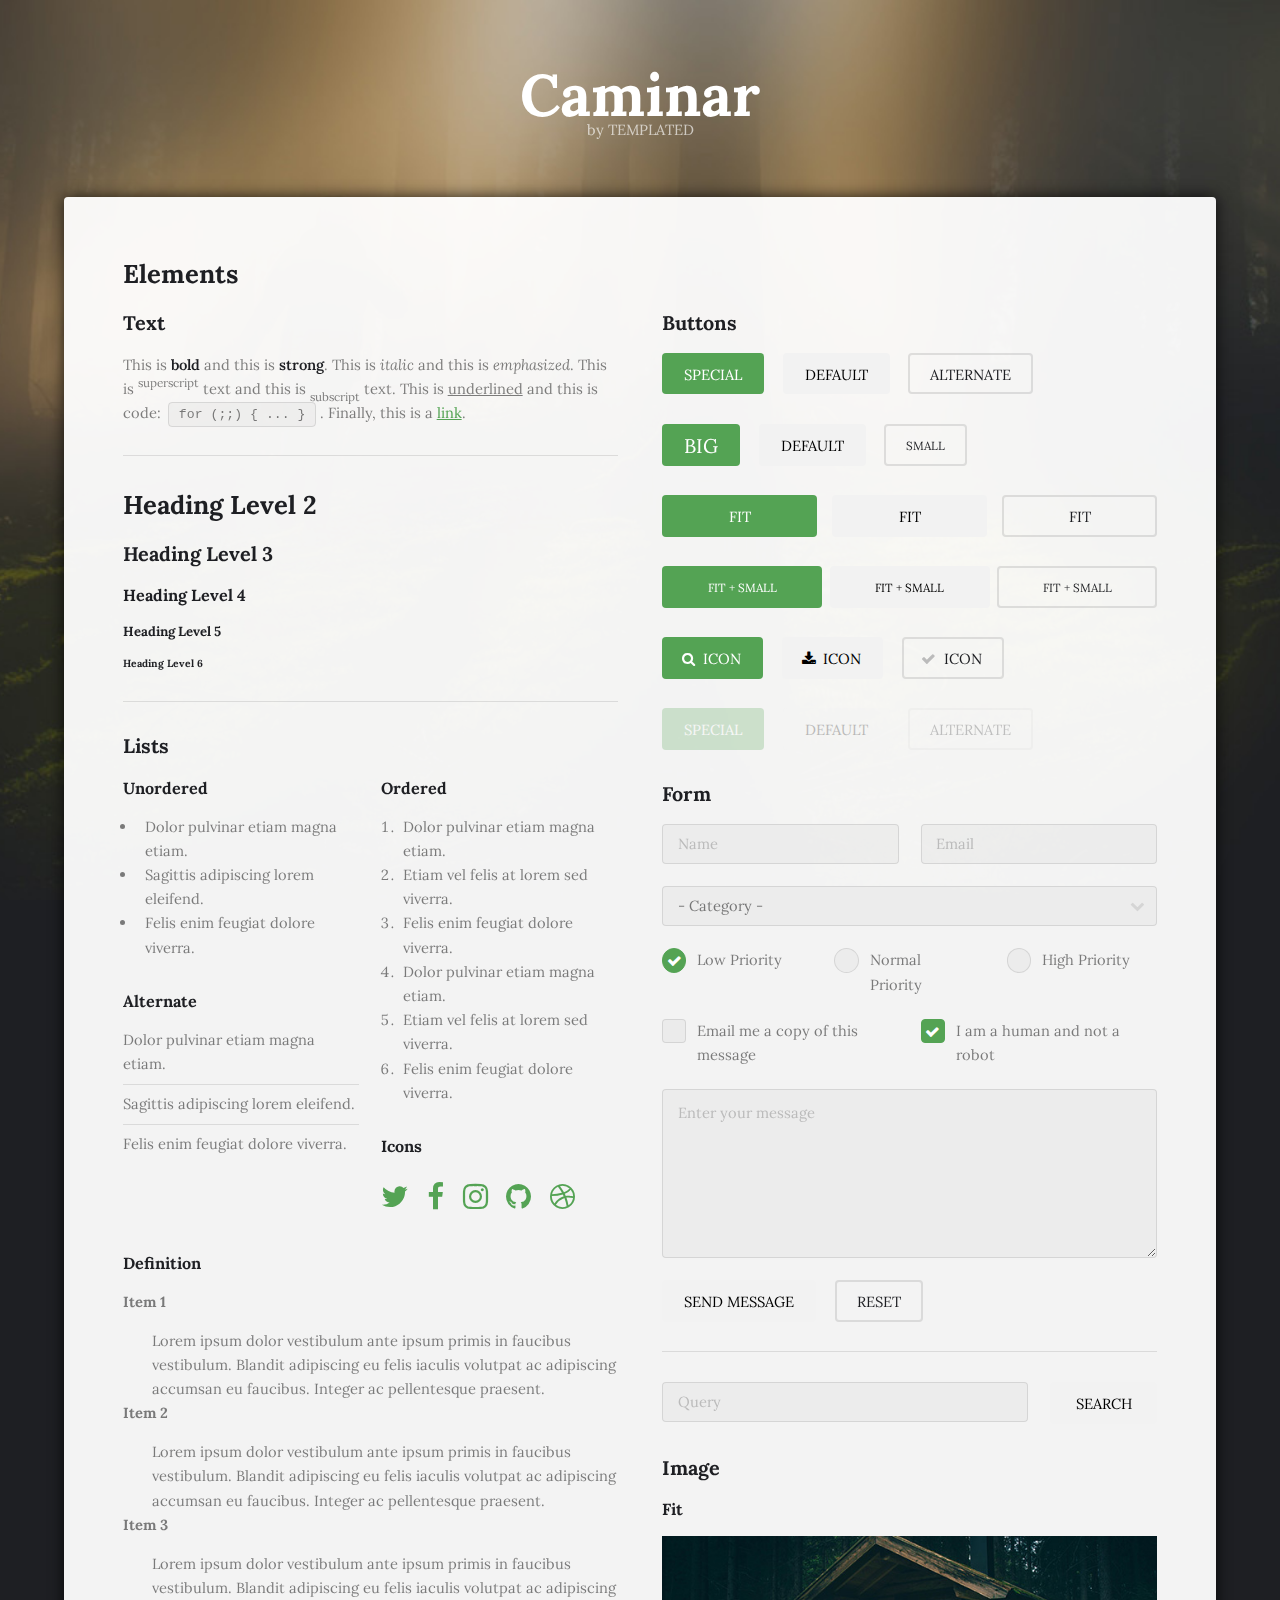
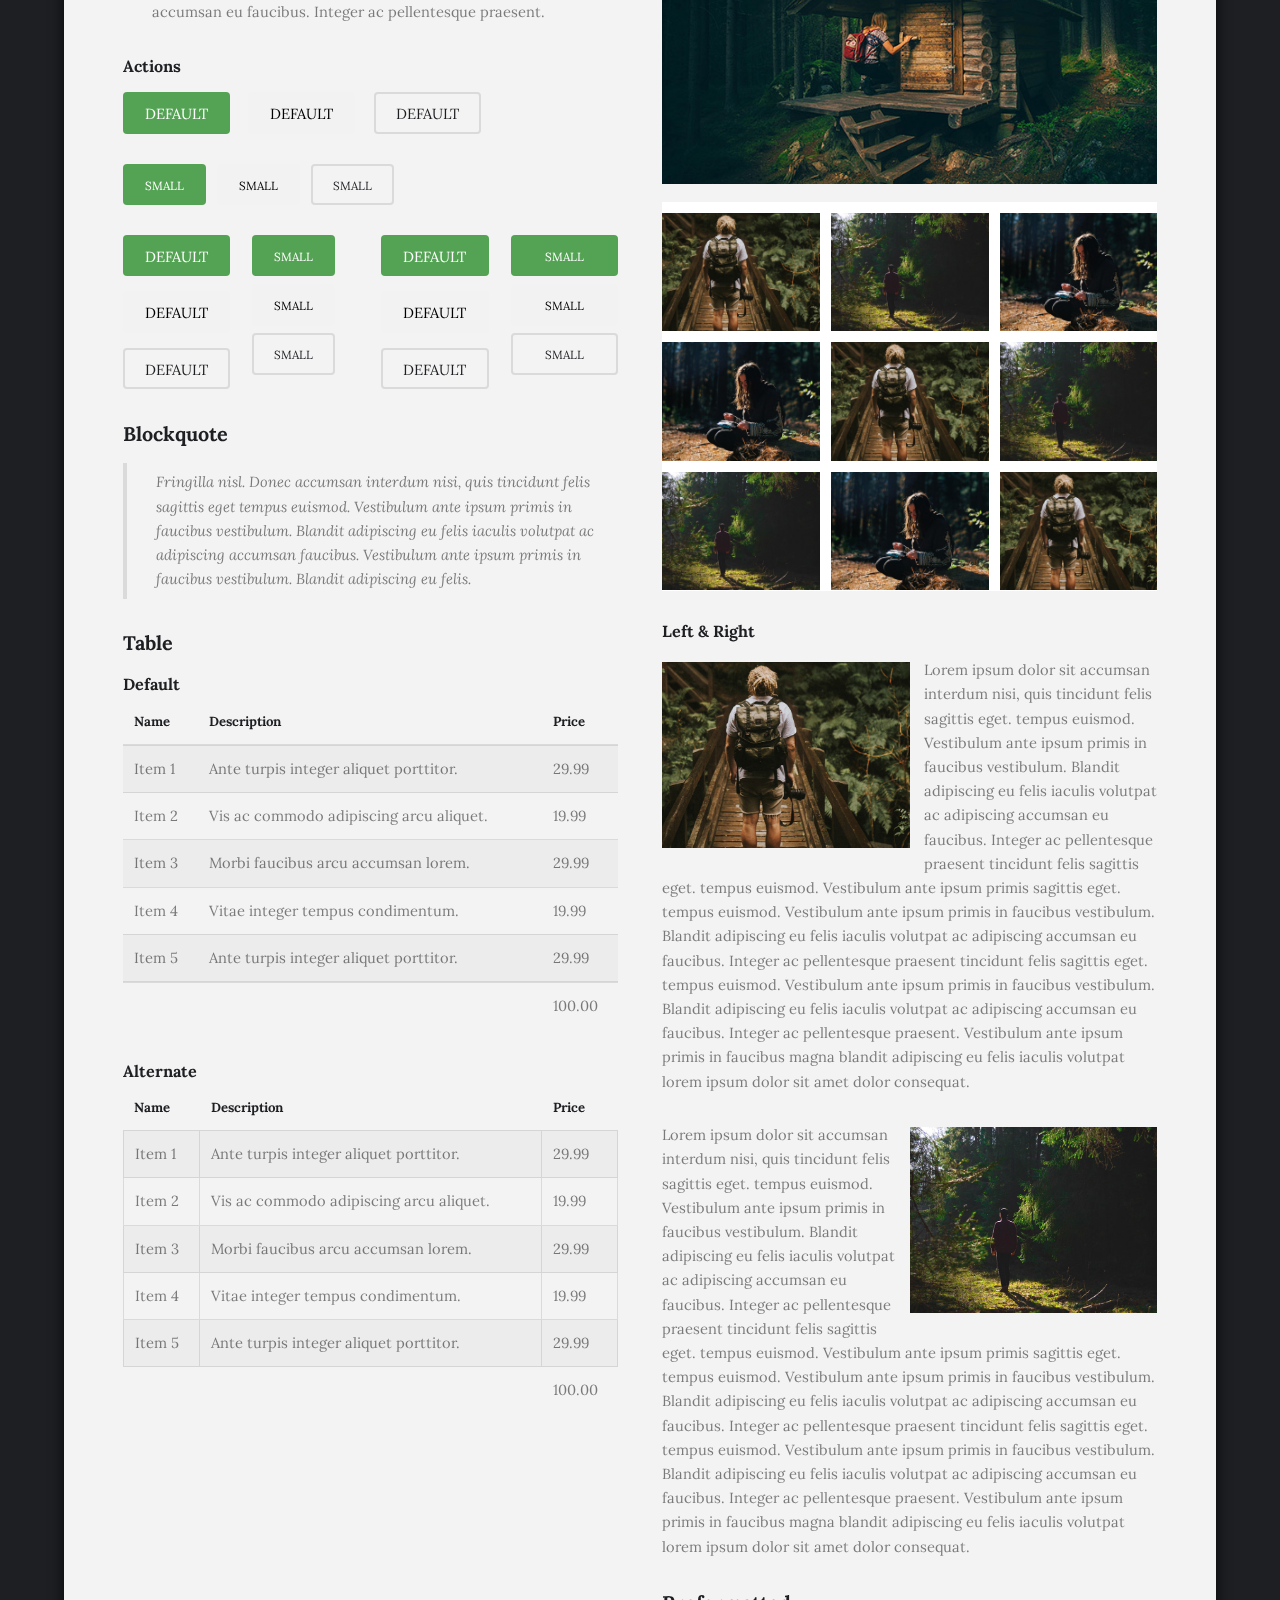
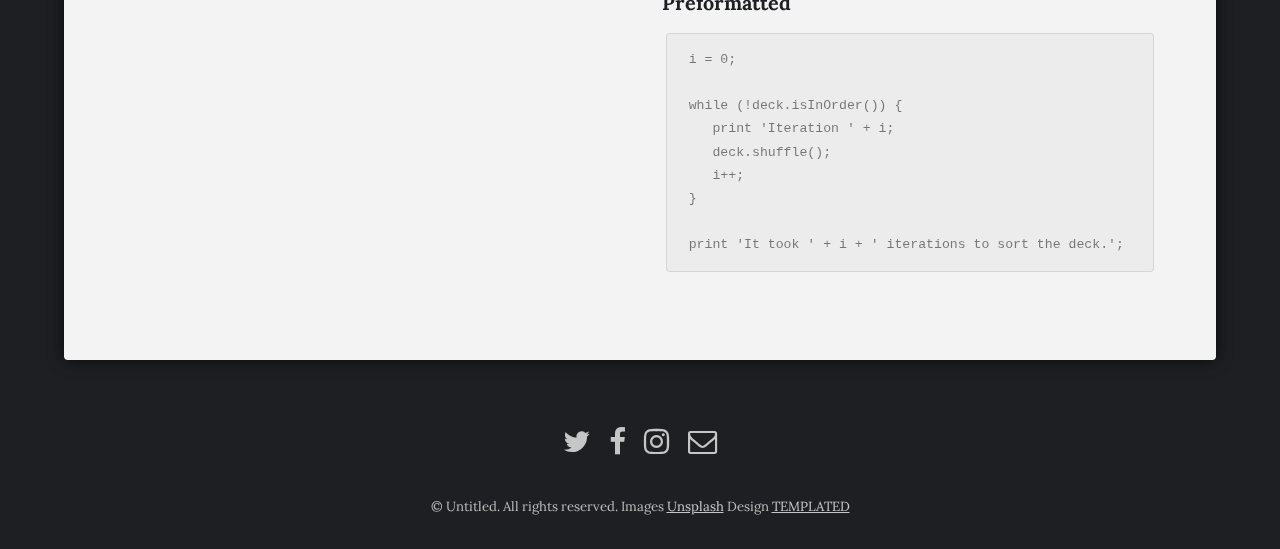
<file: elements.html>
<!DOCTYPE HTML>
<!--
	Caminar by TEMPLATED
	templated.co @templatedco
	Released for free under the Creative Commons Attribution 3.0 license (templated.co/license)
-->
<html>
	<head>
		<title>Caminar by TEMPLATED</title>
		<meta charset="utf-8" />
		<meta name="viewport" content="width=device-width, initial-scale=1" />
		<link rel="stylesheet" href="assets/css/main.css" />
	</head>
	<body>

		<!-- Header -->
			<header id="header">
				<div class="logo"><a href="#">Caminar <span>by TEMPLATED</span></a></div>
			</header>

		<!-- Main -->
			<section id="main">
				<div class="inner">
					<div class="wrapper style1">
						<div class="content">

							<!-- Elements -->
								<h2 id="elements">Elements</h2>
								<div class="row 200%">
									<div class="6u 12u$(medium)">

										<!-- Text stuff -->
											<h3>Text</h3>
											<p>This is <b>bold</b> and this is <strong>strong</strong>. This is <i>italic</i> and this is <em>emphasized</em>.
											This is <sup>superscript</sup> text and this is <sub>subscript</sub> text.
											This is <u>underlined</u> and this is code: <code>for (;;) { ... }</code>.
											Finally, this is a <a href="#">link</a>.</p>
											<hr />
											<h2>Heading Level 2</h2>
											<h3>Heading Level 3</h3>
											<h4>Heading Level 4</h4>
											<h5>Heading Level 5</h5>
											<h6>Heading Level 6</h6>
											<hr />

										<!-- Lists -->
											<h3>Lists</h3>
											<div class="row">
												<div class="6u 12u$(small)">

													<h4>Unordered</h4>
													<ul>
														<li>Dolor pulvinar etiam magna etiam.</li>
														<li>Sagittis adipiscing lorem eleifend.</li>
														<li>Felis enim feugiat dolore viverra.</li>
													</ul>

													<h4>Alternate</h4>
													<ul class="alt">
														<li>Dolor pulvinar etiam magna etiam.</li>
														<li>Sagittis adipiscing lorem eleifend.</li>
														<li>Felis enim feugiat dolore viverra.</li>
													</ul>

												</div>
												<div class="6u$ 12u$(small)">

													<h4>Ordered</h4>
													<ol>
														<li>Dolor pulvinar etiam magna etiam.</li>
														<li>Etiam vel felis at lorem sed viverra.</li>
														<li>Felis enim feugiat dolore viverra.</li>
														<li>Dolor pulvinar etiam magna etiam.</li>
														<li>Etiam vel felis at lorem sed viverra.</li>
														<li>Felis enim feugiat dolore viverra.</li>
													</ol>

													<h4>Icons</h4>
													<ul class="icons">
														<li><a href="#" class="icon fa-twitter"><span class="label">Twitter</span></a></li>
														<li><a href="#" class="icon fa-facebook"><span class="label">Facebook</span></a></li>
														<li><a href="#" class="icon fa-instagram"><span class="label">Instagram</span></a></li>
														<li><a href="#" class="icon fa-github"><span class="label">Github</span></a></li>
														<li><a href="#" class="icon fa-dribbble"><span class="label">Dribbble</span></a></li>
													</ul>

												</div>
											</div>
											<h4>Definition</h4>
											<dl>
												<dt>Item 1</dt>
												<dd>
													<p>Lorem ipsum dolor vestibulum ante ipsum primis in faucibus vestibulum. Blandit adipiscing eu felis iaculis volutpat ac adipiscing accumsan eu faucibus. Integer ac pellentesque praesent.</p>
												</dd>
												<dt>Item 2</dt>
												<dd>
													<p>Lorem ipsum dolor vestibulum ante ipsum primis in faucibus vestibulum. Blandit adipiscing eu felis iaculis volutpat ac adipiscing accumsan eu faucibus. Integer ac pellentesque praesent.</p>
												</dd>
												<dt>Item 3</dt>
												<dd>
													<p>Lorem ipsum dolor vestibulum ante ipsum primis in faucibus vestibulum. Blandit adipiscing eu felis iaculis volutpat ac adipiscing accumsan eu faucibus. Integer ac pellentesque praesent.</p>
												</dd>
											</dl>

											<h4>Actions</h4>
											<ul class="actions">
												<li><a href="#" class="button special">Default</a></li>
												<li><a href="#" class="button">Default</a></li>
												<li><a href="#" class="button alt">Default</a></li>
											</ul>
											<ul class="actions small">
												<li><a href="#" class="button special small">Small</a></li>
												<li><a href="#" class="button small">Small</a></li>
												<li><a href="#" class="button alt small">Small</a></li>
											</ul>
											<div class="row">
												<div class="3u 12u$(small)">
													<ul class="actions vertical">
														<li><a href="#" class="button special">Default</a></li>
														<li><a href="#" class="button">Default</a></li>
														<li><a href="#" class="button alt">Default</a></li>
													</ul>
												</div>
												<div class="3u 12u$(small)">
													<ul class="actions vertical small">
														<li><a href="#" class="button special small">Small</a></li>
														<li><a href="#" class="button small">Small</a></li>
														<li><a href="#" class="button alt small">Small</a></li>
													</ul>
												</div>
												<div class="3u 12u$(small)">
													<ul class="actions vertical">
														<li><a href="#" class="button special fit">Default</a></li>
														<li><a href="#" class="button fit">Default</a></li>
														<li><a href="#" class="button alt fit">Default</a></li>
													</ul>
												</div>
												<div class="3u$ 12u$(small)">
													<ul class="actions vertical small">
														<li><a href="#" class="button special small fit">Small</a></li>
														<li><a href="#" class="button small fit">Small</a></li>
														<li><a href="#" class="button alt small fit">Small</a></li>
													</ul>
												</div>
											</div>

										<!-- Blockquote -->
											<h3>Blockquote</h3>
											<blockquote>Fringilla nisl. Donec accumsan interdum nisi, quis tincidunt felis sagittis eget tempus euismod. Vestibulum ante ipsum primis in faucibus vestibulum. Blandit adipiscing eu felis iaculis volutpat ac adipiscing accumsan faucibus. Vestibulum ante ipsum primis in faucibus vestibulum. Blandit adipiscing eu felis.</blockquote>

										<!-- Table -->
											<h3>Table</h3>

											<h4>Default</h4>
											<div class="table-wrapper">
												<table>
													<thead>
														<tr>
															<th>Name</th>
															<th>Description</th>
															<th>Price</th>
														</tr>
													</thead>
													<tbody>
														<tr>
															<td>Item 1</td>
															<td>Ante turpis integer aliquet porttitor.</td>
															<td>29.99</td>
														</tr>
														<tr>
															<td>Item 2</td>
															<td>Vis ac commodo adipiscing arcu aliquet.</td>
															<td>19.99</td>
														</tr>
														<tr>
															<td>Item 3</td>
															<td> Morbi faucibus arcu accumsan lorem.</td>
															<td>29.99</td>
														</tr>
														<tr>
															<td>Item 4</td>
															<td>Vitae integer tempus condimentum.</td>
															<td>19.99</td>
														</tr>
														<tr>
															<td>Item 5</td>
															<td>Ante turpis integer aliquet porttitor.</td>
															<td>29.99</td>
														</tr>
													</tbody>
													<tfoot>
														<tr>
															<td colspan="2"></td>
															<td>100.00</td>
														</tr>
													</tfoot>
												</table>
											</div>

											<h4>Alternate</h4>
											<div class="table-wrapper">
												<table class="alt">
													<thead>
														<tr>
															<th>Name</th>
															<th>Description</th>
															<th>Price</th>
														</tr>
													</thead>
													<tbody>
														<tr>
															<td>Item 1</td>
															<td>Ante turpis integer aliquet porttitor.</td>
															<td>29.99</td>
														</tr>
														<tr>
															<td>Item 2</td>
															<td>Vis ac commodo adipiscing arcu aliquet.</td>
															<td>19.99</td>
														</tr>
														<tr>
															<td>Item 3</td>
															<td> Morbi faucibus arcu accumsan lorem.</td>
															<td>29.99</td>
														</tr>
														<tr>
															<td>Item 4</td>
															<td>Vitae integer tempus condimentum.</td>
															<td>19.99</td>
														</tr>
														<tr>
															<td>Item 5</td>
															<td>Ante turpis integer aliquet porttitor.</td>
															<td>29.99</td>
														</tr>
													</tbody>
													<tfoot>
														<tr>
															<td colspan="2"></td>
															<td>100.00</td>
														</tr>
													</tfoot>
												</table>
											</div>

									</div>
									<div class="6u$ 12u$(medium)">

										<!-- Buttons -->
											<h3>Buttons</h3>
											<ul class="actions">
												<li><a href="#" class="button special">Special</a></li>
												<li><a href="#" class="button">Default</a></li>
												<li><a href="#" class="button alt">Alternate</a></li>
											</ul>
											<ul class="actions">
												<li><a href="#" class="button special big">Big</a></li>
												<li><a href="#" class="button">Default</a></li>
												<li><a href="#" class="button alt small">Small</a></li>
											</ul>
											<ul class="actions fit">
												<li><a href="#" class="button special fit">Fit</a></li>
												<li><a href="#" class="button fit">Fit</a></li>
												<li><a href="#" class="button alt fit">Fit</a></li>
											</ul>
											<ul class="actions fit small">
												<li><a href="#" class="button special fit small">Fit + Small</a></li>
												<li><a href="#" class="button fit small">Fit + Small</a></li>
												<li><a href="#" class="button alt fit small">Fit + Small</a></li>
											</ul>
											<ul class="actions">
												<li><a href="#" class="button special icon fa-search">Icon</a></li>
												<li><a href="#" class="button icon fa-download">Icon</a></li>
												<li><a href="#" class="button alt icon fa-check">Icon</a></li>
											</ul>
											<ul class="actions">
												<li><span class="button special disabled">Special</span></li>
												<li><span class="button disabled">Default</span></li>
												<li><span class="button alt disabled">Alternate</span></li>
											</ul>

										<!-- Form -->
											<h3>Form</h3>

											<form method="post" action="#">
												<div class="row uniform">
													<div class="6u 12u$(xsmall)">
														<input type="text" name="name" id="name" value="" placeholder="Name" />
													</div>
													<div class="6u$ 12u$(xsmall)">
														<input type="email" name="email" id="email" value="" placeholder="Email" />
													</div>
													<!-- Break -->
													<div class="12u$">
														<div class="select-wrapper">
															<select name="category" id="category">
																<option value="">- Category -</option>
																<option value="1">Manufacturing</option>
																<option value="1">Shipping</option>
																<option value="1">Administration</option>
																<option value="1">Human Resources</option>
															</select>
														</div>
													</div>
													<!-- Break -->
													<div class="4u 12u$(small)">
														<input type="radio" id="priority-low" name="priority" checked>
														<label for="priority-low">Low Priority</label>
													</div>
													<div class="4u 12u$(small)">
														<input type="radio" id="priority-normal" name="priority">
														<label for="priority-normal">Normal Priority</label>
													</div>
													<div class="4u$ 12u$(small)">
														<input type="radio" id="priority-high" name="priority">
														<label for="priority-high">High Priority</label>
													</div>
													<!-- Break -->
													<div class="6u 12u$(small)">
														<input type="checkbox" id="copy" name="copy">
														<label for="copy">Email me a copy of this message</label>
													</div>
													<div class="6u$ 12u$(small)">
														<input type="checkbox" id="human" name="human" checked>
														<label for="human">I am a human and not a robot</label>
													</div>
													<!-- Break -->
													<div class="12u$">
														<textarea name="message" id="message" placeholder="Enter your message" rows="6"></textarea>
													</div>
													<!-- Break -->
													<div class="12u$">
														<ul class="actions">
															<li><input type="submit" value="Send Message" /></li>
															<li><input type="reset" value="Reset" class="alt" /></li>
														</ul>
													</div>
												</div>
											</form>

											<hr />

											<form method="post" action="#">
												<div class="row uniform">
													<div class="9u 12u$(small)">
														<input type="text" name="query" id="query" value="" placeholder="Query" />
													</div>
													<div class="3u$ 12u$(small)">
														<input type="submit" value="Search" class="fit" />
													</div>
												</div>
											</form>

										<!-- Image -->
											<h3>Image</h3>

											<h4>Fit</h4>
											<span class="image fit"><img src="images/pic01.jpg" alt="" /></span>
											<div class="box alt">
												<div class="row 50% uniform">
													<div class="4u"><span class="image fit"><img src="images/pic06.jpg" alt="" /></span></div>
													<div class="4u"><span class="image fit"><img src="images/pic07.jpg" alt="" /></span></div>
													<div class="4u$"><span class="image fit"><img src="images/pic08.jpg" alt="" /></span></div>
													<!-- Break -->
													<div class="4u"><span class="image fit"><img src="images/pic08.jpg" alt="" /></span></div>
													<div class="4u"><span class="image fit"><img src="images/pic06.jpg" alt="" /></span></div>
													<div class="4u$"><span class="image fit"><img src="images/pic07.jpg" alt="" /></span></div>
													<!-- Break -->
													<div class="4u"><span class="image fit"><img src="images/pic07.jpg" alt="" /></span></div>
													<div class="4u"><span class="image fit"><img src="images/pic08.jpg" alt="" /></span></div>
													<div class="4u$"><span class="image fit"><img src="images/pic06.jpg" alt="" /></span></div>
												</div>
											</div>

											<h4>Left &amp; Right</h4>
											<p><span class="image left"><img src="images/pic06.jpg" alt="" /></span>Lorem ipsum dolor sit accumsan interdum nisi, quis tincidunt felis sagittis eget. tempus euismod. Vestibulum ante ipsum primis in faucibus vestibulum. Blandit adipiscing eu felis iaculis volutpat ac adipiscing accumsan eu faucibus. Integer ac pellentesque praesent tincidunt felis sagittis eget. tempus euismod. Vestibulum ante ipsum primis sagittis eget. tempus euismod. Vestibulum ante ipsum primis in faucibus vestibulum. Blandit adipiscing eu felis iaculis volutpat ac adipiscing accumsan eu faucibus. Integer ac pellentesque praesent tincidunt felis sagittis eget. tempus euismod. Vestibulum ante ipsum primis in faucibus vestibulum. Blandit adipiscing eu felis iaculis volutpat ac adipiscing accumsan eu faucibus. Integer ac pellentesque praesent. Vestibulum ante ipsum primis in faucibus magna blandit adipiscing eu felis iaculis volutpat lorem ipsum dolor sit amet dolor consequat.</p>
											<p><span class="image right"><img src="images/pic07.jpg" alt="" /></span>Lorem ipsum dolor sit accumsan interdum nisi, quis tincidunt felis sagittis eget. tempus euismod. Vestibulum ante ipsum primis in faucibus vestibulum. Blandit adipiscing eu felis iaculis volutpat ac adipiscing accumsan eu faucibus. Integer ac pellentesque praesent tincidunt felis sagittis eget. tempus euismod. Vestibulum ante ipsum primis sagittis eget. tempus euismod. Vestibulum ante ipsum primis in faucibus vestibulum. Blandit adipiscing eu felis iaculis volutpat ac adipiscing accumsan eu faucibus. Integer ac pellentesque praesent tincidunt felis sagittis eget. tempus euismod. Vestibulum ante ipsum primis in faucibus vestibulum. Blandit adipiscing eu felis iaculis volutpat ac adipiscing accumsan eu faucibus. Integer ac pellentesque praesent. Vestibulum ante ipsum primis in faucibus magna blandit adipiscing eu felis iaculis volutpat lorem ipsum dolor sit amet dolor consequat.</p>

										<!-- Preformatted Code -->
											<h3>Preformatted</h3>
											<pre><code>i = 0;

while (!deck.isInOrder()) {
   print 'Iteration ' + i;
   deck.shuffle();
   i++;
}

print 'It took ' + i + ' iterations to sort the deck.';
</code></pre>

									</div>
								</div>
							</div>

						</div>
					</div>
			</section>

		<!-- Footer -->
			<footer id="footer">
				<div class="container">
					<ul class="icons">
						<li><a href="#" class="icon fa-twitter"><span class="label">Twitter</span></a></li>
						<li><a href="#" class="icon fa-facebook"><span class="label">Facebook</span></a></li>
						<li><a href="#" class="icon fa-instagram"><span class="label">Instagram</span></a></li>
						<li><a href="#" class="icon fa-envelope-o"><span class="label">Email</span></a></li>
					</ul>
				</div>
				<div class="copyright">
					&copy; Untitled. All rights reserved. Images <a href="https://unsplash.com">Unsplash</a> Design <a href="https://templated.co">TEMPLATED</a>
				</div>
			</footer>

		<!-- Scripts -->
			<script src="assets/js/jquery.min.js"></script>
			<script src="assets/js/jquery.poptrox.min.js"></script>
			<script src="assets/js/skel.min.js"></script>
			<script src="assets/js/util.js"></script>
			<script src="assets/js/main.js"></script>

	</body>
</html>
</file>
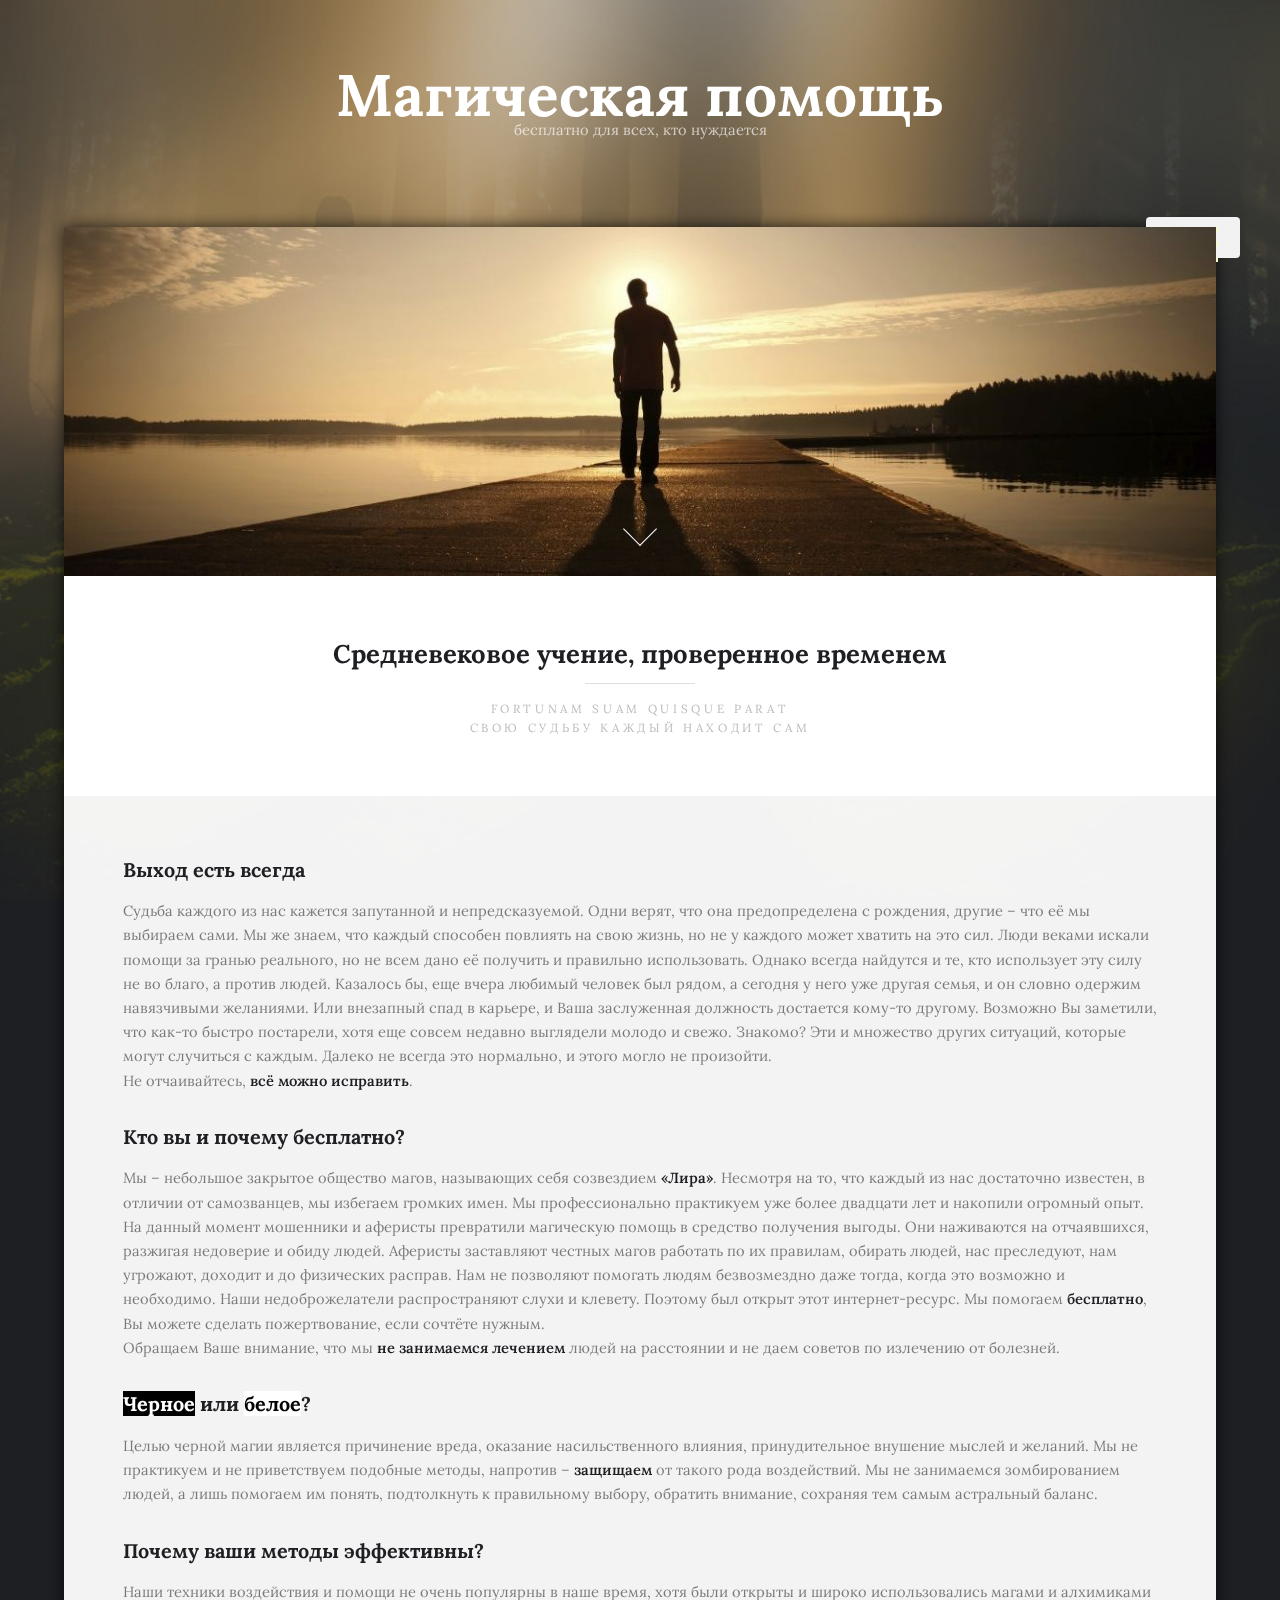
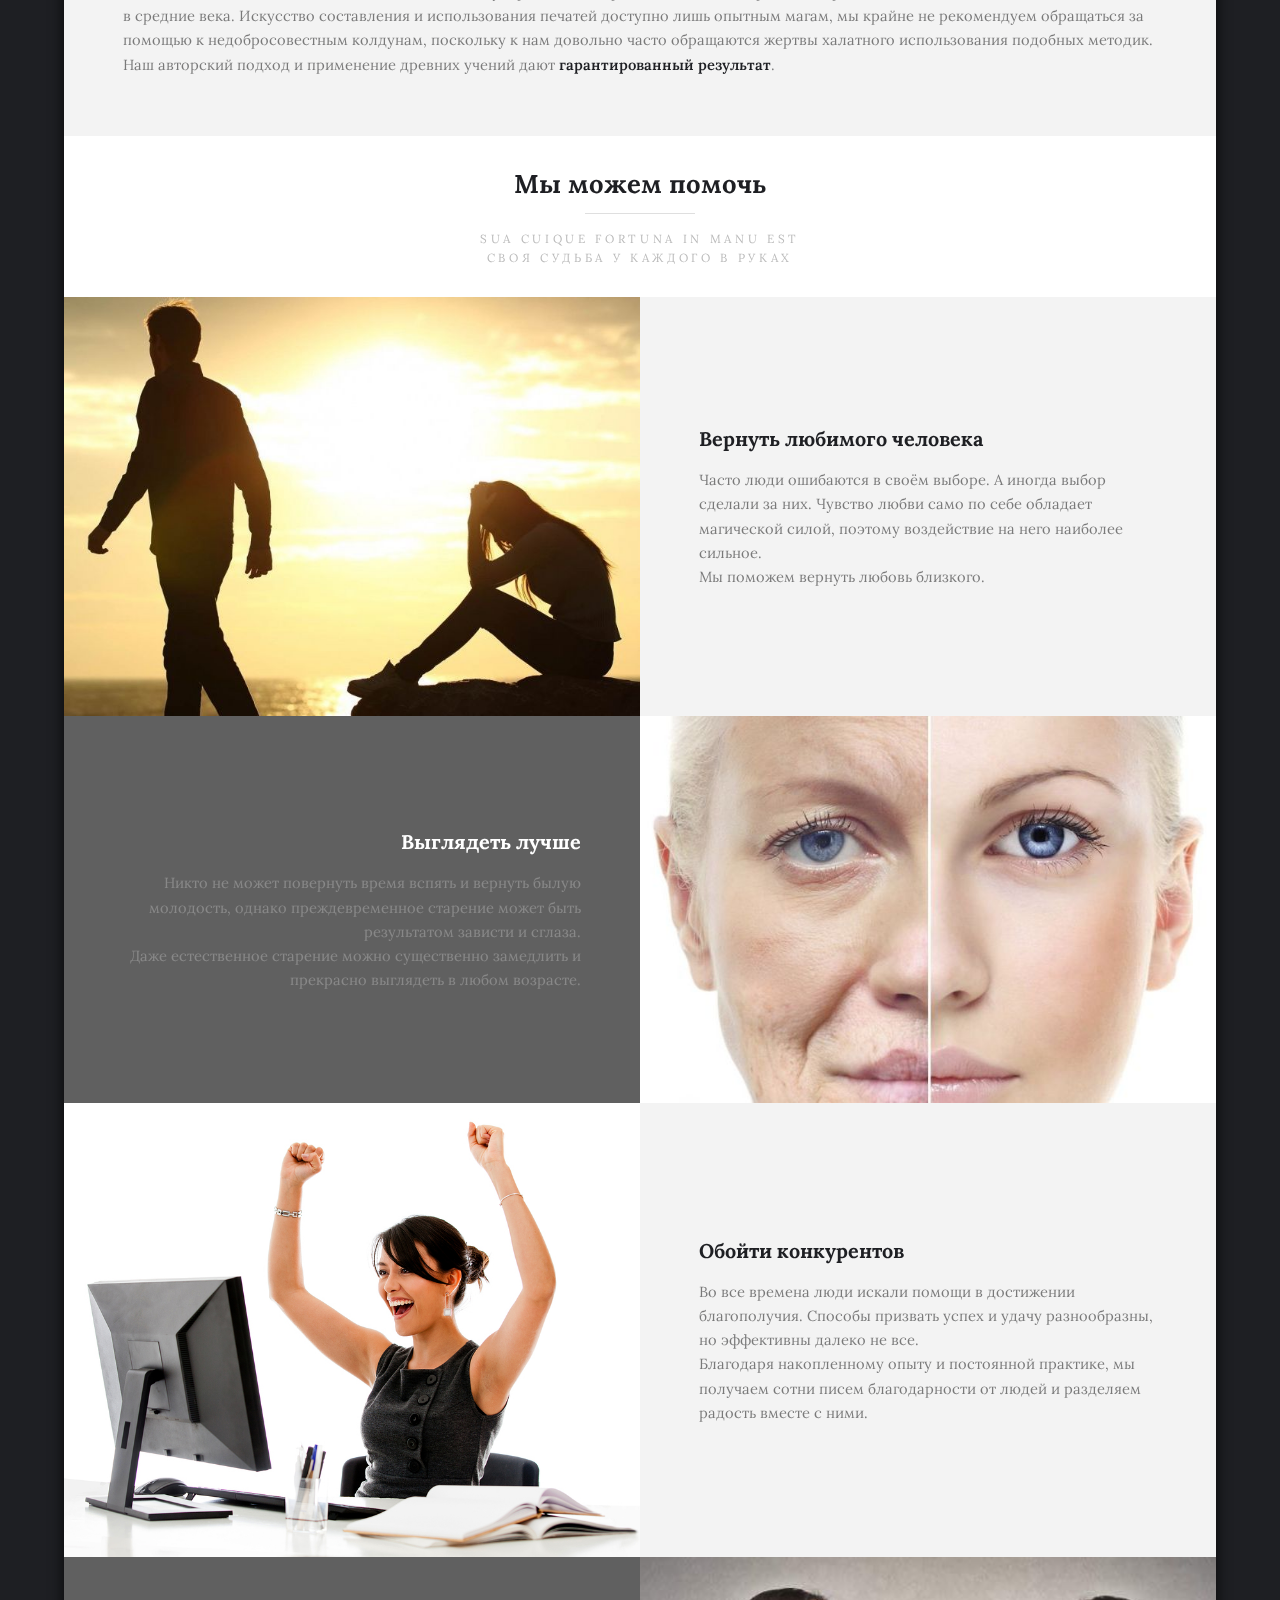
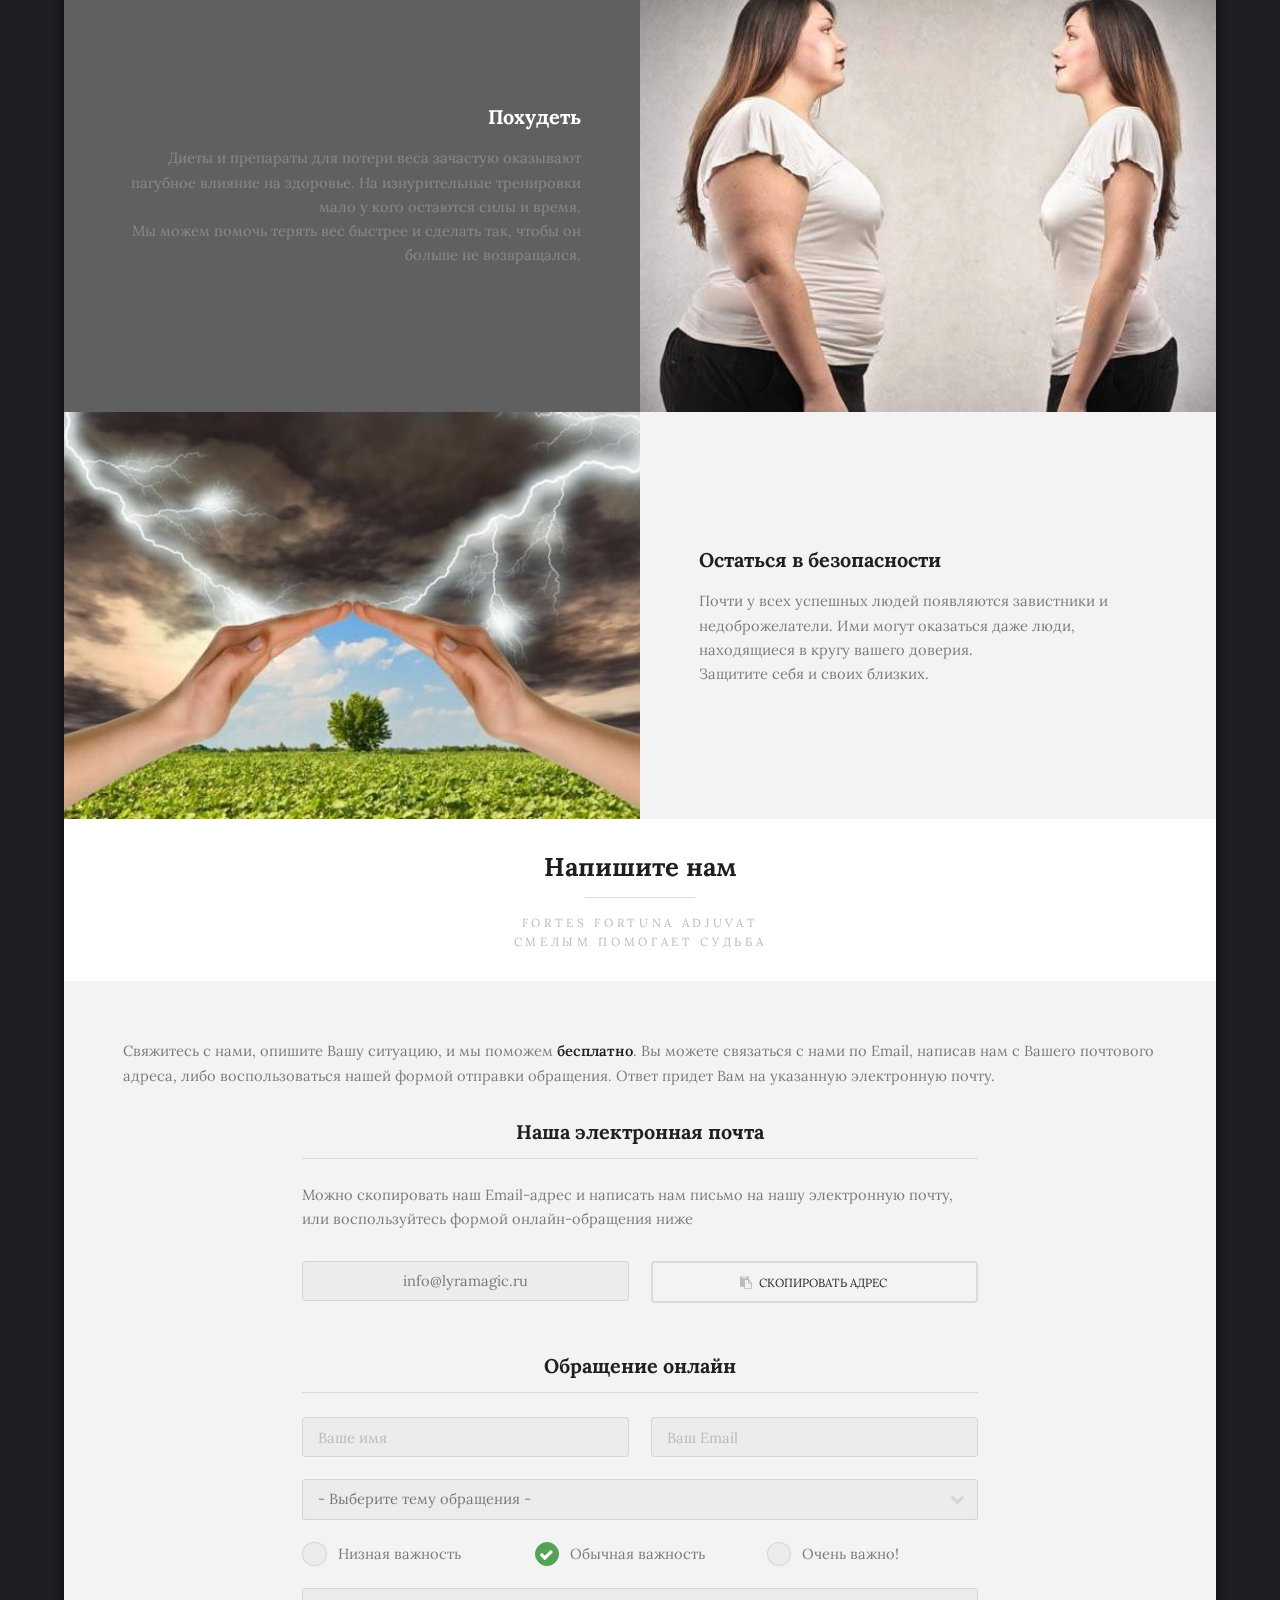
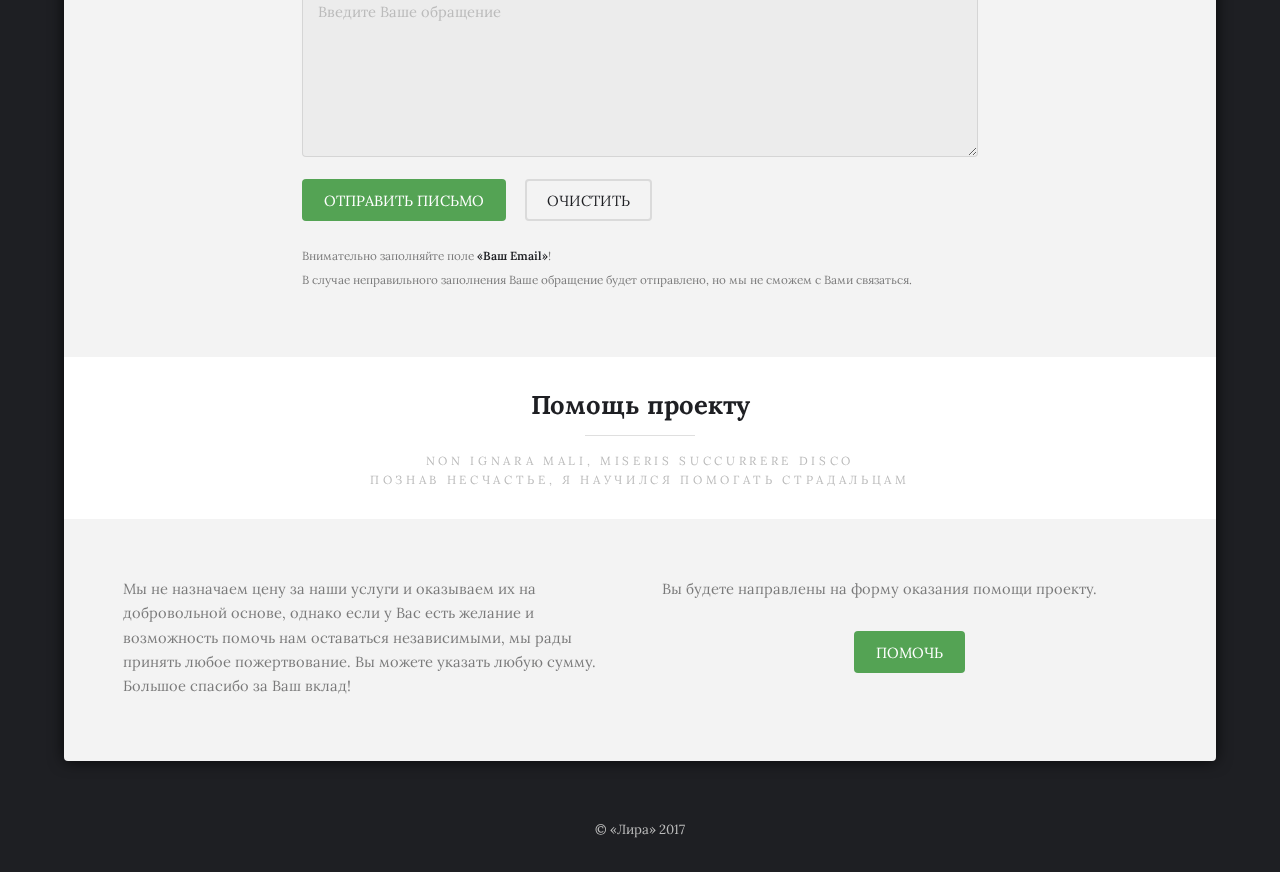
<file: index.menu.html>
<!DOCTYPE HTML>
<!--
	Caminar by TEMPLATED
	templated.co @templatedco
	Released for free under the Creative Commons Attribution 3.0 license (templated.co/license)
-->
<html>
	<head>
		<title>Магическая помощь</title>
		<meta charset="utf-8" />
		<meta name="viewport" content="width=device-width, initial-scale=1" />
		<link rel="stylesheet" href="assets/css/main.css" />
		
		<!-- Favicon -->
		<link rel="apple-touch-icon" sizes="180x180" href="images/favicon/apple-touch-icon.png">
		<link rel="icon" type="image/png" sizes="32x32" href="images/favicon/favicon-32x32.png">
		<link rel="icon" type="image/png" sizes="16x16" href="images/favicon/favicon-16x16.png">
		<!-- <link rel="manifest" href="images/favicon/manifest.json"> -->
		<link rel="mask-icon" href="images/favicon/safari-pinned-tab.svg" color="#5bbad5">
		<meta name="theme-color" content="#ffffff">
		<!---->
	</head>
	<body>
	
<div class="nav-right visible-xs">
  <div class="nav-button" id="btn1">
    <div class="bar top"></div>
    <div class="bar middle"></div>
    <div class="bar bottom"></div>
  </div>
</div>
<!-- nav-right -->



<div class="sidebar">
  <ul class="sidebar-list">
    <li class="sidebar-item"><a href="#one" class="sidebar-anchor">Item 1</a></li>
    <li class="sidebar-item"><a href="#three" class="sidebar-anchor">Item 2</a></li>
    <li class="sidebar-item"><a href="#contact" class="sidebar-anchor">Item 3</a></li>
    <li class="sidebar-item"><a href="#helpus" class="sidebar-anchor">Item 4</a></li>
  </ul>
</div>
	
		<!-- Header -->
			<header id="header">
				<div class="logo"><a href="#">Магическая помощь <span>бесплатно для всех, кто нуждается</span></a></div>
			</header>

		<!-- Main -->
		<main>
			<nav>
			<div class="nav-right hidden-xs">
				<div class="button" id="btn2">
				<div class="bar top"></div>
				<div class="bar middle"></div>
				<div class="bar bottom"></div>
				</div>
			</div>
			</nav>
		
			<section id="main">
				<div class="inner">

				<!-- One -->
					<section id="one" class="wrapper style1">

						<div class="image fit flush">
							<img src="images/pic02.jpg" alt="" />
							<section id="section_main" class="demo">
								<a href="#" onclick="return scrollDown();"><span></span></a>
							</section>							
						</div>
						
						<header class="special">
							<h2>Средневековое учение, проверенное временем</h2>
							<p>Fortunam suam quisque parat<br />Свою судьбу каждый находит сам</p>
						</header>
						<div class="content">
							<h3>Выход есть всегда</h3>
							<p>Судьба каждого из нас кажется запутанной и непредсказуемой. Одни верят, что она предопределена с рождения, другие &ndash; что её мы выбираем сами. Мы же знаем, что каждый способен повлиять на свою жизнь, но не у каждого может хватить на это сил. Люди веками искали помощи за гранью реального, но не всем дано её получить и правильно использовать. Однако всегда найдутся и те, кто использует эту силу не во благо, а против людей. Казалось бы, еще вчера любимый человек был рядом, а сегодня у него уже другая семья, и он словно одержим навязчивыми желаниями. Или внезапный спад в карьере, и Ваша заслуженная должность достается кому-то другому. Возможно Вы заметили, что как-то быстро постарели, хотя еще совсем недавно выглядели молодо и свежо. Знакомо? Эти и множество других ситуаций, которые могут случиться с каждым. Далеко не всегда это нормально, и этого могло не произойти. <br />Не отчаивайтесь, <strong>всё можно исправить</strong>.</p>
							<h3>Кто вы и почему бесплатно?</h3>
							<p>Мы &ndash; небольшое закрытое общество магов, называющих себя созвездием <strong>&laquo;Лира&raquo;</strong>. Несмотря на то, что каждый из нас достаточно известен, в отличии от самозванцев, мы избегаем громких имен. Мы профессионально практикуем уже более двадцати лет и накопили огромный опыт. На данный момент мошенники и аферисты превратили магическую помощь в средство получения выгоды. Они наживаются на отчаявшихся, разжигая недоверие и обиду людей. Аферисты заставляют честных магов работать по их правилам, обирать людей, нас преследуют, нам угрожают, доходит и до физических расправ. Нам не позволяют помогать людям безвозмездно даже тогда, когда это возможно и необходимо. Наши недоброжелатели распространяют слухи и клевету. Поэтому был открыт этот интернет-ресурс. Мы помогаем <strong>бесплатно</strong>, Вы можете сделать пожертвование, если сочтёте нужным. <br /> Обращаем Ваше внимание, что мы <strong>не занимаемся лечением</strong> людей на расстоянии и не даем советов по излечению от болезней.</p>
							<h3><span style="background-color:black;color:white;">Черное</span> или <span style="background-color:white;color:black;">белое</span>?</h3>
							<p>Целью черной магии является причинение вреда, оказание насильственного влияния, принудительное внушение мыслей и желаний. Мы не практикуем и не приветствуем подобные методы, напротив &ndash; <strong>защищаем</strong> от такого рода воздействий. Мы не занимаемся зомбированием людей, а лишь помогаем им понять, подтолкнуть к правильному выбору, обратить внимание, сохраняя тем самым астральный баланс.</p>
							<h3>Почему ваши методы эффективны?</h3>
							<p>Наши техники воздействия и помощи не очень популярны в наше время, хотя были открыты и широко использовались магами и алхимиками в средние века. Искусство составления и использования печатей доступно лишь опытным магам, мы крайне не рекомендуем обращаться за помощью к недобросовестным колдунам, поскольку к нам довольно часто обращаются жертвы халатного использования подобных методик. Наш авторский подход и применение древних учений дают <strong>гарантированный результат</strong>.</p>
						</div>
					</section>

				<!-- Two 
					<section id="two" class="wrapper style2">
						<header>
							<h2>Vestibulum Convallis</h2>
							<p>vehicula urna sed justo bibendum</p>
						</header>
						<div class="content">
							<div class="gallery">
								<div>
									<div class="image fit flush">
										<a href="images/pic03.jpg"><img src="images/pic03.jpg" alt="" /></a>
									</div>
								</div>
								<div>
									<div class="image fit flush">
										<a href="images/pic01.jpg"><img src="images/pic01.jpg" alt="" /></a>
									</div>
								</div>
								<div>
									<div class="image fit flush">
										<a href="images/pic04.jpg"><img src="images/pic04.jpg" alt="" /></a>
									</div>
								</div>
								<div>
									<div class="image fit flush">
										<a href="images/pic05.jpg"><img src="images/pic05.jpg" alt="" /></a>
									</div>
								</div>
							</div>
						</div>
					</section> -->

				<!-- Three -->
					<section id="three" class="wrapper">
						<header>
							<h2>Мы можем помочь</h2>
							<p>Sua cuique fortuna in manu est<br />Своя судьба у каждого в руках</p>
						</header>
						<div class="spotlight">
							<div class="image flush"><img src="images/pic10.jpg" alt="" /></div>
							<div class="inner">
								<h3>Вернуть любимого человека</h3>
								<p>Часто люди ошибаются в своём выборе. А иногда выбор сделали за них. Чувство любви само по себе обладает магической силой, поэтому воздействие на него наиболее сильное.<br />Мы поможем вернуть любовь близкого.</p>
							</div>
						</div>
						<div class="spotlight alt">
							<div class="image flush"><img src="images/pic11.jpg" alt="" /></div>
							<div  class="inner">
								<h3>Выглядеть лучше</h3>
								<p>Никто не может повернуть время вспять и вернуть былую молодость, однако преждевременное старение может быть результатом зависти и сглаза.<br />Даже естественное старение можно существенно замедлить и прекрасно выглядеть в любом возрасте.</p>
							</div>
						</div>
						<div class="spotlight">
							<div class="image flush"><img src="images/pic12.jpg" alt="" /></div>
							<div class="inner">
								<h3>Обойти конкурентов</h3>
								<p>Во все времена люди искали помощи в достижении благополучия. Способы призвать успех и удачу разнообразны, но эффективны далеко не все.<br />Благодаря накопленному опыту и постоянной практике, мы получаем сотни писем благодарности от людей и разделяем радость вместе с ними.</p>
							</div>
						</div>
						<div class="spotlight alt">
							<div class="image flush"><img src="images/pic14.jpg" alt="" /></div>
							<div  class="inner">
								<h3>Похудеть</h3>
								<p>Диеты и препараты для потери веса зачастую оказывают пагубное влияние на здоровье. На изнурительные тренировки мало у кого остаются силы и время.<br />Мы можем помочь терять вес быстрее и сделать так, чтобы он больше не возвращался.</p>
							</div>
						</div>
						<div class="spotlight">
							<div class="image flush"><img src="images/pic13.jpg" alt="" /></div>
							<div  class="inner">
								<h3>Остаться в безопасности</h3>
								<p>Почти у всех успешных людей появляются завистники и недоброжелатели. Ими могут оказаться даже люди, находящиеся в кругу вашего доверия.<br />Защитите себя и своих близких.</p>
							</div>
						</div>
					</section>

					<section id="contact" class="wrapper style1">
						<header>
							<h2>Напишите нам</h2>
							<p>Fortes fortuna adjuvat<br />Смелым помогает судьба</p>
						</header>
						
						<div class="content">
							<p>Свяжитесь с нами, опишите Вашу ситуацию, и мы поможем <strong>бесплатно</strong>.
							Вы можете связаться с нами по Email, написав нам с Вашего почтового адреса, либо воспользоваться нашей формой отправки обращения. Ответ придет Вам на указанную электронную почту.</p>
							<div class="row 200%">
								<!-- <div class="4u 12u$(medium)">
									<div style="text-align:center;">
									<input class="js-copytextarea" type="text" name="query" value="text@text.com" readonly="true" style="text-align:center;" /><br />
									<button onclick="myCopy();" class="button alt small icon fa-clipboard js-textareacopybtn fit">Скопировать адрес</button>
									<form action="https://mailto:huy.v.glaz@mail.ru">
										<input type="submit" class="button alt small icon fa-envelope-o fit" value="Создать письмо">
									</form>
									</div>
									<div id="snackbar">Email скопирован в буфер обмена.</div>
								</div> -->
								<div class="2u 12u$(medium)">
									<div style="visibility: hidden;">.</div>
								</div>
								<div class="8u 12u$(medium)">
									<!-- <p>Внимательно заполняйте поле <strong>&laquo;Ваш Email&raquo;</strong>!
									<br />В случае неправильного заполнения Ваше обращение будет отправлено, но мы не сможем с Вами связаться.</p> -->
									<div style="text-align:center; height:2.85rem; border-bottom:solid 1px; margin-bottom: 2rem 0; border-bottom-color: rgba(144, 144, 144, 0.25);"><h3>Наша электронная почта</h3></div><br />
									<p>Можно скопировать наш Email-адрес и написать нам письмо на нашу электронную почту, или воспользуйтесь формой онлайн-обращения ниже</p>
									<div class="row uniform">
										<div class="6u 12u$(xsmall)">
											<input class="js-copytextarea" type="text" name="query" value="info@lyramagic.ru" readonly="true" style="text-align:center;" />
										</div>
										<div class="6u$ 12u$(xsmall)">
											<button onclick="myCopy();" class="button alt small icon fa-clipboard js-textareacopybtn fit">Скопировать адрес</button>
										</div>
									</div>
									<br /><br />
									
									
									<div style="text-align:center; height:2.85rem; border-bottom:solid 1px; margin-bottom: 2rem 0; border-bottom-color: rgba(144, 144, 144, 0.25);"><h3>Обращение онлайн</h3></div><br />
									<form id="contact-form" method="post" action="https://briskforms.com/go/10d7e691ab54440058ef691a3ea94d90">
									<!-- <form method="post" action="mailto:test@test.com"> -->
										<input type="hidden" name="_language" value="ru" />
										<input type="text"   name="_gotcha"   style="display:none" />
										<input type="hidden" name="_next"     value="sent.html" />
										<div class="row uniform">
											<div class="6u 12u$(xsmall)">
												<input type="text" id="name" name="name" value="" placeholder="Ваше имя" required />
											</div>
											<div class="6u$ 12u$(xsmall)">
												<input type="email" id="email" name="email" value="" placeholder="Ваш Email" required />
											</div>
											<!-- Break -->
											<div class="12u$">
												<div class="select-wrapper">
													<select name="_subject" id="category" required>
														<option value="" >- Выберите тему обращения -</option>
														<option value="Вернуть любимого человека">Вернуть любимого человека</option>
														<option value="Омоложение">Красота</option>
														<option value="Успех в делах">Успех в делах</option>
														<option value="Похудение">Похудение</option>
														<option value="Защита от воздействий">Защита от воздействий</option>
														<option value="Благодарность">Благодарность</option>
														<option value="Другое">Другое</option>
													</select>
												</div>
											</div>
											<!-- Break -->
											<div class="4u 12u$(small)">
												<input type="radio" id="priority-low" value="Несрочно" name="priority">
												<label for="priority-low">Низная важность</label>
											</div>
											<div class="4u 12u$(small)">
												<input type="radio" id="priority-normal" value="Обычная важность" name="priority" checked>
												<label for="priority-normal">Обычная важность</label>
											</div>
											<div class="4u$ 12u$(small)">
												<input type="radio" id="priority-high" value="Очень важно!" name="priority">
												<label for="priority-high">Очень важно!</label>
											</div>
											<!-- Break -->
											<div class="12u$">
												<textarea name="message" id="message" placeholder="Введите Ваше обращение" rows="6" required></textarea>
											</div>
											<!-- Break -->
											<div class="12u$">
												<ul class="actions">
													<li><input type="submit" value="Отправить письмо" class="special" /></li>
													<li><input type="reset" value="Очистить" class="alt" /></li>
												</ul>
											</div>
										</div>
									</form>
									<sup>Внимательно заполняйте поле <strong>&laquo;Ваш Email&raquo;</strong>!
									<br />В случае неправильного заполнения Ваше обращение будет отправлено, но мы не сможем с Вами связаться.</sup>
								</div>
								<div class="2u 12u$(medium)">
									<div style="visibility: hidden;">.</div>
								</div>
							</div>
						</div>
						<div id="snackbar">Email скопирован в буфер обмена.</div>
						
					</section>
					<section id="helpus" style="text-align:center;" class="wrapper style1">
						<header>
							<h2>Помощь проекту</h2>
							<p>Non ignara mali, miseris succurrere disco<br />Познав несчастье, я научился помогать страдальцам</p>
						</header>
					
					<div class="content">
						<div class="row 200%">
							<div class="6u 12u$(medium)" style="text-align:left;">
								<p>Мы не назначаем цену за наши услуги и оказываем их на добровольной основе, однако если у Вас есть желание и возможность помочь нам оставаться независимыми, мы рады принять любое пожертвование. Вы можете указать любую сумму.<br />Большое спасибо за Ваш вклад!</p>
							</div>
							<div class="6u$ 12u$(medium)" style="text-align:left;">
								<p>
									Вы будете направлены на форму оказания помощи проекту.
								</p>
								<form target="_blank" action="https://my.qiwi.com/Anzhela-MCZTTmP_w0">
									<div style="text-align:center;">
										<input type="submit" class="button special" value="Помочь">
									</div>
								</form>
								
								<!-- <form id="donateform"> 
									<input type="hidden" name="id" value="0" />
									<input type="hidden" name="quickpay-form" value="donate" />
									<input type="hidden" name="targets" value="Безвозмездная помощь" />
									<span>Сумма пожертвования в рублях</span><input type="number" min="50" step="50" name="sum" value="500" placeholder="500" required /><br />
									<input type="text"   name="short-dest" placeholder="Комментарий (необязательно)" maxlength="50" /><br />
									<input type="hidden" name="need-fio" value="false" />
									<input type="hidden" name="need-email" value="false" />
									<input type="hidden" name="need-phone" value="false" />
									<input type="hidden" name="need-address" value="false" />
									<input type="hidden" name="successURL" value="//localhost:8080/thanks.html">
									<ul class="actions vertical">
										<li><input type="radio" name="paymentType" value="PC" id="yadPC" />
										<label class="fa-search" for="yadPC">Яндекс.Деньгами</label></li>
										<li><input type="radio" name="paymentType" value="AC" id="yadAC" checked>
										<label for="yadAC">Банковской картой</label></li>
										<li><input type="radio" name="paymentType" value="MC" id="yadMC">
										<label for="yadMC">С мобильного</label></li>
									</ul>
									<div style="text-align:center;">
										
									</div>
								</form> -->
							</div>
						</div>
					</div>
					
					</section>
					
					
				</div>
			</section>
		</main>
			
		<!-- Footer -->
			<footer id="footer">
				<!--<div class="container">
					<ul class="icons">
						<li><a href="#" class="icon fa-twitter"><span class="label">Twitter</span></a></li>
						<li><a href="#" class="icon fa-facebook"><span class="label">Facebook</span></a></li>
						<li><a href="#" class="icon fa-instagram"><span class="label">Instagram</span></a></li>
						<li><a href="#" class="icon fa-envelope-o"><span class="label">Email</span></a></li>
					</ul>
				</div>-->
				<div class="copyright">
					&copy; &laquo;Лира&raquo; 2017
				</div>
			</footer>

		<!-- Scripts -->
			<script src="assets/js/jquery.min.js"></script>
			<script src="assets/js/jquery.poptrox.min.js"></script>
			<script src="assets/js/skel.min.js"></script>
			<script src="assets/js/util.js"></script>
			<script src="assets/js/main.js"></script>
			
			<script>
				function Donate(){
				}
			</script>
			
			<script>
				function scrollDown () {
					$('html, body').animate({scrollTop: $("#section_main").offset().top}, 500);
				};
			</script>
			<script>
				var copyTextareaBtn = document.querySelector('.js-textareacopybtn');

				copyTextareaBtn.addEventListener('click', function(event) {
				  var copyTextarea = document.querySelector('.js-copytextarea');
				  copyTextarea.select();

				  try {
					var successful = document.execCommand('copy');
					var msg = successful ? 'successful' : 'unsuccessful';
					console.log('Copying text command was ' + msg);
				  } catch (err) {
					console.log('Oops, unable to copy');
				  }
				});
			</script>
			<script>
				function myCopy() {
					// Get the snackbar DIV
					var x = document.getElementById("snackbar")
					// Add the "show" class to DIV
					x.className = "show";
					// After 3 seconds, remove the show class from DIV
					setTimeout(function(){ x.className = x.className.replace("show", ""); }, 3000);
				};
			</script>
			<script>
				$(document).ready(function() {

				  function toggleSidebar() {
					$(".button").toggleClass("active");
					$("main").toggleClass("move-to-left");
					$(".sidebar").toggleClass("active");
					$(".sidebar-item").toggleClass("active");
				  }

				  /*$(".button").on("click tap", function() {
					toggleSidebar();
				  });*/

				  $("#btn1").on("click tap", function() {
					toggleSidebar();
				  });

				  $("#btn2").on("click tap", function() {
					toggleSidebar();
				  });

				  $(document).keyup(function(e) {
					if (e.keyCode === 27) {
					  toggleSidebar();
					}
				  });
				});
			</script>
	</body>
</html>
</file>
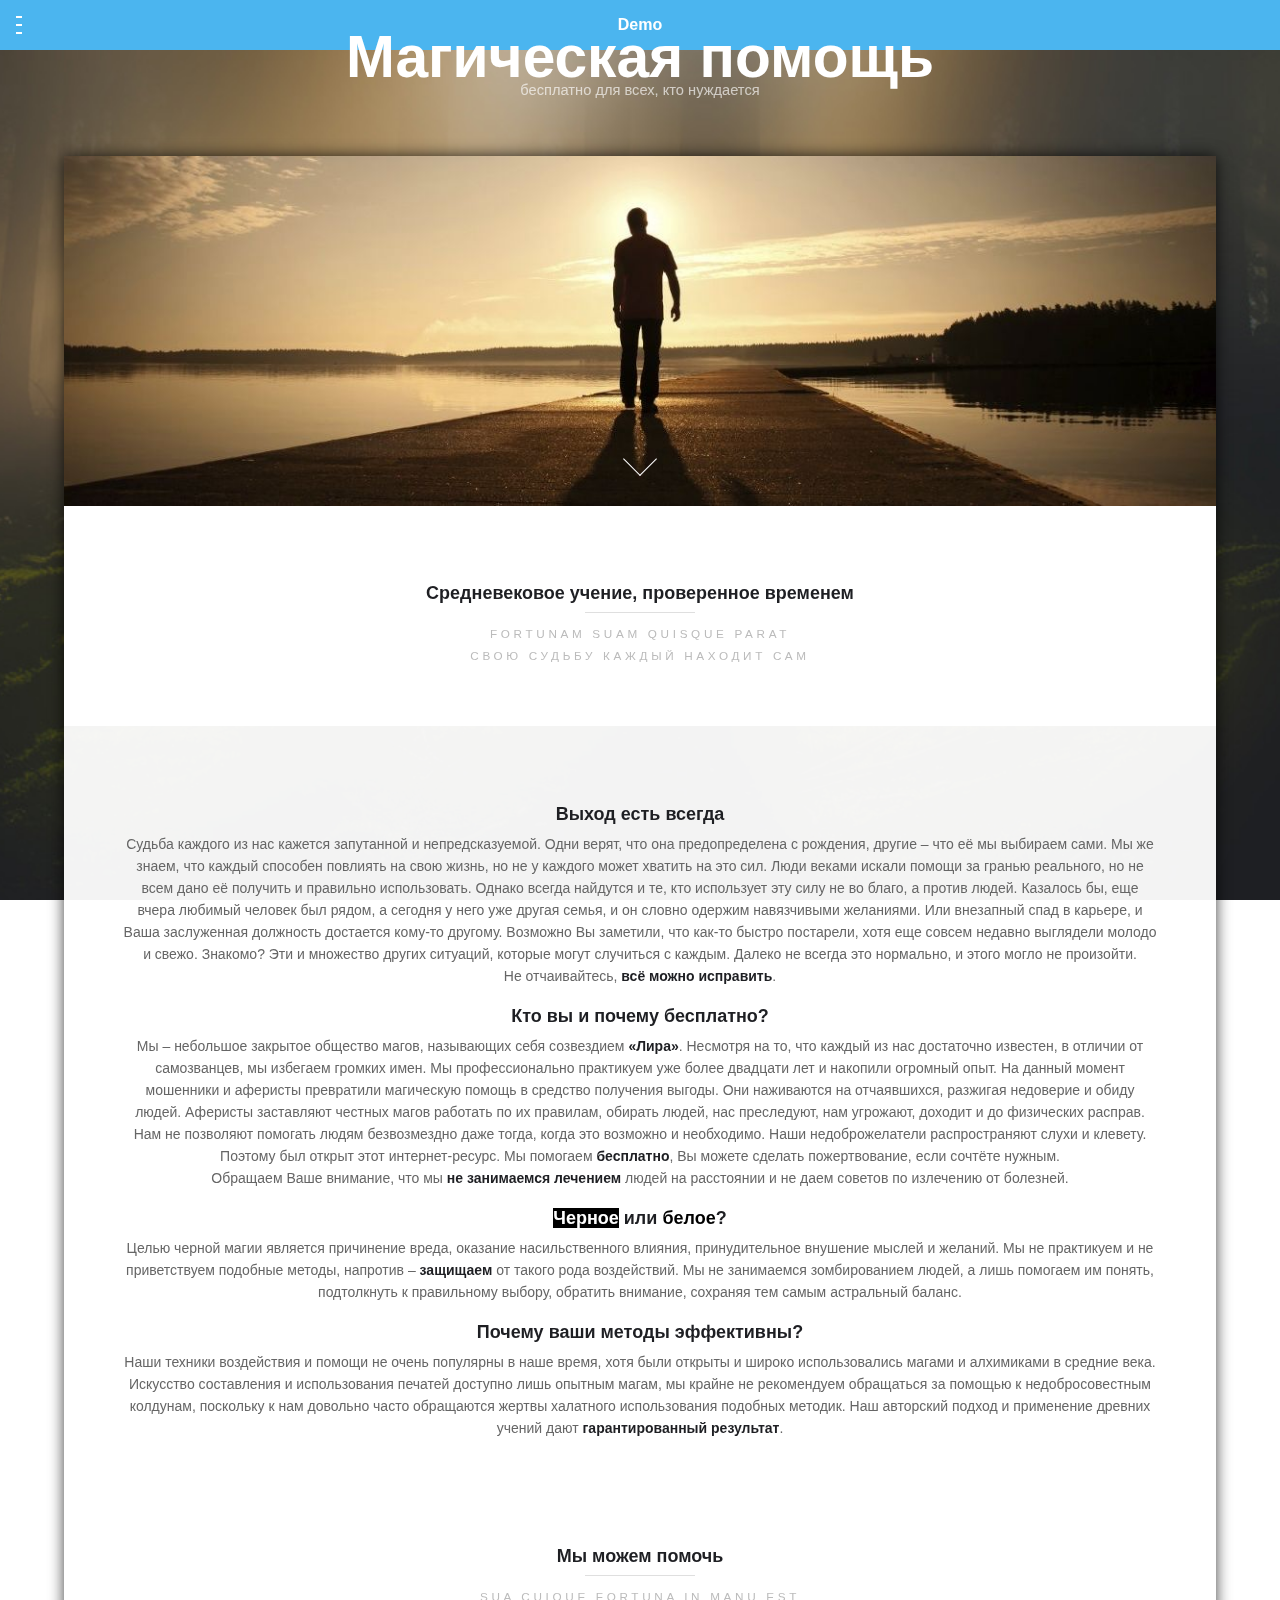
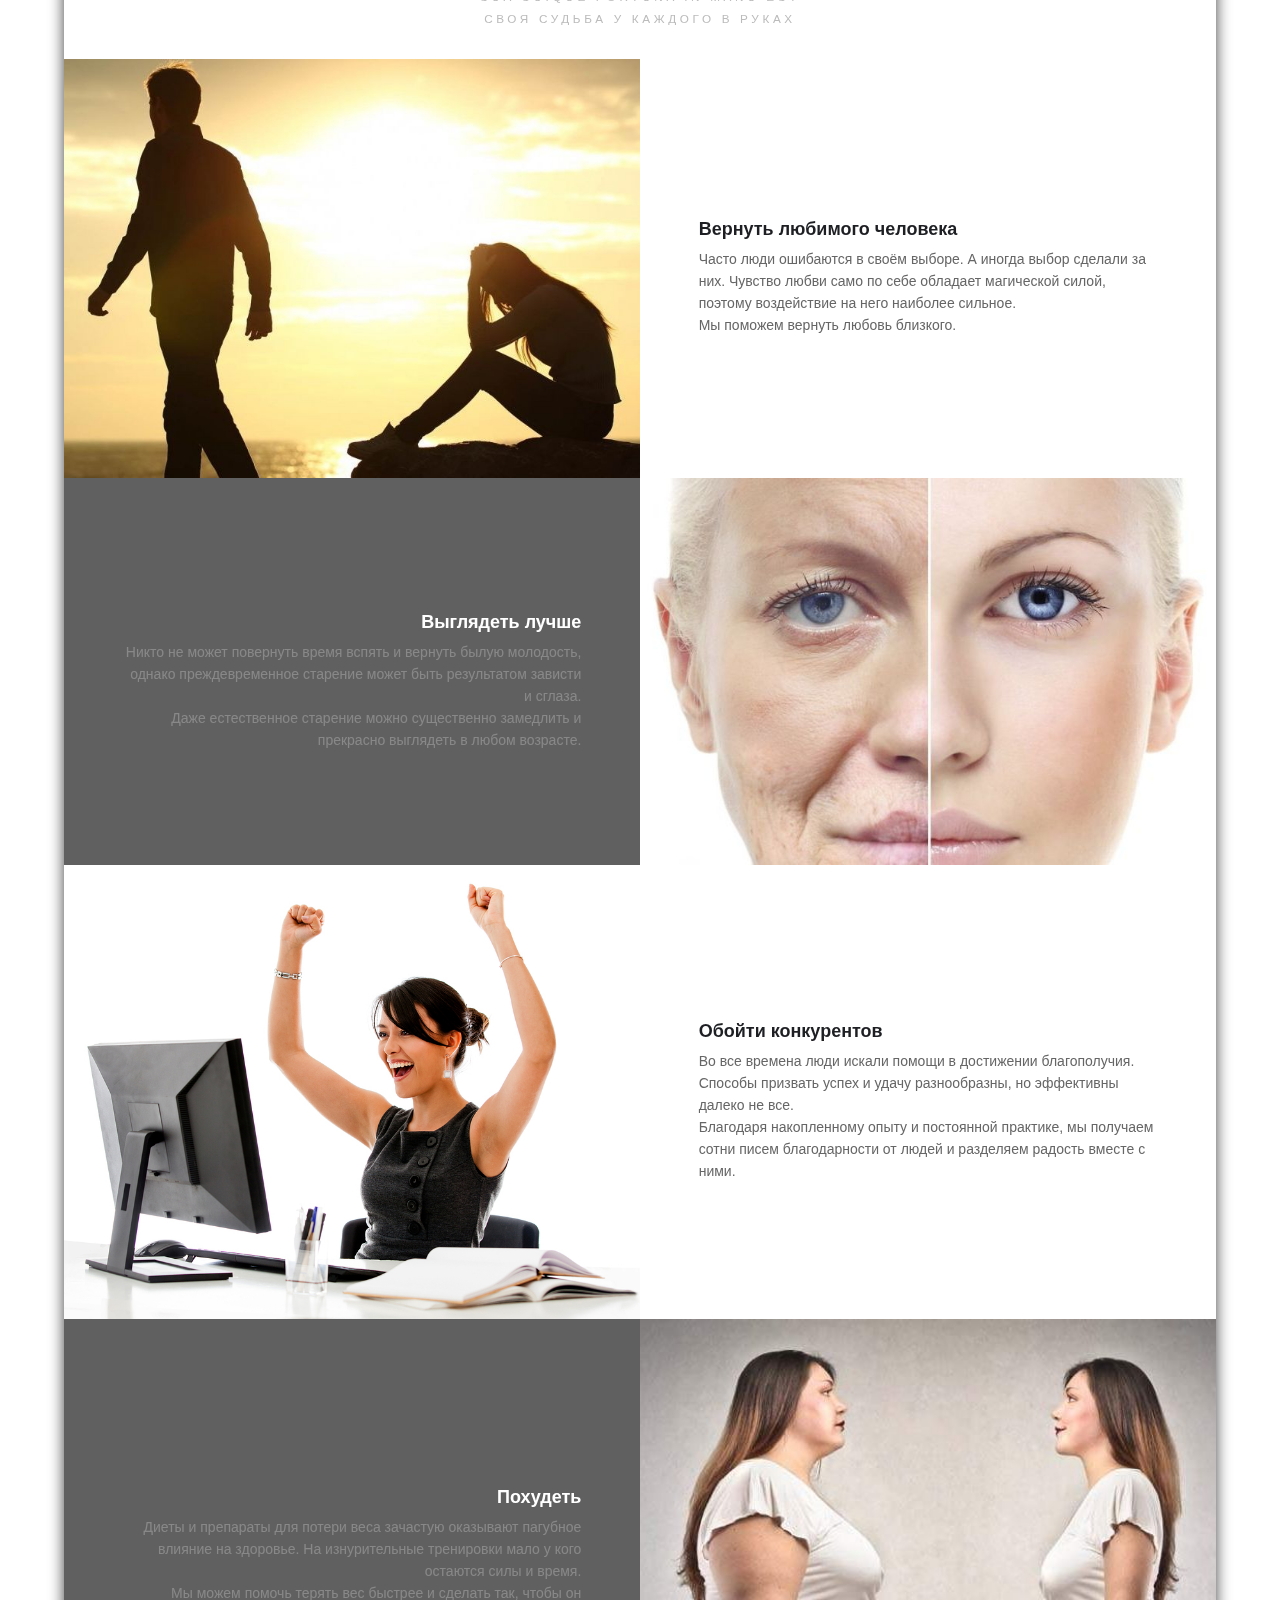
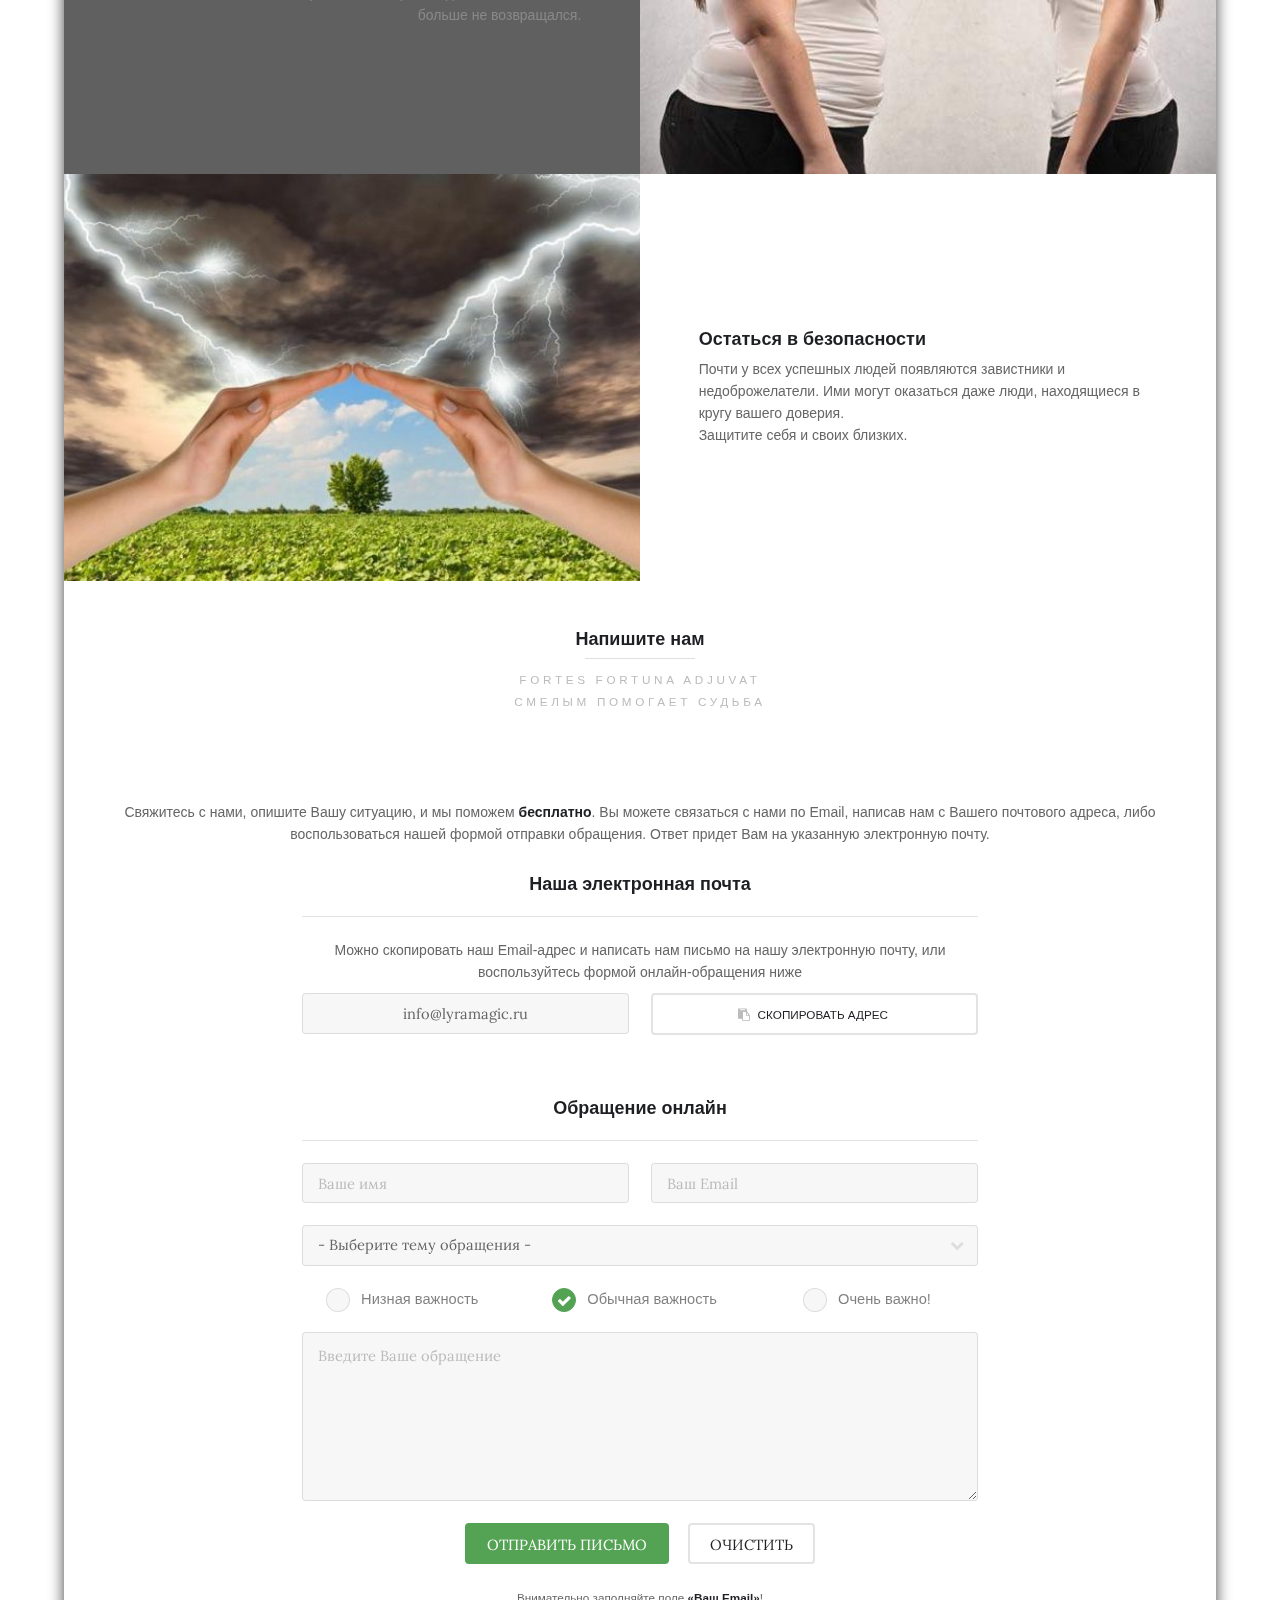
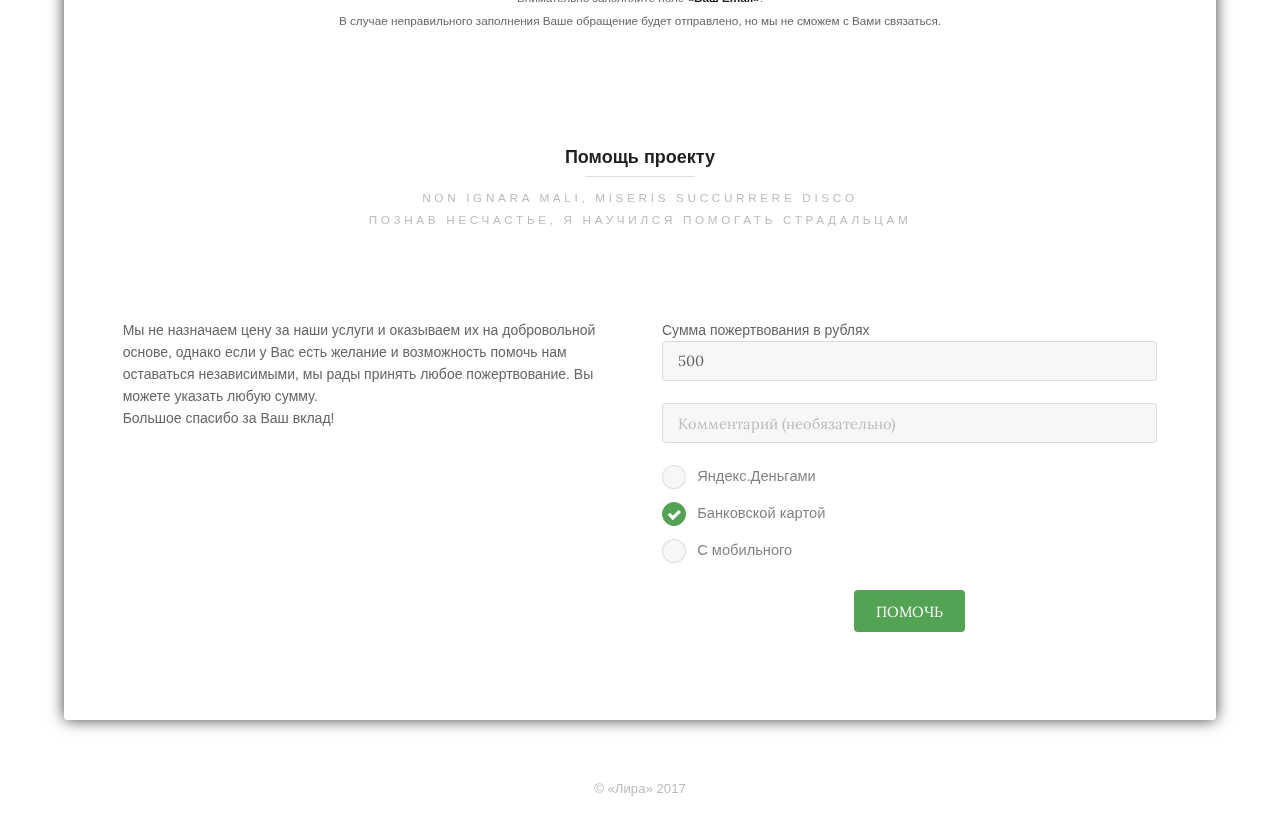
<file: index.menu2.html>
<!DOCTYPE HTML>
<!--
	Caminar by TEMPLATED
	templated.co @templatedco
	Released for free under the Creative Commons Attribution 3.0 license (templated.co/license)
-->
<html>
	<head>
		<title>Магическая помощь</title>
		<meta charset="utf-8" />
		<meta name="viewport" content="width=device-width, initial-scale=1" />
		<link rel="stylesheet" href="assets/css/main.css" />
		<link type="text/css" rel="stylesheet" href="mmenu-light.css" />
		<link type="text/css" rel="stylesheet" href="demo.css" />
		
		<!-- Favicon -->
		<link rel="apple-touch-icon" sizes="180x180" href="images/favicon/apple-touch-icon.png">
		<link rel="icon" type="image/png" sizes="32x32" href="images/favicon/favicon-32x32.png">
		<link rel="icon" type="image/png" sizes="16x16" href="images/favicon/favicon-16x16.png">
		<link rel="manifest" href="images/favicon/manifest.json">
		<link rel="mask-icon" href="images/favicon/safari-pinned-tab.svg" color="#5bbad5">
		<meta name="theme-color" content="#ffffff">
		<!---->
	</head>
	<body>
	
			<div class="header">
				<a href="#menu"><span></span></a>
				Demo
				<nav id="menu">
					<ul>
						<li class="Selected"><a href="#">Home</a></li>
						<li><span>About us</span>
							<ul>
								<li><a href="#about/history">History</a></li>
								<li><span>The team</span>
									<ul>
										<li><a href="#about/team/management">Management</a></li>
										<li><a href="#about/team/sales">Sales</a></li>
										<li><a href="#helpus">Development</a></li>
									</ul>
								</li>
								<li><a href="#about/address">Our address</a></li>
							</ul>
						</li>
						<li><a href="#two">Contact</a></li>
					</ul>
				</nav>
			</div>
	

		<!-- Header -->
			<header id="header">
				<div class="logo"><a href="#">Магическая помощь <span>бесплатно для всех, кто нуждается</span></a></div>
			</header>

		<!-- Main -->
			<section id="main">
				<div class="inner">

				<!-- One -->
					<section id="one" class="wrapper style1">

						<div class="image fit flush">
							<img src="images/pic02.jpg" alt="" />
							<section id="section_main" class="demo">
								<a href="#" onclick="return scrollDown();"><span></span></a>
							</section>							
						</div>
						<header class="special">
							<h2>Средневековое учение, проверенное временем</h2>
							<p>Fortunam suam quisque parat<br />Свою судьбу каждый находит сам</p>
						</header>
						<div class="content">
							<h3>Выход есть всегда</h3>
							<p>Судьба каждого из нас кажется запутанной и непредсказуемой. Одни верят, что она предопределена с рождения, другие &ndash; что её мы выбираем сами. Мы же знаем, что каждый способен повлиять на свою жизнь, но не у каждого может хватить на это сил. Люди веками искали помощи за гранью реального, но не всем дано её получить и правильно использовать. Однако всегда найдутся и те, кто использует эту силу не во благо, а против людей. Казалось бы, еще вчера любимый человек был рядом, а сегодня у него уже другая семья, и он словно одержим навязчивыми желаниями. Или внезапный спад в карьере, и Ваша заслуженная должность достается кому-то другому. Возможно Вы заметили, что как-то быстро постарели, хотя еще совсем недавно выглядели молодо и свежо. Знакомо? Эти и множество других ситуаций, которые могут случиться с каждым. Далеко не всегда это нормально, и этого могло не произойти. <br />Не отчаивайтесь, <strong>всё можно исправить</strong>.</p>
							<h3>Кто вы и почему бесплатно?</h3>
							<p>Мы &ndash; небольшое закрытое общество магов, называющих себя созвездием <strong>&laquo;Лира&raquo;</strong>. Несмотря на то, что каждый из нас достаточно известен, в отличии от самозванцев, мы избегаем громких имен. Мы профессионально практикуем уже более двадцати лет и накопили огромный опыт. На данный момент мошенники и аферисты превратили магическую помощь в средство получения выгоды. Они наживаются на отчаявшихся, разжигая недоверие и обиду людей. Аферисты заставляют честных магов работать по их правилам, обирать людей, нас преследуют, нам угрожают, доходит и до физических расправ. Нам не позволяют помогать людям безвозмездно даже тогда, когда это возможно и необходимо. Наши недоброжелатели распространяют слухи и клевету. Поэтому был открыт этот интернет-ресурс. Мы помогаем <strong>бесплатно</strong>, Вы можете сделать пожертвование, если сочтёте нужным. <br /> Обращаем Ваше внимание, что мы <strong>не занимаемся лечением</strong> людей на расстоянии и не даем советов по излечению от болезней.</p>
							<h3><span style="background-color:black;color:white;">Черное</span> или <span style="background-color:white;color:black;">белое</span>?</h3>
							<p>Целью черной магии является причинение вреда, оказание насильственного влияния, принудительное внушение мыслей и желаний. Мы не практикуем и не приветствуем подобные методы, напротив &ndash; <strong>защищаем</strong> от такого рода воздействий. Мы не занимаемся зомбированием людей, а лишь помогаем им понять, подтолкнуть к правильному выбору, обратить внимание, сохраняя тем самым астральный баланс.</p>
							<h3>Почему ваши методы эффективны?</h3>
							<p>Наши техники воздействия и помощи не очень популярны в наше время, хотя были открыты и широко использовались магами и алхимиками в средние века. Искусство составления и использования печатей доступно лишь опытным магам, мы крайне не рекомендуем обращаться за помощью к недобросовестным колдунам, поскольку к нам довольно часто обращаются жертвы халатного использования подобных методик. Наш авторский подход и применение древних учений дают <strong>гарантированный результат</strong>.</p>
						</div>
					</section>

				<!-- Two 
					<section id="two" class="wrapper style2">
						<header>
							<h2>Vestibulum Convallis</h2>
							<p>vehicula urna sed justo bibendum</p>
						</header>
						<div class="content">
							<div class="gallery">
								<div>
									<div class="image fit flush">
										<a href="images/pic03.jpg"><img src="images/pic03.jpg" alt="" /></a>
									</div>
								</div>
								<div>
									<div class="image fit flush">
										<a href="images/pic01.jpg"><img src="images/pic01.jpg" alt="" /></a>
									</div>
								</div>
								<div>
									<div class="image fit flush">
										<a href="images/pic04.jpg"><img src="images/pic04.jpg" alt="" /></a>
									</div>
								</div>
								<div>
									<div class="image fit flush">
										<a href="images/pic05.jpg"><img src="images/pic05.jpg" alt="" /></a>
									</div>
								</div>
							</div>
						</div>
					</section> -->

				<!-- Three -->
					<section id="three" class="wrapper">
						<header>
							<h2>Мы можем помочь</h2>
							<p>Sua cuique fortuna in manu est<br />Своя судьба у каждого в руках</p>
						</header>
						<div class="spotlight">
							<div class="image flush"><img src="images/pic10.jpg" alt="" /></div>
							<div class="inner">
								<h3>Вернуть любимого человека</h3>
								<p>Часто люди ошибаются в своём выборе. А иногда выбор сделали за них. Чувство любви само по себе обладает магической силой, поэтому воздействие на него наиболее сильное.<br />Мы поможем вернуть любовь близкого.</p>
							</div>
						</div>
						<div class="spotlight alt">
							<div class="image flush"><img src="images/pic11.jpg" alt="" /></div>
							<div  class="inner">
								<h3>Выглядеть лучше</h3>
								<p>Никто не может повернуть время вспять и вернуть былую молодость, однако преждевременное старение может быть результатом зависти и сглаза.<br />Даже естественное старение можно существенно замедлить и прекрасно выглядеть в любом возрасте.</p>
							</div>
						</div>
						<div class="spotlight">
							<div class="image flush"><img src="images/pic12.jpg" alt="" /></div>
							<div class="inner">
								<h3>Обойти конкурентов</h3>
								<p>Во все времена люди искали помощи в достижении благополучия. Способы призвать успех и удачу разнообразны, но эффективны далеко не все.<br />Благодаря накопленному опыту и постоянной практике, мы получаем сотни писем благодарности от людей и разделяем радость вместе с ними.</p>
							</div>
						</div>
						<div class="spotlight alt">
							<div class="image flush"><img src="images/pic14.jpg" alt="" /></div>
							<div  class="inner">
								<h3>Похудеть</h3>
								<p>Диеты и препараты для потери веса зачастую оказывают пагубное влияние на здоровье. На изнурительные тренировки мало у кого остаются силы и время.<br />Мы можем помочь терять вес быстрее и сделать так, чтобы он больше не возвращался.</p>
							</div>
						</div>
						<div class="spotlight">
							<div class="image flush"><img src="images/pic13.jpg" alt="" /></div>
							<div  class="inner">
								<h3>Остаться в безопасности</h3>
								<p>Почти у всех успешных людей появляются завистники и недоброжелатели. Ими могут оказаться даже люди, находящиеся в кругу вашего доверия.<br />Защитите себя и своих близких.</p>
							</div>
						</div>
					</section>

					<section id="two" class="wrapper style1">
						<header>
							<h2>Напишите нам</h2>
							<p>Fortes fortuna adjuvat<br />Смелым помогает судьба</p>
						</header>
						
						<div class="content">
							<p>Свяжитесь с нами, опишите Вашу ситуацию, и мы поможем <strong>бесплатно</strong>.
							Вы можете связаться с нами по Email, написав нам с Вашего почтового адреса, либо воспользоваться нашей формой отправки обращения. Ответ придет Вам на указанную электронную почту.</p>
							<div class="row 200%">
								<!-- <div class="4u 12u$(medium)">
									<div style="text-align:center;">
									<input class="js-copytextarea" type="text" name="query" value="text@text.com" readonly="true" style="text-align:center;" /><br />
									<button onclick="myCopy();" class="button alt small icon fa-clipboard js-textareacopybtn fit">Скопировать адрес</button>
									<form action="https://mailto:huy.v.glaz@mail.ru">
										<input type="submit" class="button alt small icon fa-envelope-o fit" value="Создать письмо">
									</form>
									</div>
									<div id="snackbar">Email скопирован в буфер обмена.</div>
								</div> -->
								<div class="2u 12u$(medium)">
									<div style="visibility: hidden;">.</div>
								</div>
								<div class="8u 12u$(medium)">
									<!-- <p>Внимательно заполняйте поле <strong>&laquo;Ваш Email&raquo;</strong>!
									<br />В случае неправильного заполнения Ваше обращение будет отправлено, но мы не сможем с Вами связаться.</p> -->
									<div style="text-align:center; height:2.85rem; border-bottom:solid 1px; margin-bottom: 2rem 0; border-bottom-color: rgba(144, 144, 144, 0.25);"><h3>Наша электронная почта</h3></div><br />
									<p>Можно скопировать наш Email-адрес и написать нам письмо на нашу электронную почту, или воспользуйтесь формой онлайн-обращения ниже</p>
									<div class="row uniform">
										<div class="6u 12u$(xsmall)">
											<input class="js-copytextarea" type="text" name="query" value="info@lyramagic.ru" readonly="true" style="text-align:center;" />
										</div>
										<div class="6u$ 12u$(xsmall)">
											<button onclick="myCopy();" class="button alt small icon fa-clipboard js-textareacopybtn fit">Скопировать адрес</button>
										</div>
									</div>
									<br /><br />
									
									
									<div style="text-align:center; height:2.85rem; border-bottom:solid 1px; margin-bottom: 2rem 0; border-bottom-color: rgba(144, 144, 144, 0.25);"><h3>Обращение онлайн</h3></div><br />
									<form id="contact-form" method="post" action="http://f0328339.xsph.ru/sender/sender.php">
									<!-- <form method="post" action="mailto:test@test.com"> -->
										<div class="row uniform">
											<div class="6u 12u$(xsmall)">
												<input type="text" id="name" name="name" value="" placeholder="Ваше имя" required />
											</div>
											<div class="6u$ 12u$(xsmall)">
												<input type="email" id="email" name="email" value="" placeholder="Ваш Email" required />
											</div>
											<!-- Break -->
											<div class="12u$">
												<div class="select-wrapper">
													<select name="subject" id="category" required>
														<option value="" >- Выберите тему обращения -</option>
														<option value="Вернуть любимого человека">Вернуть любимого человека</option>
														<option value="Омоложение">Красота</option>
														<option value="Успех в делах">Успех в делах</option>
														<option value="Похудение">Похудение</option>
														<option value="Защита от воздействий">Защита от воздействий</option>
														<option value="Благодарность">Благодарность</option>
														<option value="Другое">Другое</option>
													</select>
												</div>
											</div>
											<!-- Break -->
											<div class="4u 12u$(small)">
												<input type="radio" id="priority-low" value="Несрочно" name="priority">
												<label for="priority-low">Низная важность</label>
											</div>
											<div class="4u 12u$(small)">
												<input type="radio" id="priority-normal" value="Обычная важность" name="priority" checked>
												<label for="priority-normal">Обычная важность</label>
											</div>
											<div class="4u$ 12u$(small)">
												<input type="radio" id="priority-high" value="Очень важно!" name="priority">
												<label for="priority-high">Очень важно!</label>
											</div>
											<!-- Break -->
											<div class="12u$">
												<textarea name="message" id="message" placeholder="Введите Ваше обращение" rows="6" required></textarea>
											</div>
											<!-- Break -->
											<div class="12u$">
												<ul class="actions">
													<li><input type="submit" value="Отправить письмо" class="special" /></li>
													<li><input type="reset" value="Очистить" class="alt" /></li>
												</ul>
											</div>
										</div>
									</form>
									<sup>Внимательно заполняйте поле <strong>&laquo;Ваш Email&raquo;</strong>!
									<br />В случае неправильного заполнения Ваше обращение будет отправлено, но мы не сможем с Вами связаться.</sup>
								</div>
								<div class="2u 12u$(medium)">
									<div style="visibility: hidden;">.</div>
								</div>
							</div>
						</div>
						<div id="snackbar">Email скопирован в буфер обмена.</div>
						
					</section>
					<section id="four" style="text-align:center;" class="wrapper style1">
						<header>
							<h2>Помощь проекту</h2>
							<p>Non ignara mali, miseris succurrere disco<br />Познав несчастье, я научился помогать страдальцам</p>
						</header>
					
					<div class="content">
						<div class="row 200%">
							<div class="6u 12u$(medium)" style="text-align:left;">
								<p>Мы не назначаем цену за наши услуги и оказываем их на добровольной основе, однако если у Вас есть желание и возможность помочь нам оставаться независимыми, мы рады принять любое пожертвование. Вы можете указать любую сумму.<br />Большое спасибо за Ваш вклад!</p>
							</div>
							<div class="6u$ 12u$(medium)" style="text-align:left;">
								<form method="POST" action="https://money.yandex.ru/quickpay/confirm.xml"> 
									<input type="hidden" name="receiver" value="410015783473734" />
									<input type="hidden" name="quickpay-form" value="donate" />
									<input type="hidden" name="targets" value="Безвозмездная помощь" />
									<span>Сумма пожертвования в рублях</span><input type="number" min="50" step="50" name="sum" value="500" placeholder="500" required /><br />
									<input type="text"   name="short-dest" placeholder="Комментарий (необязательно)" maxlength="50" /><br />
									<input type="hidden" name="need-fio" value="false" />
									<input type="hidden" name="need-email" value="false" />
									<input type="hidden" name="need-phone" value="false" />
									<input type="hidden" name="need-address" value="false" />
									<input type="hidden" name="successURL" value="//localhost:8080/thanks.html">
									<ul class="actions vertical">
										<li><input type="radio" name="paymentType" value="PC" id="yadPC" />
										<label class="fa-search" for="yadPC">Яндекс.Деньгами</label></li>
										<li><input type="radio" name="paymentType" value="AC" id="yadAC" checked>
										<label for="yadAC">Банковской картой</label></li>
										<li><input type="radio" name="paymentType" value="MC" id="yadMC">
										<label for="yadMC">С мобильного</label></li>
									</ul>
									<div style="text-align:center;"><input type="submit" class="button special" value="Помочь"></div>
								</form>
							</div>
						</div>
					</div>
					
					</section>
					
					
				</div>
			</section>
			
		<!-- Footer -->
			<footer id="footer">
				<!--<div class="container">
					<ul class="icons">
						<li><a href="#" class="icon fa-twitter"><span class="label">Twitter</span></a></li>
						<li><a href="#" class="icon fa-facebook"><span class="label">Facebook</span></a></li>
						<li><a href="#" class="icon fa-instagram"><span class="label">Instagram</span></a></li>
						<li><a href="#" class="icon fa-envelope-o"><span class="label">Email</span></a></li>
					</ul>
				</div>-->
				<div class="copyright">
					&copy; &laquo;Лира&raquo; 2017
				</div>
			</footer>

		<!-- Scripts -->
			<script src="assets/js/jquery.min.js"></script>
			<script src="assets/js/jquery.poptrox.min.js"></script>
			<script src="assets/js/skel.min.js"></script>
			<script src="assets/js/util.js"></script>
			<script src="assets/js/main.js"></script>
			<script>
				function scrollDown () {
					$('html, body').animate({scrollTop: $("#section_main").offset().top}, 500);
				};
			</script>
			<script>
					var copyTextareaBtn = document.querySelector('.js-textareacopybtn');

					copyTextareaBtn.addEventListener('click', function(event) {
					  var copyTextarea = document.querySelector('.js-copytextarea');
					  copyTextarea.select();

					  try {
						var successful = document.execCommand('copy');
						var msg = successful ? 'successful' : 'unsuccessful';
						console.log('Copying text command was ' + msg);
					  } catch (err) {
						console.log('Oops, unable to copy');
					  }
					});
			</script>
			<script>
				function myCopy() {
					// Get the snackbar DIV
					var x = document.getElementById("snackbar")
					// Add the "show" class to DIV
					x.className = "show";
					// After 3 seconds, remove the show class from DIV
					setTimeout(function(){ x.className = x.className.replace("show", ""); }, 3000);
				};
			</script>
			
		<script src="mmenu-light.js"></script>
		<script>
			const menu = new MmenuLight( document.querySelector( '#menu' ), {
				// title: 'Menu',
				 theme: 'dark',
				// selected: 'Selected'
			});
			menu.enable( 'all' ); // '(max-width: 900px)'
			menu.offcanvas({
				 position: 'right',// [| 'right']
				// move: true,// [| false]
				// blockPage: true,// [| false | 'modal']
			});

			//	Open the menu.
			document.querySelector( 'a[href="#menu"]' )
				.addEventListener( 'click', ( evnt ) => {
					menu.open();

					//	Don't forget to "preventDefault" and to "stopPropagation".
					evnt.preventDefault();
					evnt.stopPropagation();
				});

		</script>
		
	</body>
</html>
</file>
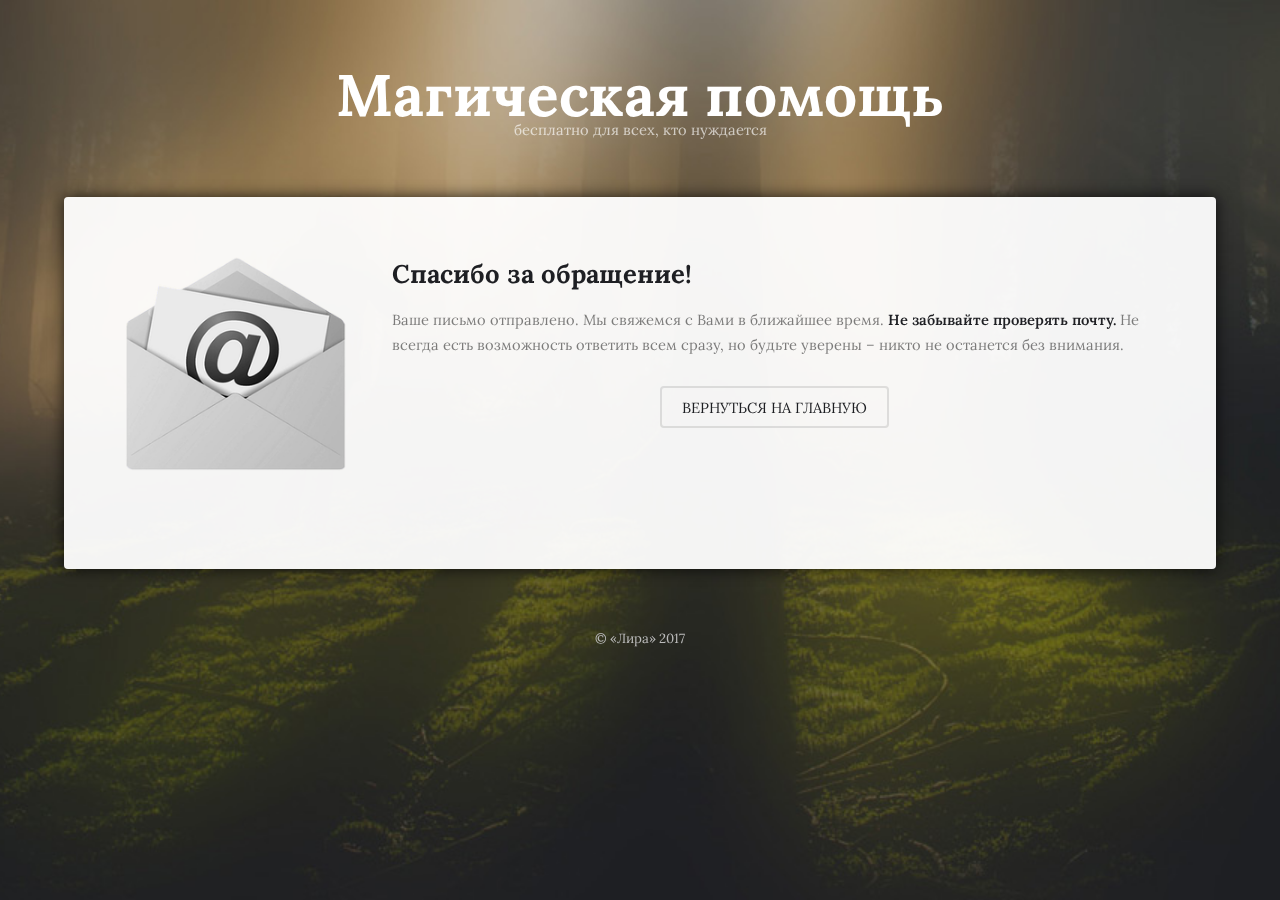
<file: sent.html>
<!DOCTYPE HTML>
<!--
	Caminar by TEMPLATED
	templated.co @templatedco
	Released for free under the Creative Commons Attribution 3.0 license (templated.co/license)
-->
<html>
	<head>
		<title>Магическая помощь</title>
		<meta charset="utf-8" />
		<meta name="viewport" content="width=device-width, initial-scale=1" />
		<link rel="stylesheet" href="assets/css/main.css" />
		
		<!-- Favicon -->
		<link rel="apple-touch-icon" sizes="180x180" href="images/favicon/apple-touch-icon.png">
		<link rel="icon" type="image/png" sizes="32x32" href="images/favicon/favicon-32x32.png">
		<link rel="icon" type="image/png" sizes="16x16" href="images/favicon/favicon-16x16.png">
		<link rel="manifest" href="images/favicon/manifest.json">
		<link rel="mask-icon" href="images/favicon/safari-pinned-tab.svg" color="#5bbad5">
		<meta name="theme-color" content="#ffffff">
		<!---->
	</head>
	<body>

		<!-- Header -->
			<header id="header">
				<div class="logo"><a href="/">Магическая помощь <span>бесплатно для всех, кто нуждается</span></a></div>
			</header>

		<!-- Main -->
			<section id="main">
				<div class="inner">
					<div class="wrapper style1">
						<div class="content">

							<!-- Elements -->
							<!-- <h2 id="elements">Elements</h2> -->
							<!-- <p><span class="image left"><img src="images/email.png" alt="" /></span>Ваше письмо отправлено. Мы свяжемся с Вами в ближайшее время. Не забывайте проверять почту.</p> -->
							<div class="row 200%">
								<div class="3u 12u$(medium)">
									<span class="image fit"><img src="images/email.png" alt="" /></span>
								</div>
								<div class="9u$ 12u$(medium)">
									<h2 id="elements">Спасибо за обращение!</h2>
									<p>Ваше письмо отправлено. Мы свяжемся с Вами в ближайшее время. <strong>Не забывайте проверять почту.</strong>
									Не всегда есть возможность ответить всем сразу, но будьте уверены &ndash; никто не останется без внимания.</p>
									<div style="text-align:center;"><a href="/" class="button alt">Вернуться на главную</a></div>
								</div>
							</div>
						</div>
					</div>
				</div>
			</section>

		<!-- Footer -->
			<footer id="footer">
				<div class="container">
				</div>
				<div class="copyright">
					&copy; &laquo;Лира&raquo; 2017
				</div>
			</footer>

		<!-- Scripts -->
			<script src="assets/js/jquery.min.js"></script>
			<script src="assets/js/jquery.poptrox.min.js"></script>
			<script src="assets/js/skel.min.js"></script>
			<script src="assets/js/util.js"></script>
			<script src="assets/js/main.js"></script>

	</body>
</html>
</file>
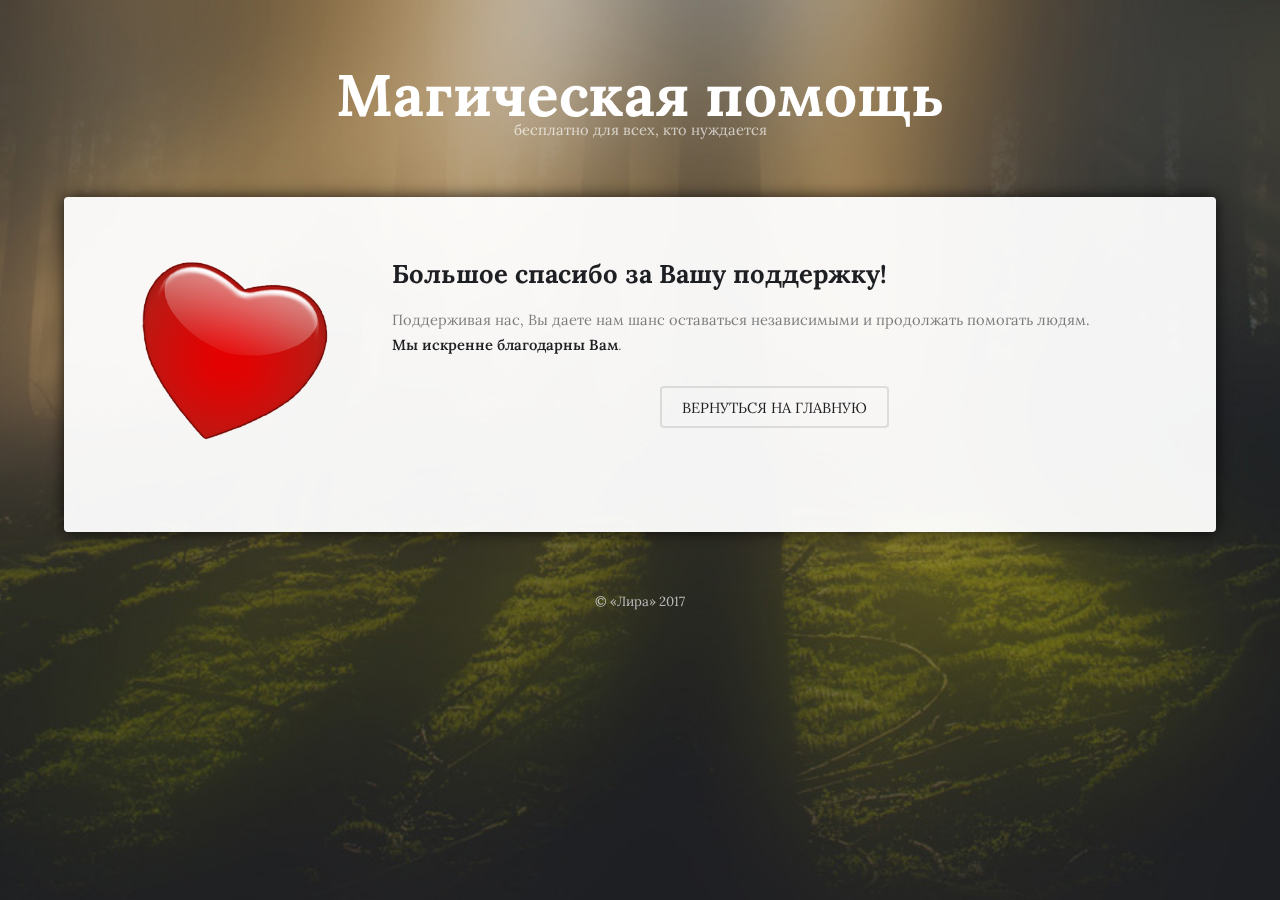
<file: thanks.html>
<!DOCTYPE HTML>
<!--
	Caminar by TEMPLATED
	templated.co @templatedco
	Released for free under the Creative Commons Attribution 3.0 license (templated.co/license)
-->
<html>
	<head>
		<title>Магическая помощь</title>
		<meta charset="utf-8" />
		<meta name="viewport" content="width=device-width, initial-scale=1" />
		<link rel="stylesheet" href="assets/css/main.css" />
		
		<!-- Favicon -->
		<link rel="apple-touch-icon" sizes="180x180" href="images/favicon/apple-touch-icon.png">
		<link rel="icon" type="image/png" sizes="32x32" href="images/favicon/favicon-32x32.png">
		<link rel="icon" type="image/png" sizes="16x16" href="images/favicon/favicon-16x16.png">
		<link rel="manifest" href="images/favicon/manifest.json">
		<link rel="mask-icon" href="images/favicon/safari-pinned-tab.svg" color="#5bbad5">
		<meta name="theme-color" content="#ffffff">
		<!---->
	</head>
	<body>

		<!-- Header -->
			<header id="header">
				<div class="logo"><a href="/">Магическая помощь <span>бесплатно для всех, кто нуждается</span></a></div>
			</header>

		<!-- Main -->
			<section id="main">
				<div class="inner">
					<div class="wrapper style1">
						<div class="content">

							<!-- Elements -->
							<!-- <h2 id="elements">Elements</h2> -->
							<!-- <p><span class="image left"><img src="images/email.png" alt="" /></span>Ваше письмо отправлено. Мы свяжемся с Вами в ближайшее время. Не забывайте проверять почту.</p> -->
							<div class="row 200%">
								<div class="3u 12u$(medium)">
									<span class="image fit"><img src="images/heart.png" alt="" /></span>
								</div>
								<div class="9u$ 12u$(medium)">
									<h2 id="elements">Большое спасибо за Вашу поддержку!</h2>
									<p>Поддерживая нас, Вы даете нам шанс оставаться независимыми и продолжать помогать людям. <br /><strong>Мы искренне благодарны Вам</strong>.
									</p>
									<div style="text-align:center;"><a href="/" class="button alt">Вернуться на главную</a></div>
								</div>
							</div>
						</div>
					</div>
				</div>
			</section>

		<!-- Footer -->
			<footer id="footer">
				<div class="container">
				</div>
				<div class="copyright">
					&copy; &laquo;Лира&raquo; 2017
				</div>
			</footer>

		<!-- Scripts -->
			<script src="assets/js/jquery.min.js"></script>
			<script src="assets/js/jquery.poptrox.min.js"></script>
			<script src="assets/js/skel.min.js"></script>
			<script src="assets/js/util.js"></script>
			<script src="assets/js/main.js"></script>

	</body>
</html>
</file>
<file: mmenu-light.css>
/*!
 * mmenujs.com/mmenu-light
 *
 * Copyright (c) Fred Heusschen
 * www.frebsite.nl
 *
 * License: CC-BY-4.0
 * http://creativecommons.org/licenses/by/4.0/
 */.mm,.mm a,.mm li,.mm span,.mm ul{display:block;padding:0;margin:0;-webkit-box-sizing:border-box;box-sizing:border-box}:root{--mm-item-height:50px;--mm-item-indent:20px;--mm-line-height:24px;--mm-arrow-size:10px;--mm-arrow-weight:2px}.mm-hidden{display:none!important}.mm{-webkit-tap-highlight-color:transparent;-webkit-overflow-scrolling:touch;overflow:hidden;-webkit-clip-path:inset(0 0 0 0);clip-path:inset(0 0 0 0);color:#444;background:#f3f3f3;line-height:var(--mm-line-height);-webkit-transform:translateX(0);-ms-transform:translateX(0);transform:translateX(0)}.mm{cursor:pointer}.mm:before{content:'';display:block;position:absolute;top:calc(var(--mm-item-height)/ 2);left:var(--mm-item-indent);width:var(--mm-arrow-size);height:var(--mm-arrow-size);margin-top:2px;border-top:var(--mm-arrow-weight) solid;border-left:var(--mm-arrow-weight) solid;-webkit-transform:rotate(-45deg) translate(50%,-50%);-ms-transform:rotate(-45deg) translate(50%,-50%);transform:rotate(-45deg) translate(50%,-50%);opacity:.4}.mm.mm--main{cursor:default}.mm.mm--main:before{content:none;display:none}.mm:after{content:attr(data-mm-title);display:block;position:absolute;top:0;left:0;right:0;height:var(--mm-item-height);padding-left:calc(var(--mm-item-indent) * 2);padding-right:var(--mm-item-indent);line-height:var(--mm-item-height);opacity:.4;overflow:hidden;white-space:nowrap;-o-text-overflow:ellipsis;text-overflow:ellipsis;-webkit-box-shadow:0 1px 0 0 rgba(255,255,255,.625),0 1px 0 0 currentColor;box-shadow:0 1px 0 0 rgba(255,255,255,.625),0 1px 0 0 currentColor}.mm.mm--main:after{padding-left:var(--mm-item-indent)}.mm ul{-webkit-overflow-scrolling:touch;position:fixed;top:var(--mm-item-height);left:100%;bottom:0;width:200%;padding-right:100%;overflow:visible;overflow-y:auto;background:inherit;-webkit-transition:left .3s ease 0s;-o-transition:left .3s ease 0s;transition:left .3s ease 0s;cursor:default}.mm ul:after{content:'';display:block;height:var(--mm-item-height)}.mm>ul{left:0}.mm ul.mm--open{left:0}.mm ul.mm--parent{left:-100%;overflow-y:hidden}.mm li{position:relative;background:inherit;cursor:pointer}.mm li:before{content:'';display:block;position:absolute;top:calc(var(--mm-item-height)/ 2);right:calc(var(--mm-item-height)/ 2);z-index:0;width:var(--mm-arrow-size);height:var(--mm-arrow-size);border-top:var(--mm-arrow-weight) solid;border-right:var(--mm-arrow-weight) solid;-webkit-transform:rotate(45deg) translate(0,-50%);-ms-transform:rotate(45deg) translate(0,-50%);transform:rotate(45deg) translate(0,-50%);opacity:.4}.mm li:after{content:'';display:block;margin-left:var(--mm-item-indent);border-top:1px solid;opacity:.15}.mm a,.mm span{position:relative;z-index:1;padding:calc((var(--mm-item-height) - var(--mm-line-height))/ 2) var(--mm-item-indent)}.mm a{background:inherit;color:inherit;text-decoration:none}.mm a:not(:last-child){width:calc(100% - var(--mm-item-height))}.mm a:not(:last-child):after{content:'';display:block;position:absolute;top:0;right:0;bottom:0;border-right:1px solid;opacity:.15}.mm span{background:0 0}.mm.mm--dark{background:#333;color:#ccc}:root{--mm-width:80%;--mm-min-width:200px;--mm-max-width:440px}.mm-body--open{overflow-y:hidden;pointer-events:none}.mm{pointer-events:auto}.mm.mm--offcanvas{position:fixed;top:0;bottom:0;left:0;z-index:9995;width:var(--mm-width);min-width:var(--mm-min-width);max-width:var(--mm-max-width);-webkit-transition:-webkit-transform .3s ease;transition:-webkit-transform .3s ease;-o-transition:transform .3s ease;transition:transform .3s ease;transition:transform .3s ease,-webkit-transform .3s ease}.mm.mm--offcanvas:not(.mm--open){-webkit-transform:translateX(-100%);-ms-transform:translateX(-100%);transform:translateX(-100%)}.mm.mm--right{left:auto;right:0}.mm.mm--right:not(.mm--open){-webkit-transform:translateX(100%);-ms-transform:translateX(100%);transform:translateX(100%)}.mm-blocker{pointer-events:auto;display:block;position:fixed;bottom:0;right:0;background:rgba(0,0,0,.2);top:100%;z-index:9990;width:100%;opacity:0;-webkit-transition-property:opacity,top;-o-transition-property:opacity,top;transition-property:opacity,top;-webkit-transition-timing-function:ease,linear;-o-transition-timing-function:ease,linear;transition-timing-function:ease,linear;-webkit-transition-duration:.45s,0s;-o-transition-duration:.45s,0s;transition-duration:.45s,0s;-webkit-transition-delay:0s,.45s;-o-transition-delay:0s,.45s;transition-delay:0s,.45s}.mm-blocker.mm--open{top:0;z-index:9999;width:calc(100% - var(--mm-width));min-width:calc(100% - var(--mm-max-width));max-width:calc(100% - var(--mm-min-width));opacity:1;-webkit-transition-delay:.3s,0s;-o-transition-delay:.3s,0s;transition-delay:.3s,0s}.mm.mm--right{left:auto;right:0}.mm.mm--right:not(.mm--open){-webkit-transform:translateX(100%);-ms-transform:translateX(100%);transform:translateX(100%)}.mm-blocker.mm--right{right:auto;left:0}
</file>
<file: demo.css>
html, body {
	padding: 0;
	margin: 0;
}
body {
	background-color: #fff;
	font-family: Arial, Helvetica, Verdana;
	font-size: 14px;
	line-height: 22px;
	color: #666;
	position: relative;
	-webkit-text-size-adjust: none;
}
h1, h2, h3, h4, h5, h6 {
	line-height: 1;
	font-weight: bold;
	margin: 20px 0 10px 0;
}
h1, h2, h3 {
	font-size: 18px;
}
h4, h5, h6 {
	font-size: 16px;
}
p {
	margin: 0 0 10px 0;
}
a, a:link, a:active, a:visited, a:hover {
	color: inherit;
	text-decoration: underline;
}

nav:not(.mm) {
	display: none;
}

.header,
.content,
.footer {
	text-align: center;
}
.header,
.footer {
	background: #4bb5ef;
	font-size: 16px;
	font-weight: bold;
	color: #fff;
	line-height: 50px;

	-moz-box-sizing: border-box;
	box-sizing: border-box;
	width: 100%;
	height: 50px;
	padding: 0 50px;
}
.header.fixed {
	position: fixed;
	top: 0;
	left: 0;
}
.footer.fixed {
	position: fixed;
	bottom: 0;
	left: 0;
}
.header a {
	display: block;
	width: 28px;
	height: 18px;
	padding: 11px;
	margin: 5px;
	position: absolute;
	top: 0;
	left: 0;
}
.header a:before,
.header a:after {
	content: '';
	display: block;
	background: #fff;
	height: 2px;
}
.header a span {
	background: #fff;
	display: block;
	height: 2px;
	margin: 6px 0;
}
.content {
	padding: 150px 50px 50px 50px;
}
</file>
<file: assets/css/main.css>
@import url(font-awesome.min.css);
@import url("https://fonts.googleapis.com/css?family=Spectral+SC:300,400,500,600,700");
@import url('https://fonts.googleapis.com/css?family=Lora:300,400,500,600,700');

/*
	Caminar by TEMPLATED
	templated.co @templatedco
	Released for free under the Creative Commons Attribution 3.0 license (templated.co/license)
*/

/* Reset */

	html, body, div, span, applet, object, iframe, h1, h2, h3, h4, h5, h6, p, blockquote, pre, a, abbr, acronym, address, big, cite, code, del, dfn, em, img, ins, kbd, q, s, samp, small, strike, strong, sub, sup, tt, var, b, u, i, center, dl, dt, dd, ol, ul, li, fieldset, form, label, legend, table, caption, tbody, tfoot, thead, tr, th, td, article, aside, canvas, details, embed, figure, figcaption, footer, header, hgroup, menu, output, ruby, section, summary, time, mark, audio, video, button {
		margin: 0;
		padding: 0;
		border: 0;
		font-size: 100%;
		font: inherit;
		vertical-align: baseline;
	}

	article, aside, details, figcaption, figure, footer, header, hgroup, menu, section {
		display: block;
	}

	body {
		line-height: 1;
	}

	ol, ul {
		list-style: none;
	}

	blockquote, q {
		quotes: none;
	}

	blockquote:before, blockquote:after, q:before, q:after {
		content: '';
		content: none;
	}

	table {
		border-collapse: collapse;
		border-spacing: 0;
	}

	body {
		-webkit-text-size-adjust: none;
	}

/* Box Model */

	*, *:before, *:after {
		-moz-box-sizing: border-box;
		-webkit-box-sizing: border-box;
		box-sizing: border-box;
	}

/* Containers */

	.container {
		margin-left: auto;
		margin-right: auto;
	}

	.container.\31 25\25 {
		width: 100%;
		max-width: 100rem;
		min-width: 80rem;
	}

	.container.\37 5\25 {
		width: 60rem;
	}

	.container.\35 0\25 {
		width: 40rem;
	}

	.container.\32 5\25 {
		width: 20rem;
	}

	.container {
		width: 80rem;
	}

	@media screen and (max-width: 1680px) {

		.container.\31 25\25 {
			width: 100%;
			max-width: 100rem;
			min-width: 80rem;
		}

		.container.\37 5\25 {
			width: 60rem;
		}

		.container.\35 0\25 {
			width: 40rem;
		}

		.container.\32 5\25 {
			width: 20rem;
		}

		.container {
			width: 80rem;
		}

	}

	@media screen and (max-width: 1280px) {

		.container.\31 25\25 {
			width: 100%;
			max-width: 81.25rem;
			min-width: 65rem;
		}

		.container.\37 5\25 {
			width: 48.75rem;
		}

		.container.\35 0\25 {
			width: 32.5rem;
		}

		.container.\32 5\25 {
			width: 16.25rem;
		}

		.container {
			width: 65rem;
		}

	}

	@media screen and (max-width: 980px) {

		.container.\31 25\25 {
			width: 100%;
			max-width: 112.5%;
			min-width: 90%;
		}

		.container.\37 5\25 {
			width: 67.5%;
		}

		.container.\35 0\25 {
			width: 45%;
		}

		.container.\32 5\25 {
			width: 22.5%;
		}

		.container {
			width: 90%;
		}

	}

	@media screen and (max-width: 736px) {

		.container.\31 25\25 {
			width: 100%;
			max-width: 112.5%;
			min-width: 90%;
		}

		.container.\37 5\25 {
			width: 67.5%;
		}

		.container.\35 0\25 {
			width: 45%;
		}

		.container.\32 5\25 {
			width: 22.5%;
		}

		.container {
			width: 90% !important;
		}

	}

	@media screen and (max-width: 480px) {

		.container.\31 25\25 {
			width: 100%;
			max-width: 112.5%;
			min-width: 90%;
		}

		.container.\37 5\25 {
			width: 67.5%;
		}

		.container.\35 0\25 {
			width: 45%;
		}

		.container.\32 5\25 {
			width: 22.5%;
		}

		.container {
			width: 90% !important;
		}

	}

/* Grid */

	.row {
		border-bottom: solid 1px transparent;
		-moz-box-sizing: border-box;
		-webkit-box-sizing: border-box;
		box-sizing: border-box;
	}

	.row > * {
		float: left;
		-moz-box-sizing: border-box;
		-webkit-box-sizing: border-box;
		box-sizing: border-box;
	}

	.row:after, .row:before {
		content: '';
		display: block;
		clear: both;
		height: 0;
	}

	.row.uniform > * > :first-child {
		margin-top: 0;
	}

	.row.uniform > * > :last-child {
		margin-bottom: 0;
	}

	.row.\30 \25 > * {
		padding: 0 0 0 0rem;
	}

	.row.\30 \25 {
		margin: 0 0 -1px 0rem;
	}

	.row.uniform.\30 \25 > * {
		padding: 0rem 0 0 0rem;
	}

	.row.uniform.\30 \25 {
		margin: 0rem 0 -1px 0rem;
	}

	.row > * {
		padding: 0 0 0 2rem;
	}

	.row {
		margin: 0 0 -1px -2rem;
	}

	.row.uniform > * {
		padding: 2rem 0 0 2rem;
	}

	.row.uniform {
		margin: -2rem 0 -1px -2rem;
	}

	.row.\32 00\25 > * {
		padding: 0 0 0 4rem;
	}

	.row.\32 00\25 {
		margin: 0 0 -1px -4rem;
	}

	.row.uniform.\32 00\25 > * {
		padding: 4rem 0 0 4rem;
	}

	.row.uniform.\32 00\25 {
		margin: -4rem 0 -1px -4rem;
	}

	.row.\31 50\25 > * {
		padding: 0 0 0 3rem;
	}

	.row.\31 50\25 {
		margin: 0 0 -1px -3rem;
	}

	.row.uniform.\31 50\25 > * {
		padding: 3rem 0 0 3rem;
	}

	.row.uniform.\31 50\25 {
		margin: -3rem 0 -1px -3rem;
	}

	.row.\35 0\25 > * {
		padding: 0 0 0 1rem;
	}

	.row.\35 0\25 {
		margin: 0 0 -1px -1rem;
	}

	.row.uniform.\35 0\25 > * {
		padding: 1rem 0 0 1rem;
	}

	.row.uniform.\35 0\25 {
		margin: -1rem 0 -1px -1rem;
	}

	.row.\32 5\25 > * {
		padding: 0 0 0 0.5rem;
	}

	.row.\32 5\25 {
		margin: 0 0 -1px -0.5rem;
	}

	.row.uniform.\32 5\25 > * {
		padding: 0.5rem 0 0 0.5rem;
	}

	.row.uniform.\32 5\25 {
		margin: -0.5rem 0 -1px -0.5rem;
	}

	.\31 2u, .\31 2u\24 {
		width: 100%;
		clear: none;
		margin-left: 0;
	}

	.\31 1u, .\31 1u\24 {
		width: 91.6666666667%;
		clear: none;
		margin-left: 0;
	}

	.\31 0u, .\31 0u\24 {
		width: 83.3333333333%;
		clear: none;
		margin-left: 0;
	}

	.\39 u, .\39 u\24 {
		width: 75%;
		clear: none;
		margin-left: 0;
	}

	.\38 u, .\38 u\24 {
		width: 66.6666666667%;
		clear: none;
		margin-left: 0;
	}

	.\37 u, .\37 u\24 {
		width: 58.3333333333%;
		clear: none;
		margin-left: 0;
	}

	.\36 u, .\36 u\24 {
		width: 50%;
		clear: none;
		margin-left: 0;
	}

	.\35 u, .\35 u\24 {
		width: 41.6666666667%;
		clear: none;
		margin-left: 0;
	}

	.\34 u, .\34 u\24 {
		width: 33.3333333333%;
		clear: none;
		margin-left: 0;
	}

	.\33 u, .\33 u\24 {
		width: 25%;
		clear: none;
		margin-left: 0;
	}

	.\32 u, .\32 u\24 {
		width: 16.6666666667%;
		clear: none;
		margin-left: 0;
	}

	.\31 u, .\31 u\24 {
		width: 8.3333333333%;
		clear: none;
		margin-left: 0;
	}

	.\31 2u\24 + *,
	.\31 1u\24 + *,
	.\31 0u\24 + *,
	.\39 u\24 + *,
	.\38 u\24 + *,
	.\37 u\24 + *,
	.\36 u\24 + *,
	.\35 u\24 + *,
	.\34 u\24 + *,
	.\33 u\24 + *,
	.\32 u\24 + *,
	.\31 u\24 + * {
		clear: left;
	}

	.\-11u {
		margin-left: 91.66667%;
	}

	.\-10u {
		margin-left: 83.33333%;
	}

	.\-9u {
		margin-left: 75%;
	}

	.\-8u {
		margin-left: 66.66667%;
	}

	.\-7u {
		margin-left: 58.33333%;
	}

	.\-6u {
		margin-left: 50%;
	}

	.\-5u {
		margin-left: 41.66667%;
	}

	.\-4u {
		margin-left: 33.33333%;
	}

	.\-3u {
		margin-left: 25%;
	}

	.\-2u {
		margin-left: 16.66667%;
	}

	.\-1u {
		margin-left: 8.33333%;
	}

	@media screen and (max-width: 1680px) {

		.row > * {
			padding: 0 0 0 2rem;
		}

		.row {
			margin: 0 0 -1px -2rem;
		}

		.row.uniform > * {
			padding: 2rem 0 0 2rem;
		}

		.row.uniform {
			margin: -2rem 0 -1px -2rem;
		}

		.row.\32 00\25 > * {
			padding: 0 0 0 4rem;
		}

		.row.\32 00\25 {
			margin: 0 0 -1px -4rem;
		}

		.row.uniform.\32 00\25 > * {
			padding: 4rem 0 0 4rem;
		}

		.row.uniform.\32 00\25 {
			margin: -4rem 0 -1px -4rem;
		}

		.row.\31 50\25 > * {
			padding: 0 0 0 3rem;
		}

		.row.\31 50\25 {
			margin: 0 0 -1px -3rem;
		}

		.row.uniform.\31 50\25 > * {
			padding: 3rem 0 0 3rem;
		}

		.row.uniform.\31 50\25 {
			margin: -3rem 0 -1px -3rem;
		}

		.row.\35 0\25 > * {
			padding: 0 0 0 1rem;
		}

		.row.\35 0\25 {
			margin: 0 0 -1px -1rem;
		}

		.row.uniform.\35 0\25 > * {
			padding: 1rem 0 0 1rem;
		}

		.row.uniform.\35 0\25 {
			margin: -1rem 0 -1px -1rem;
		}

		.row.\32 5\25 > * {
			padding: 0 0 0 0.5rem;
		}

		.row.\32 5\25 {
			margin: 0 0 -1px -0.5rem;
		}

		.row.uniform.\32 5\25 > * {
			padding: 0.5rem 0 0 0.5rem;
		}

		.row.uniform.\32 5\25 {
			margin: -0.5rem 0 -1px -0.5rem;
		}

		.\31 2u\28xlarge\29, .\31 2u\24\28xlarge\29 {
			width: 100%;
			clear: none;
			margin-left: 0;
		}

		.\31 1u\28xlarge\29, .\31 1u\24\28xlarge\29 {
			width: 91.6666666667%;
			clear: none;
			margin-left: 0;
		}

		.\31 0u\28xlarge\29, .\31 0u\24\28xlarge\29 {
			width: 83.3333333333%;
			clear: none;
			margin-left: 0;
		}

		.\39 u\28xlarge\29, .\39 u\24\28xlarge\29 {
			width: 75%;
			clear: none;
			margin-left: 0;
		}

		.\38 u\28xlarge\29, .\38 u\24\28xlarge\29 {
			width: 66.6666666667%;
			clear: none;
			margin-left: 0;
		}

		.\37 u\28xlarge\29, .\37 u\24\28xlarge\29 {
			width: 58.3333333333%;
			clear: none;
			margin-left: 0;
		}

		.\36 u\28xlarge\29, .\36 u\24\28xlarge\29 {
			width: 50%;
			clear: none;
			margin-left: 0;
		}

		.\35 u\28xlarge\29, .\35 u\24\28xlarge\29 {
			width: 41.6666666667%;
			clear: none;
			margin-left: 0;
		}

		.\34 u\28xlarge\29, .\34 u\24\28xlarge\29 {
			width: 33.3333333333%;
			clear: none;
			margin-left: 0;
		}

		.\33 u\28xlarge\29, .\33 u\24\28xlarge\29 {
			width: 25%;
			clear: none;
			margin-left: 0;
		}

		.\32 u\28xlarge\29, .\32 u\24\28xlarge\29 {
			width: 16.6666666667%;
			clear: none;
			margin-left: 0;
		}

		.\31 u\28xlarge\29, .\31 u\24\28xlarge\29 {
			width: 8.3333333333%;
			clear: none;
			margin-left: 0;
		}

		.\31 2u\24\28xlarge\29 + *,
		.\31 1u\24\28xlarge\29 + *,
		.\31 0u\24\28xlarge\29 + *,
		.\39 u\24\28xlarge\29 + *,
		.\38 u\24\28xlarge\29 + *,
		.\37 u\24\28xlarge\29 + *,
		.\36 u\24\28xlarge\29 + *,
		.\35 u\24\28xlarge\29 + *,
		.\34 u\24\28xlarge\29 + *,
		.\33 u\24\28xlarge\29 + *,
		.\32 u\24\28xlarge\29 + *,
		.\31 u\24\28xlarge\29 + * {
			clear: left;
		}

		.\-11u\28xlarge\29 {
			margin-left: 91.66667%;
		}

		.\-10u\28xlarge\29 {
			margin-left: 83.33333%;
		}

		.\-9u\28xlarge\29 {
			margin-left: 75%;
		}

		.\-8u\28xlarge\29 {
			margin-left: 66.66667%;
		}

		.\-7u\28xlarge\29 {
			margin-left: 58.33333%;
		}

		.\-6u\28xlarge\29 {
			margin-left: 50%;
		}

		.\-5u\28xlarge\29 {
			margin-left: 41.66667%;
		}

		.\-4u\28xlarge\29 {
			margin-left: 33.33333%;
		}

		.\-3u\28xlarge\29 {
			margin-left: 25%;
		}

		.\-2u\28xlarge\29 {
			margin-left: 16.66667%;
		}

		.\-1u\28xlarge\29 {
			margin-left: 8.33333%;
		}

	}

	@media screen and (max-width: 1280px) {

		.row > * {
			padding: 0 0 0 1.5rem;
		}

		.row {
			margin: 0 0 -1px -1.5rem;
		}

		.row.uniform > * {
			padding: 1.5rem 0 0 1.5rem;
		}

		.row.uniform {
			margin: -1.5rem 0 -1px -1.5rem;
		}

		.row.\32 00\25 > * {
			padding: 0 0 0 3rem;
		}

		.row.\32 00\25 {
			margin: 0 0 -1px -3rem;
		}

		.row.uniform.\32 00\25 > * {
			padding: 3rem 0 0 3rem;
		}

		.row.uniform.\32 00\25 {
			margin: -3rem 0 -1px -3rem;
		}

		.row.\31 50\25 > * {
			padding: 0 0 0 2.25rem;
		}

		.row.\31 50\25 {
			margin: 0 0 -1px -2.25rem;
		}

		.row.uniform.\31 50\25 > * {
			padding: 2.25rem 0 0 2.25rem;
		}

		.row.uniform.\31 50\25 {
			margin: -2.25rem 0 -1px -2.25rem;
		}

		.row.\35 0\25 > * {
			padding: 0 0 0 0.75rem;
		}

		.row.\35 0\25 {
			margin: 0 0 -1px -0.75rem;
		}

		.row.uniform.\35 0\25 > * {
			padding: 0.75rem 0 0 0.75rem;
		}

		.row.uniform.\35 0\25 {
			margin: -0.75rem 0 -1px -0.75rem;
		}

		.row.\32 5\25 > * {
			padding: 0 0 0 0.375rem;
		}

		.row.\32 5\25 {
			margin: 0 0 -1px -0.375rem;
		}

		.row.uniform.\32 5\25 > * {
			padding: 0.375rem 0 0 0.375rem;
		}

		.row.uniform.\32 5\25 {
			margin: -0.375rem 0 -1px -0.375rem;
		}

		.\31 2u\28large\29, .\31 2u\24\28large\29 {
			width: 100%;
			clear: none;
			margin-left: 0;
		}

		.\31 1u\28large\29, .\31 1u\24\28large\29 {
			width: 91.6666666667%;
			clear: none;
			margin-left: 0;
		}

		.\31 0u\28large\29, .\31 0u\24\28large\29 {
			width: 83.3333333333%;
			clear: none;
			margin-left: 0;
		}

		.\39 u\28large\29, .\39 u\24\28large\29 {
			width: 75%;
			clear: none;
			margin-left: 0;
		}

		.\38 u\28large\29, .\38 u\24\28large\29 {
			width: 66.6666666667%;
			clear: none;
			margin-left: 0;
		}

		.\37 u\28large\29, .\37 u\24\28large\29 {
			width: 58.3333333333%;
			clear: none;
			margin-left: 0;
		}

		.\36 u\28large\29, .\36 u\24\28large\29 {
			width: 50%;
			clear: none;
			margin-left: 0;
		}

		.\35 u\28large\29, .\35 u\24\28large\29 {
			width: 41.6666666667%;
			clear: none;
			margin-left: 0;
		}

		.\34 u\28large\29, .\34 u\24\28large\29 {
			width: 33.3333333333%;
			clear: none;
			margin-left: 0;
		}

		.\33 u\28large\29, .\33 u\24\28large\29 {
			width: 25%;
			clear: none;
			margin-left: 0;
		}

		.\32 u\28large\29, .\32 u\24\28large\29 {
			width: 16.6666666667%;
			clear: none;
			margin-left: 0;
		}

		.\31 u\28large\29, .\31 u\24\28large\29 {
			width: 8.3333333333%;
			clear: none;
			margin-left: 0;
		}

		.\31 2u\24\28large\29 + *,
		.\31 1u\24\28large\29 + *,
		.\31 0u\24\28large\29 + *,
		.\39 u\24\28large\29 + *,
		.\38 u\24\28large\29 + *,
		.\37 u\24\28large\29 + *,
		.\36 u\24\28large\29 + *,
		.\35 u\24\28large\29 + *,
		.\34 u\24\28large\29 + *,
		.\33 u\24\28large\29 + *,
		.\32 u\24\28large\29 + *,
		.\31 u\24\28large\29 + * {
			clear: left;
		}

		.\-11u\28large\29 {
			margin-left: 91.66667%;
		}

		.\-10u\28large\29 {
			margin-left: 83.33333%;
		}

		.\-9u\28large\29 {
			margin-left: 75%;
		}

		.\-8u\28large\29 {
			margin-left: 66.66667%;
		}

		.\-7u\28large\29 {
			margin-left: 58.33333%;
		}

		.\-6u\28large\29 {
			margin-left: 50%;
		}

		.\-5u\28large\29 {
			margin-left: 41.66667%;
		}

		.\-4u\28large\29 {
			margin-left: 33.33333%;
		}

		.\-3u\28large\29 {
			margin-left: 25%;
		}

		.\-2u\28large\29 {
			margin-left: 16.66667%;
		}

		.\-1u\28large\29 {
			margin-left: 8.33333%;
		}

	}

	@media screen and (max-width: 980px) {

		.row > * {
			padding: 0 0 0 1.5rem;
		}

		.row {
			margin: 0 0 -1px -1.5rem;
		}

		.row.uniform > * {
			padding: 1.5rem 0 0 1.5rem;
		}

		.row.uniform {
			margin: -1.5rem 0 -1px -1.5rem;
		}

		.row.\32 00\25 > * {
			padding: 0 0 0 3rem;
		}

		.row.\32 00\25 {
			margin: 0 0 -1px -3rem;
		}

		.row.uniform.\32 00\25 > * {
			padding: 3rem 0 0 3rem;
		}

		.row.uniform.\32 00\25 {
			margin: -3rem 0 -1px -3rem;
		}

		.row.\31 50\25 > * {
			padding: 0 0 0 2.25rem;
		}

		.row.\31 50\25 {
			margin: 0 0 -1px -2.25rem;
		}

		.row.uniform.\31 50\25 > * {
			padding: 2.25rem 0 0 2.25rem;
		}

		.row.uniform.\31 50\25 {
			margin: -2.25rem 0 -1px -2.25rem;
		}

		.row.\35 0\25 > * {
			padding: 0 0 0 0.75rem;
		}

		.row.\35 0\25 {
			margin: 0 0 -1px -0.75rem;
		}

		.row.uniform.\35 0\25 > * {
			padding: 0.75rem 0 0 0.75rem;
		}

		.row.uniform.\35 0\25 {
			margin: -0.75rem 0 -1px -0.75rem;
		}

		.row.\32 5\25 > * {
			padding: 0 0 0 0.375rem;
		}

		.row.\32 5\25 {
			margin: 0 0 -1px -0.375rem;
		}

		.row.uniform.\32 5\25 > * {
			padding: 0.375rem 0 0 0.375rem;
		}

		.row.uniform.\32 5\25 {
			margin: -0.375rem 0 -1px -0.375rem;
		}

		.\31 2u\28medium\29, .\31 2u\24\28medium\29 {
			width: 100%;
			clear: none;
			margin-left: 0;
		}

		.\31 1u\28medium\29, .\31 1u\24\28medium\29 {
			width: 91.6666666667%;
			clear: none;
			margin-left: 0;
		}

		.\31 0u\28medium\29, .\31 0u\24\28medium\29 {
			width: 83.3333333333%;
			clear: none;
			margin-left: 0;
		}

		.\39 u\28medium\29, .\39 u\24\28medium\29 {
			width: 75%;
			clear: none;
			margin-left: 0;
		}

		.\38 u\28medium\29, .\38 u\24\28medium\29 {
			width: 66.6666666667%;
			clear: none;
			margin-left: 0;
		}

		.\37 u\28medium\29, .\37 u\24\28medium\29 {
			width: 58.3333333333%;
			clear: none;
			margin-left: 0;
		}

		.\36 u\28medium\29, .\36 u\24\28medium\29 {
			width: 50%;
			clear: none;
			margin-left: 0;
		}

		.\35 u\28medium\29, .\35 u\24\28medium\29 {
			width: 41.6666666667%;
			clear: none;
			margin-left: 0;
		}

		.\34 u\28medium\29, .\34 u\24\28medium\29 {
			width: 33.3333333333%;
			clear: none;
			margin-left: 0;
		}

		.\33 u\28medium\29, .\33 u\24\28medium\29 {
			width: 25%;
			clear: none;
			margin-left: 0;
		}

		.\32 u\28medium\29, .\32 u\24\28medium\29 {
			width: 16.6666666667%;
			clear: none;
			margin-left: 0;
		}

		.\31 u\28medium\29, .\31 u\24\28medium\29 {
			width: 8.3333333333%;
			clear: none;
			margin-left: 0;
		}

		.\31 2u\24\28medium\29 + *,
		.\31 1u\24\28medium\29 + *,
		.\31 0u\24\28medium\29 + *,
		.\39 u\24\28medium\29 + *,
		.\38 u\24\28medium\29 + *,
		.\37 u\24\28medium\29 + *,
		.\36 u\24\28medium\29 + *,
		.\35 u\24\28medium\29 + *,
		.\34 u\24\28medium\29 + *,
		.\33 u\24\28medium\29 + *,
		.\32 u\24\28medium\29 + *,
		.\31 u\24\28medium\29 + * {
			clear: left;
		}

		.\-11u\28medium\29 {
			margin-left: 91.66667%;
		}

		.\-10u\28medium\29 {
			margin-left: 83.33333%;
		}

		.\-9u\28medium\29 {
			margin-left: 75%;
		}

		.\-8u\28medium\29 {
			margin-left: 66.66667%;
		}

		.\-7u\28medium\29 {
			margin-left: 58.33333%;
		}

		.\-6u\28medium\29 {
			margin-left: 50%;
		}

		.\-5u\28medium\29 {
			margin-left: 41.66667%;
		}

		.\-4u\28medium\29 {
			margin-left: 33.33333%;
		}

		.\-3u\28medium\29 {
			margin-left: 25%;
		}

		.\-2u\28medium\29 {
			margin-left: 16.66667%;
		}

		.\-1u\28medium\29 {
			margin-left: 8.33333%;
		}

	}

	@media screen and (max-width: 736px) {

		.row > * {
			padding: 0 0 0 1.25rem;
		}

		.row {
			margin: 0 0 -1px -1.25rem;
		}

		.row.uniform > * {
			padding: 1.25rem 0 0 1.25rem;
		}

		.row.uniform {
			margin: -1.25rem 0 -1px -1.25rem;
		}

		.row.\32 00\25 > * {
			padding: 0 0 0 2.5rem;
		}

		.row.\32 00\25 {
			margin: 0 0 -1px -2.5rem;
		}

		.row.uniform.\32 00\25 > * {
			padding: 2.5rem 0 0 2.5rem;
		}

		.row.uniform.\32 00\25 {
			margin: -2.5rem 0 -1px -2.5rem;
		}

		.row.\31 50\25 > * {
			padding: 0 0 0 1.875rem;
		}

		.row.\31 50\25 {
			margin: 0 0 -1px -1.875rem;
		}

		.row.uniform.\31 50\25 > * {
			padding: 1.875rem 0 0 1.875rem;
		}

		.row.uniform.\31 50\25 {
			margin: -1.875rem 0 -1px -1.875rem;
		}

		.row.\35 0\25 > * {
			padding: 0 0 0 0.625rem;
		}

		.row.\35 0\25 {
			margin: 0 0 -1px -0.625rem;
		}

		.row.uniform.\35 0\25 > * {
			padding: 0.625rem 0 0 0.625rem;
		}

		.row.uniform.\35 0\25 {
			margin: -0.625rem 0 -1px -0.625rem;
		}

		.row.\32 5\25 > * {
			padding: 0 0 0 0.3125rem;
		}

		.row.\32 5\25 {
			margin: 0 0 -1px -0.3125rem;
		}

		.row.uniform.\32 5\25 > * {
			padding: 0.3125rem 0 0 0.3125rem;
		}

		.row.uniform.\32 5\25 {
			margin: -0.3125rem 0 -1px -0.3125rem;
		}

		.\31 2u\28small\29, .\31 2u\24\28small\29 {
			width: 100%;
			clear: none;
			margin-left: 0;
		}

		.\31 1u\28small\29, .\31 1u\24\28small\29 {
			width: 91.6666666667%;
			clear: none;
			margin-left: 0;
		}

		.\31 0u\28small\29, .\31 0u\24\28small\29 {
			width: 83.3333333333%;
			clear: none;
			margin-left: 0;
		}

		.\39 u\28small\29, .\39 u\24\28small\29 {
			width: 75%;
			clear: none;
			margin-left: 0;
		}

		.\38 u\28small\29, .\38 u\24\28small\29 {
			width: 66.6666666667%;
			clear: none;
			margin-left: 0;
		}

		.\37 u\28small\29, .\37 u\24\28small\29 {
			width: 58.3333333333%;
			clear: none;
			margin-left: 0;
		}

		.\36 u\28small\29, .\36 u\24\28small\29 {
			width: 50%;
			clear: none;
			margin-left: 0;
		}

		.\35 u\28small\29, .\35 u\24\28small\29 {
			width: 41.6666666667%;
			clear: none;
			margin-left: 0;
		}

		.\34 u\28small\29, .\34 u\24\28small\29 {
			width: 33.3333333333%;
			clear: none;
			margin-left: 0;
		}

		.\33 u\28small\29, .\33 u\24\28small\29 {
			width: 25%;
			clear: none;
			margin-left: 0;
		}

		.\32 u\28small\29, .\32 u\24\28small\29 {
			width: 16.6666666667%;
			clear: none;
			margin-left: 0;
		}

		.\31 u\28small\29, .\31 u\24\28small\29 {
			width: 8.3333333333%;
			clear: none;
			margin-left: 0;
		}

		.\31 2u\24\28small\29 + *,
		.\31 1u\24\28small\29 + *,
		.\31 0u\24\28small\29 + *,
		.\39 u\24\28small\29 + *,
		.\38 u\24\28small\29 + *,
		.\37 u\24\28small\29 + *,
		.\36 u\24\28small\29 + *,
		.\35 u\24\28small\29 + *,
		.\34 u\24\28small\29 + *,
		.\33 u\24\28small\29 + *,
		.\32 u\24\28small\29 + *,
		.\31 u\24\28small\29 + * {
			clear: left;
		}

		.\-11u\28small\29 {
			margin-left: 91.66667%;
		}

		.\-10u\28small\29 {
			margin-left: 83.33333%;
		}

		.\-9u\28small\29 {
			margin-left: 75%;
		}

		.\-8u\28small\29 {
			margin-left: 66.66667%;
		}

		.\-7u\28small\29 {
			margin-left: 58.33333%;
		}

		.\-6u\28small\29 {
			margin-left: 50%;
		}

		.\-5u\28small\29 {
			margin-left: 41.66667%;
		}

		.\-4u\28small\29 {
			margin-left: 33.33333%;
		}

		.\-3u\28small\29 {
			margin-left: 25%;
		}

		.\-2u\28small\29 {
			margin-left: 16.66667%;
		}

		.\-1u\28small\29 {
			margin-left: 8.33333%;
		}

	}

	@media screen and (max-width: 480px) {

		.row > * {
			padding: 0 0 0 1.25rem;
		}

		.row {
			margin: 0 0 -1px -1.25rem;
		}

		.row.uniform > * {
			padding: 1.25rem 0 0 1.25rem;
		}

		.row.uniform {
			margin: -1.25rem 0 -1px -1.25rem;
		}

		.row.\32 00\25 > * {
			padding: 0 0 0 2.5rem;
		}

		.row.\32 00\25 {
			margin: 0 0 -1px -2.5rem;
		}

		.row.uniform.\32 00\25 > * {
			padding: 2.5rem 0 0 2.5rem;
		}

		.row.uniform.\32 00\25 {
			margin: -2.5rem 0 -1px -2.5rem;
		}

		.row.\31 50\25 > * {
			padding: 0 0 0 1.875rem;
		}

		.row.\31 50\25 {
			margin: 0 0 -1px -1.875rem;
		}

		.row.uniform.\31 50\25 > * {
			padding: 1.875rem 0 0 1.875rem;
		}

		.row.uniform.\31 50\25 {
			margin: -1.875rem 0 -1px -1.875rem;
		}

		.row.\35 0\25 > * {
			padding: 0 0 0 0.625rem;
		}

		.row.\35 0\25 {
			margin: 0 0 -1px -0.625rem;
		}

		.row.uniform.\35 0\25 > * {
			padding: 0.625rem 0 0 0.625rem;
		}

		.row.uniform.\35 0\25 {
			margin: -0.625rem 0 -1px -0.625rem;
		}

		.row.\32 5\25 > * {
			padding: 0 0 0 0.3125rem;
		}

		.row.\32 5\25 {
			margin: 0 0 -1px -0.3125rem;
		}

		.row.uniform.\32 5\25 > * {
			padding: 0.3125rem 0 0 0.3125rem;
		}

		.row.uniform.\32 5\25 {
			margin: -0.3125rem 0 -1px -0.3125rem;
		}

		.\31 2u\28xsmall\29, .\31 2u\24\28xsmall\29 {
			width: 100%;
			clear: none;
			margin-left: 0;
		}

		.\31 1u\28xsmall\29, .\31 1u\24\28xsmall\29 {
			width: 91.6666666667%;
			clear: none;
			margin-left: 0;
		}

		.\31 0u\28xsmall\29, .\31 0u\24\28xsmall\29 {
			width: 83.3333333333%;
			clear: none;
			margin-left: 0;
		}

		.\39 u\28xsmall\29, .\39 u\24\28xsmall\29 {
			width: 75%;
			clear: none;
			margin-left: 0;
		}

		.\38 u\28xsmall\29, .\38 u\24\28xsmall\29 {
			width: 66.6666666667%;
			clear: none;
			margin-left: 0;
		}

		.\37 u\28xsmall\29, .\37 u\24\28xsmall\29 {
			width: 58.3333333333%;
			clear: none;
			margin-left: 0;
		}

		.\36 u\28xsmall\29, .\36 u\24\28xsmall\29 {
			width: 50%;
			clear: none;
			margin-left: 0;
		}

		.\35 u\28xsmall\29, .\35 u\24\28xsmall\29 {
			width: 41.6666666667%;
			clear: none;
			margin-left: 0;
		}

		.\34 u\28xsmall\29, .\34 u\24\28xsmall\29 {
			width: 33.3333333333%;
			clear: none;
			margin-left: 0;
		}

		.\33 u\28xsmall\29, .\33 u\24\28xsmall\29 {
			width: 25%;
			clear: none;
			margin-left: 0;
		}

		.\32 u\28xsmall\29, .\32 u\24\28xsmall\29 {
			width: 16.6666666667%;
			clear: none;
			margin-left: 0;
		}

		.\31 u\28xsmall\29, .\31 u\24\28xsmall\29 {
			width: 8.3333333333%;
			clear: none;
			margin-left: 0;
		}

		.\31 2u\24\28xsmall\29 + *,
		.\31 1u\24\28xsmall\29 + *,
		.\31 0u\24\28xsmall\29 + *,
		.\39 u\24\28xsmall\29 + *,
		.\38 u\24\28xsmall\29 + *,
		.\37 u\24\28xsmall\29 + *,
		.\36 u\24\28xsmall\29 + *,
		.\35 u\24\28xsmall\29 + *,
		.\34 u\24\28xsmall\29 + *,
		.\33 u\24\28xsmall\29 + *,
		.\32 u\24\28xsmall\29 + *,
		.\31 u\24\28xsmall\29 + * {
			clear: left;
		}

		.\-11u\28xsmall\29 {
			margin-left: 91.66667%;
		}

		.\-10u\28xsmall\29 {
			margin-left: 83.33333%;
		}

		.\-9u\28xsmall\29 {
			margin-left: 75%;
		}

		.\-8u\28xsmall\29 {
			margin-left: 66.66667%;
		}

		.\-7u\28xsmall\29 {
			margin-left: 58.33333%;
		}

		.\-6u\28xsmall\29 {
			margin-left: 50%;
		}

		.\-5u\28xsmall\29 {
			margin-left: 41.66667%;
		}

		.\-4u\28xsmall\29 {
			margin-left: 33.33333%;
		}

		.\-3u\28xsmall\29 {
			margin-left: 25%;
		}

		.\-2u\28xsmall\29 {
			margin-left: 16.66667%;
		}

		.\-1u\28xsmall\29 {
			margin-left: 8.33333%;
		}

	}

/* Basic */

	@-ms-viewport {
		width: device-width;
	}

	body {
		-ms-overflow-style: scrollbar;
	}

	@media screen and (max-width: 480px) {

		html, body {
			min-width: 320px;
		}

	}

	body {
		background: #fff;
	}

		body.is-loading *, body.is-loading *:before, body.is-loading *:after {
			-moz-animation: none !important;
			-webkit-animation: none !important;
			-ms-animation: none !important;
			animation: none !important;
			-moz-transition: none !important;
			-webkit-transition: none !important;
			-ms-transition: none !important;
			transition: none !important;
		}

/* Type */

	html {
		font-size: 13pt;
	}

		@media screen and (max-width: 1680px) {

			html {
				font-size: 11pt;
			}

		}

		@media screen and (max-width: 1280px) {

			html {
				font-size: 11pt;
			}

		}

		@media screen and (max-width: 980px) {

			html {
				font-size: 12pt;
			}

		}

		@media screen and (max-width: 736px) {

			html {
				font-size: 12pt;
			}

		}

		@media screen and (max-width: 480px) {

			html {
				font-size: 12pt;
			}

		}

	body {
		background-color: #fff;
		color: rgba(0, 0, 0, 0.5);
	}

	body, input, select, textarea {
		font-family: "Lora", sans-serif;
		font-weight: 300;
		font-size: 1rem;
		line-height: 1.65;
	}

	a {
		text-decoration: underline;
	}

		a:hover {
			text-decoration: none;
		}

	strong, b {
		font-weight: 600;
	}

	em, i {
		font-style: italic;
	}

	p {
		margin: 0 0 2rem 0;
	}

		p:last-child {
			margin: 0;
		}

		p.special {
			text-transform: uppercase;
			font-size: .75rem;
			font-weight: 300;
			margin: 0 0 .5rem 0;
			padding: 0 0 1rem 0;
			letter-spacing: .25rem;
		}

			p.special:after {
				content: '';
				position: absolute;
				margin: auto;
				right: 0;
				bottom: 0;
				left: 0;
				width: 50%;
				height: 1px;
				background-color: rgba(0, 0, 0, 0.125);
			}

	h1, h2, h3, h4, h5, h6 {
		font-weight: 700;
		line-height: 1.5;
		margin: 0 0 1rem 0;
	}

		h1 a, h2 a, h3 a, h4 a, h5 a, h6 a {
			color: inherit;
			text-decoration: none;
		}

	h2 {
		font-size: 1.75rem;
	}

	h3 {
		font-size: 1.35rem;
	}

	h4 {
		font-size: 1.1rem;
	}

	h5 {
		font-size: 0.9rem;
	}

	h6 {
		font-size: 0.7rem;
	}

	sub {
		font-size: 0.8rem;
		position: relative;
		top: 0.5rem;
	}

	sup {
		font-size: 0.8rem;
		position: relative;
		top: -0.5rem;
	}

	blockquote {
		border-left: solid 4px;
		font-style: italic;
		margin: 0 0 2rem 0;
		padding: 0.5rem 0 0.5rem 2rem;
	}

	code {
		border-radius: 4px;
		border: solid 1px;
		font-family: "Courier New", monospace;
		font-size: 0.9rem;
		margin: 0 0.25rem;
		padding: 0.25rem 0.65rem;
	}

	pre {
		-webkit-overflow-scrolling: touch;
		font-family: "Courier New", monospace;
		font-size: 0.9rem;
		margin: 0 0 2rem 0;
	}

		pre code {
			display: block;
			line-height: 1.75;
			padding: 1rem 1.5rem;
			overflow-x: auto;
		}

	hr {
		border: 0;
		border-bottom: solid 1px;
		margin: 2rem 0;
	}

		hr.major {
			margin: 3rem 0;
		}

	.align-left {
		text-align: left;
	}

	.align-center {
		text-align: center;
	}

	.align-right {
		text-align: right;
	}

	input, select, textarea {
		color: #1e1f23;
	}

	a {
		color: #54a354;
	}

	strong, b {
		color: #1e1f23;
	}

	h1, h2, h3, h4, h5, h6 {
		color: #1e1f23;
	}

	blockquote {
		border-left-color: rgba(144, 144, 144, 0.25);
	}

	code {
		background: rgba(144, 144, 144, 0.075);
		border-color: rgba(144, 144, 144, 0.25);
	}

	hr {
		border-bottom-color: rgba(144, 144, 144, 0.25);
	}

/* Box */

	.box {
		margin-bottom: 2rem;
		background: rgba(255, 255, 255, 0.95);
		border-radius: 4px;
	}

		.box .image.fit {
			margin: 0;
			border-radius: 0;
		}

			.box .image.fit img {
				border-radius: 0;
			}

		.box header {
			margin: 0 0 2rem 0;
		}

			.box header h2 {
				margin-bottom: 1rem;
				position: relative;
				padding-bottom: 1rem;
				font-weight: 700;
			}

				.box header h2:after {
					content: '';
					position: absolute;
					margin: auto;
					right: 0;
					bottom: 0;
					left: 0;
					width: 10%;
					height: 1px;
					background-color: rgba(0, 0, 0, 0.125);
				}

			.box header p {
				text-transform: uppercase;
				font-size: .75rem;
				font-weight: 300;
				margin: 1rem 0;
				padding: 0;
				letter-spacing: .25rem;
			}

		.box .content {
			padding: 3rem;
		}

		.box > :last-child,
		.box > :last-child > :last-child,
		.box > :last-child > :last-child > :last-child {
			margin-bottom: 0;
		}

		.box.alt {
			border: 0;
			border-radius: 0;
			padding: 0;
		}

		@media screen and (max-width: 736px) {

			.box .content {
				padding: 2rem;
			}

		}

	.box {
		border-color: rgba(144, 144, 144, 0.25);
	}

/* Button */

	input[type="submit"],
	input[type="reset"],
	input[type="button"],
	button,
	.button {
		-moz-appearance: none;
		-webkit-appearance: none;
		-ms-appearance: none;
		appearance: none;
		-moz-transition: background-color 0.2s ease-in-out, color 0.2s ease-in-out;
		-webkit-transition: background-color 0.2s ease-in-out, color 0.2s ease-in-out;
		-ms-transition: background-color 0.2s ease-in-out, color 0.2s ease-in-out;
		transition: background-color 0.2s ease-in-out, color 0.2s ease-in-out;
		border-radius: 4px;
		border: 0;
		cursor: pointer;
		display: inline-block;
		font-weight: 300;
		height: 2.85rem;
		line-height: 2.95rem;
		padding: 0 1.5rem;
		text-align: center;
		text-decoration: none;
		text-transform: uppercase;
		white-space: nowrap;
	}

		input[type="submit"].icon,
		input[type="reset"].icon,
		input[type="button"].icon,
		button.icon,
		.button.icon {
			padding-left: 1.35rem;
		}

			input[type="submit"].icon:before,
			input[type="reset"].icon:before,
			input[type="button"].icon:before,
			button.icon:before,
			.button.icon:before {
				margin-right: 0.5rem;
			}

		input[type="submit"].fit,
		input[type="reset"].fit,
		input[type="button"].fit,
		button.fit,
		.button.fit {
			display: block;
			margin: 0 0 1rem 0;
			width: 100%;
		}

		input[type="submit"].small,
		input[type="reset"].small,
		input[type="button"].small,
		button.small,
		.button.small {
			font-size: 0.8rem;
		}

		input[type="submit"].big,
		input[type="reset"].big,
		input[type="button"].big,
		button.big,
		.button.big {
			font-size: 1.35rem;
		}

		input[type="submit"].disabled, input[type="submit"]:disabled,
		input[type="reset"].disabled,
		input[type="reset"]:disabled,
		input[type="button"].disabled,
		input[type="button"]:disabled,
		button.disabled,
		button:disabled,
		.button.disabled,
		.button:disabled {
			-moz-pointer-events: none;
			-webkit-pointer-events: none;
			-ms-pointer-events: none;
			pointer-events: none;
			opacity: 0.25;
		}

		@media screen and (max-width: 480px) {

			input[type="submit"],
			input[type="reset"],
			input[type="button"],
			button,
			.button {
				padding: 0;
				width: 100%;
			}

		}

	input[type="submit"],
	input[type="reset"],
	input[type="button"],
	button,
	.button {
		background-color: #f2f2f2;
		color: #000 !important;
	}

		input[type="submit"]:hover,
		input[type="reset"]:hover,
		input[type="button"]:hover,
		button:hover,
		.button:hover {
			background-color: white;
		}

		input[type="submit"]:active,
		input[type="reset"]:active,
		input[type="button"]:active,
		button:active,
		.button:active {
			background-color: #e5e5e5;
		}

		input[type="submit"].alt,
		input[type="reset"].alt,
		input[type="button"].alt,
		button.alt,
		.button.alt {
			background-color: transparent;
			box-shadow: inset 0 0 0 2px rgba(144, 144, 144, 0.25);
			color: #1e1f23 !important;
		}

			input[type="submit"].alt:hover,
			input[type="reset"].alt:hover,
			input[type="button"].alt:hover,
			button.alt:hover,
			.button.alt:hover {
				background-color: rgba(144, 144, 144, 0.075);
			}

			input[type="submit"].alt:active,
			input[type="reset"].alt:active,
			input[type="button"].alt:active,
			button.alt:active,
			.button.alt:active {
				background-color: rgba(144, 144, 144, 0.2);
			}

			input[type="submit"].alt.icon:before,
			input[type="reset"].alt.icon:before,
			input[type="button"].alt.icon:before,
			button.alt.icon:before,
			.button.alt.icon:before {
				color: #bbb;
			}

		input[type="submit"].special,
		input[type="reset"].special,
		input[type="button"].special,
		button.special,
		.button.special {
			background-color: #54a354;
			color: #ffffff !important;
		}

			input[type="submit"].special:hover,
			input[type="reset"].special:hover,
			input[type="button"].special:hover,
			button.special:hover,
			.button.special:hover {
				background-color: #62ae62;
			}

			input[type="submit"].special:active,
			input[type="reset"].special:active,
			input[type="button"].special:active,
			button.special:active,
			.button.special:active {
				background-color: #4b924b;
			}

/* Form */

	form {
		margin: 0 0 2rem 0;
	}

	label {
		display: block;
		font-size: 0.9rem;
		font-weight: 700;
		margin: 0 0 1rem 0;
	}

	input[type="text"],
	input[type="password"],
	input[type="email"],
	input[type="number"],
	select,
	textarea {
		-moz-appearance: none;
		-webkit-appearance: none;
		-ms-appearance: none;
		appearance: none;
		border-radius: 4px;
		border: none;
		border: solid 1px;
		color: inherit;
		display: block;
		outline: 0;
		padding: 0 1rem;
		text-decoration: none;
		width: 100%;
	}

		input[type="text"]:invalid,
		input[type="password"]:invalid,
		input[type="email"]:invalid,
		input[type="number"]:invalid,
		select:invalid,
		textarea:invalid {
			box-shadow: none;
		}

	.select-wrapper {
		text-decoration: none;
		display: block;
		position: relative;
	}

		.select-wrapper:before {
			-moz-osx-font-smoothing: grayscale;
			-webkit-font-smoothing: antialiased;
			font-family: FontAwesome;
			font-style: normal;
			font-weight: normal;
			text-transform: none !important;
		}

		.select-wrapper:before {
			content: '\f078';
			display: block;
			height: 2.75rem;
			line-height: 2.75rem;
			pointer-events: none;
			position: absolute;
			right: 0;
			text-align: center;
			top: 0;
			width: 2.75rem;
		}

		.select-wrapper select::-ms-expand {
			display: none;
		}

	input[type="text"],
	input[type="password"],
	input[type="email"],
	input[type="number"],
	select {
		height: 2.75rem;
	}

	textarea {
		padding: 0.75rem 1rem;
	}

	input[type="checkbox"],
	input[type="radio"] {
		-moz-appearance: none;
		-webkit-appearance: none;
		-ms-appearance: none;
		appearance: none;
		display: block;
		float: left;
		margin-right: -2rem;
		opacity: 0;
		width: 1rem;
		z-index: -1;
	}

		input[type="checkbox"] + label,
		input[type="radio"] + label {
			text-decoration: none;
			cursor: pointer;
			display: inline-block;
			font-size: 1rem;
			font-weight: 300;
			padding-left: 2.4rem;
			padding-right: 0.75rem;
			position: relative;
		}

			input[type="checkbox"] + label:before,
			input[type="radio"] + label:before {
				-moz-osx-font-smoothing: grayscale;
				-webkit-font-smoothing: antialiased;
				font-family: FontAwesome;
				font-style: normal;
				font-weight: normal;
				text-transform: none !important;
			}

			input[type="checkbox"] + label:before,
			input[type="radio"] + label:before {
				border-radius: 4px;
				border: solid 1px;
				content: '';
				display: inline-block;
				height: 1.65rem;
				left: 0;
				line-height: 1.58125rem;
				position: absolute;
				text-align: center;
				top: 0;
				width: 1.65rem;
			}

		input[type="checkbox"]:checked + label:before,
		input[type="radio"]:checked + label:before {
			content: '\f00c';
		}

	input[type="checkbox"] + label:before {
		border-radius: 4px;
	}

	input[type="radio"] + label:before {
		border-radius: 100%;
	}

	::-webkit-input-placeholder {
		opacity: 1.0;
	}

	:-moz-placeholder {
		opacity: 1.0;
	}

	::-moz-placeholder {
		opacity: 1.0;
	}

	:-ms-input-placeholder {
		opacity: 1.0;
	}

	.formerize-placeholder {
		opacity: 1.0;
	}

	label {
		color: #1e1f23;
	}

	input[type="text"],
	input[type="password"],
	input[type="email"],
	input[type="number"],
	select,
	textarea {
		background: rgba(144, 144, 144, 0.075);
		border-color: rgba(144, 144, 144, 0.25);
	}

		input[type="text"]:focus,
		input[type="password"]:focus,
		input[type="email"]:focus,
		input[type="number"]:focus,
		select:focus,
		textarea:focus {
			border-color: #54a354;
			box-shadow: 0 0 0 1px #54a354;
		}

	.select-wrapper:before {
		color: rgba(144, 144, 144, 0.25);
	}

	input[type="checkbox"] + label,
	input[type="radio"] + label {
		color: rgba(0, 0, 0, 0.5);
	}

		input[type="checkbox"] + label:before,
		input[type="radio"] + label:before {
			background: rgba(144, 144, 144, 0.075);
			border-color: rgba(144, 144, 144, 0.25);
		}

	input[type="checkbox"]:checked + label:before,
	input[type="radio"]:checked + label:before {
		background-color: #54a354;
		border-color: #54a354;
		color: #ffffff;
	}

	input[type="checkbox"]:focus + label:before,
	input[type="radio"]:focus + label:before {
		border-color: #54a354;
		box-shadow: 0 0 0 1px #54a354;
	}

	::-webkit-input-placeholder {
		color: #bbb !important;
	}

	:-moz-placeholder {
		color: #bbb !important;
	}

	::-moz-placeholder {
		color: #bbb !important;
	}

	:-ms-input-placeholder {
		color: #bbb !important;
	}

	.formerize-placeholder {
		color: #bbb !important;
	}

/* Gallery */

	.gallery {
		width: 100%;
		margin: 0;
		display: -moz-flex;
		display: -webkit-flex;
		display: -ms-flex;
		display: flex;
		-moz-flex-wrap: wrap;
		-webkit-flex-wrap: wrap;
		-ms-flex-wrap: wrap;
		flex-wrap: wrap;
		-moz-align-items: stretch;
		-webkit-align-items: stretch;
		-ms-align-items: stretch;
		align-items: stretch;
	}

		.gallery .image.fit {
			margin: 0;
		}

		.gallery > * {
			-moz-flex-shrink: 1;
			-webkit-flex-shrink: 1;
			-ms-flex-shrink: 1;
			flex-shrink: 1;
			-moz-flex-grow: 0;
			-webkit-flex-grow: 0;
			-ms-flex-grow: 0;
			flex-grow: 0;
		}

		.gallery > * {
			width: 50%;
		}

		@media screen and (max-width: 980px) {

			.gallery > * {
				width: 100%;
			}

		}

/* Icon */

	.icon {
		text-decoration: none;
		border-bottom: none;
		position: relative;
	}

		.icon:before {
			-moz-osx-font-smoothing: grayscale;
			-webkit-font-smoothing: antialiased;
			font-family: FontAwesome;
			font-style: normal;
			font-weight: normal;
			text-transform: none !important;
		}

		.icon > .label {
			display: none;
		}

/* Image */

	.image {
		display: inline-block;
		position: relative;
	}

		.image.flush {
			margin: 0 !important;
		}

		.image img {
			display: block;
		}

		.image.left, .image.right {
			max-width: 50%;
		}

			.image.left img, .image.right img {
				width: 100%;
			}

		.image.left {
			float: left;
			margin: 0 1rem 1rem 0;
			top: 0.25rem;
		}

		.image.right {
			float: right;
			margin: 0 0 1rem 1rem;
			top: 0.25rem;
		}

		.image.fit {
			display: block;
			margin: 0 0 2rem 0;
			width: 100%;
		}

			.image.fit img {
				width: 100%;
			}

		.image.main {
			display: block;
			margin: 0 0 3rem 0;
			width: 100%;
		}

			.image.main img {
				width: 100%;
			}

/* List */

	ol {
		list-style: decimal;
		margin: 0 0 2rem 0;
		padding-left: 1.25rem;
	}

		ol li {
			padding-left: 0.25rem;
		}

	ul {
		list-style: disc;
		margin: 0 0 2rem 0;
		padding-left: 1rem;
	}

		ul li {
			padding-left: 0.5rem;
		}

		ul.alt {
			list-style: none;
			padding-left: 0;
		}

			ul.alt li {
				border-top: solid 1px;
				padding: 0.5rem 0;
			}

				ul.alt li:first-child {
					border-top: 0;
					padding-top: 0;
				}

		ul.icons {
			cursor: default;
			list-style: none;
			padding-left: 0;
		}

			ul.icons li {
				display: inline-block;
				padding: 0 1rem 0 0;
			}

				ul.icons li:last-child {
					padding-right: 0;
				}

				ul.icons li .icon:before {
					font-size: 2rem;
				}

		ul.actions {
			cursor: default;
			list-style: none;
			padding-left: 0;
		}

			ul.actions li {
				display: inline-block;
				padding: 0 1rem 0 0;
				vertical-align: middle;
			}

				ul.actions li:last-child {
					padding-right: 0;
				}

			ul.actions.small li {
				padding: 0 0.5rem 0 0;
			}

			ul.actions.vertical li {
				display: block;
				padding: 1rem 0 0 0;
			}

				ul.actions.vertical li:first-child {
					padding-top: 0;
				}

				ul.actions.vertical li > * {
					margin-bottom: 0;
				}

			ul.actions.vertical.small li {
				padding: 0.5rem 0 0 0;
			}

				ul.actions.vertical.small li:first-child {
					padding-top: 0;
				}

			ul.actions.fit {
				display: table;
				margin-left: -1rem;
				padding: 0;
				table-layout: fixed;
				width: calc(100% + 1rem);
			}

				ul.actions.fit li {
					display: table-cell;
					padding: 0 0 0 1rem;
				}

					ul.actions.fit li > * {
						margin-bottom: 0;
					}

				ul.actions.fit.small {
					margin-left: -0.5rem;
					width: calc(100% + 0.5rem);
				}

					ul.actions.fit.small li {
						padding: 0 0 0 0.5rem;
					}

			@media screen and (max-width: 480px) {

				ul.actions {
					margin: 0 0 2rem 0;
				}

					ul.actions li {
						padding: 1rem 0 0 0;
						display: block;
						text-align: center;
						width: 100%;
					}

						ul.actions li:first-child {
							padding-top: 0;
						}

						ul.actions li > * {
							width: 100%;
							margin: 0 !important;
						}

							ul.actions li > *.icon:before {
								margin-left: -2rem;
							}

					ul.actions.small li {
						padding: 0.5rem 0 0 0;
					}

						ul.actions.small li:first-child {
							padding-top: 0;
						}

			}

	dl {
		margin: 0 0 2rem 0;
	}

		dl dt {
			display: block;
			font-weight: 700;
			margin: 0 0 1rem 0;
		}

		dl dd {
			margin-left: 2rem;
		}

	ul.alt li {
		border-top-color: rgba(144, 144, 144, 0.25);
	}

/* Section/Article */

	section.special, article.special {
		text-align: center;
	}

	header p {
		position: relative;
		margin: 0 0 1.5rem 0;
	}

	header h2 + p {
		font-size: 1.25rem;
		margin-top: -1rem;
	}

	header h3 + p {
		font-size: 1.1rem;
		margin-top: -0.8rem;
	}

	header h4 + p,
	header h5 + p,
	header h6 + p {
		font-size: 0.9rem;
		margin-top: -0.6rem;
	}

	header p {
		color: #bbb;
	}

/*Spotlight */

	.spotlight {
		display: -moz-flex;
		display: -webkit-flex;
		display: -ms-flex;
		display: flex;
		-moz-flex-wrap: wrap;
		-webkit-flex-wrap: wrap;
		-ms-flex-wrap: wrap;
		flex-wrap: wrap;
		-moz-align-items: center;
		-webkit-align-items: center;
		-ms-align-items: center;
		align-items: center;
	}

		.spotlight > * {
			-moz-flex-shrink: 1;
			-webkit-flex-shrink: 1;
			-ms-flex-shrink: 1;
			flex-shrink: 1;
			-moz-flex-grow: 0;
			-webkit-flex-grow: 0;
			-ms-flex-grow: 0;
			flex-grow: 0;
		}

		.spotlight > * {
			width: 50%;
		}

		.spotlight p:last-child {
			margin: 0;
		}

		.spotlight .inner {
			padding: 6rem;
		}

		.spotlight .image {
			margin: 0;
		}

			.spotlight .image img {
				width: 100%;
			}

		.spotlight.alt {
			/*background: #1e1f23;*/
			background: #606060;
			color: rgba(255, 255, 255, 0.25);
			display: -moz-flex;
			display: -webkit-flex;
			display: -ms-flex;
			display: flex;
			-moz-flex-wrap: wrap;
			-webkit-flex-wrap: wrap;
			-ms-flex-wrap: wrap;
			flex-wrap: wrap;
			-moz-align-items: center;
			-webkit-align-items: center;
			-ms-align-items: center;
			align-items: center;
			text-align: right;
		}

			.spotlight.alt > * {
				-moz-flex-shrink: 1;
				-webkit-flex-shrink: 1;
				-ms-flex-shrink: 1;
				flex-shrink: 1;
				-moz-flex-grow: 0;
				-webkit-flex-grow: 0;
				-ms-flex-grow: 0;
				flex-grow: 0;
			}

			.spotlight.alt h3 {
				color: #FFF;
			}

			.spotlight.alt .image {
				-moz-order: 2;
				-webkit-order: 2;
				-ms-order: 2;
				order: 2;
			}

		@media screen and (max-width: 1280px) {

			.spotlight .inner {
				padding: 4rem;
			}

		}

		@media screen and (max-width: 980px) {

			.spotlight {
				display: -moz-flex;
				display: -webkit-flex;
				display: -ms-flex;
				display: flex;
				-moz-flex-wrap: wrap;
				-webkit-flex-wrap: wrap;
				-ms-flex-wrap: wrap;
				flex-wrap: wrap;
				-moz-align-items: center;
				-webkit-align-items: center;
				-ms-align-items: center;
				align-items: center;
				text-align: center;
			}

				.spotlight > * {
					-moz-flex-shrink: 1;
					-webkit-flex-shrink: 1;
					-ms-flex-shrink: 1;
					flex-shrink: 1;
					-moz-flex-grow: 0;
					-webkit-flex-grow: 0;
					-ms-flex-grow: 0;
					flex-grow: 0;
				}

				.spotlight > * {
					width: 100%;
				}

				.spotlight.alt {
					display: -moz-flex;
					display: -webkit-flex;
					display: -ms-flex;
					display: flex;
					-moz-flex-wrap: wrap;
					-webkit-flex-wrap: wrap;
					-ms-flex-wrap: wrap;
					flex-wrap: wrap;
					-moz-align-items: center;
					-webkit-align-items: center;
					-ms-align-items: center;
					align-items: center;
					text-align: center;
				}

					.spotlight.alt > * {
						-moz-flex-shrink: 1;
						-webkit-flex-shrink: 1;
						-ms-flex-shrink: 1;
						flex-shrink: 1;
						-moz-flex-grow: 0;
						-webkit-flex-grow: 0;
						-ms-flex-grow: 0;
						flex-grow: 0;
					}

					.spotlight.alt .image {
						-moz-order: 0;
						-webkit-order: 0;
						-ms-order: 0;
						order: 0;
					}

		}

		@media screen and (max-width: 736px) {

			.spotlight .inner {
				padding: 2rem;
			}

		}

/* Table */

	.table-wrapper {
		-webkit-overflow-scrolling: touch;
		overflow-x: auto;
	}

	table {
		margin: 0 0 2rem 0;
		width: 100%;
	}

		table tbody tr {
			border: solid 1px;
			border-left: 0;
			border-right: 0;
		}

		table td {
			padding: 0.75rem 0.75rem;
		}

		table th {
			font-size: 0.9rem;
			font-weight: 700;
			padding: 0 0.75rem 0.75rem 0.75rem;
			text-align: left;
		}

		table thead {
			border-bottom: solid 2px;
		}

		table tfoot {
			border-top: solid 2px;
		}

		table.alt {
			border-collapse: separate;
		}

			table.alt tbody tr td {
				border: solid 1px;
				border-left-width: 0;
				border-top-width: 0;
			}

				table.alt tbody tr td:first-child {
					border-left-width: 1px;
				}

			table.alt tbody tr:first-child td {
				border-top-width: 1px;
			}

			table.alt thead {
				border-bottom: 0;
			}

			table.alt tfoot {
				border-top: 0;
			}

	table tbody tr {
		border-color: rgba(144, 144, 144, 0.25);
	}

		table tbody tr:nth-child(2n + 1) {
			background-color: rgba(144, 144, 144, 0.075);
		}

	table th {
		color: #1e1f23;
	}

	table thead {
		border-bottom-color: rgba(144, 144, 144, 0.25);
	}

	table tfoot {
		border-top-color: rgba(144, 144, 144, 0.25);
	}

	table.alt tbody tr td {
		border-color: rgba(144, 144, 144, 0.25);
	}

/* Header */

	body {
		background-color: #1e1f23;
		padding-top: 8rem;
	}

		body.is-loading:after {
			visibility: hidden;
			opacity: 0;
		}

		body:after {
			-moz-pointer-events: none;
			-webkit-pointer-events: none;
			-ms-pointer-events: none;
			pointer-events: none;
			-moz-transition: opacity 1.5s ease-in-out, visibility 1.5s;
			-webkit-transition: opacity 1.5s ease-in-out, visibility 1.5s;
			-ms-transition: opacity 1.5s ease-in-out, visibility 1.5s;
			transition: opacity 1.5s ease-in-out, visibility 1.5s;
			content: '';
			background-image: url(../../images/bg.jpg);
			background-attachment: fixed;
			background-position: center;
			background-repeat: no-repeat;
			background-size: cover;
			position: fixed;
			display: block;
			top: 0;
			left: 0;
			height: 100%;
			width: 100%;
			z-index: -1;
			visibility: visible;
			opacity: 1;
		}

			@media screen and (max-width: 980px) {

				body:after {
					background-attachment: scroll;
					background-position: top;
					background-size: 100%;
				}

			}

	#header {
		color: #a6a6a6;
		cursor: default;
		position: relative;
		text-align: center;
		z-index: 3;
	}

		#header > .logo {
			margin: 0 0 4rem 0;
			padding: 0;
		}

			#header > .logo a {
				font-size: 4rem;
				font-weight: 700;
				color: #FFF;
				text-decoration: none;
				line-height: 1rem;
			}

			#header > .logo span {
				font-weight: 300;
				font-size: 1rem;
				display: block;
				color: rgba(255, 255, 255, 0.65);
			}

	@media screen and (max-width: 1280px) {

		body {
			padding-top: 6rem;
			background-attachment: scroll;
			background-size: auto;
			background-position: top;
		}

	}

	@media screen and (max-width: 736px) {

		#header > .logo {
			margin: 0 0 2rem 0;
		}

			#header > .logo a {
				font-size: 3rem;
			}

	}

/* Main */

	#main > .inner {
		margin: 0 auto;
		width: 80rem;
		max-width: 90%;
		margin-bottom: 2rem;
		background: rgba(255, 255, 255, 0.95);
		-webkit-box-shadow: 0px 0px 15px 0px rgba(0, 0, 0, 0.75);
		-moz-box-shadow: 0px 0px 15px 0px rgba(0, 0, 0, 0.75);
		box-shadow: 0px 0px 15px 0px rgba(0, 0, 0, 0.75);
		border-radius: 4px;
	}

	@media screen and (max-width: 980px) {

		#main .image {
			width: 100%;
			min-width: 100%;
			float: none;
			margin: 0 0 2rem 0;
		}

			#main .image img {
				width: 100%;
			}

	}

	.wrapper > header {
		text-align: center;
		background: #FFF;
		padding: 2rem;
		margin: 0;
	}

		.wrapper > header h2 {
			position: relative;
			padding-bottom: .75rem;
		}

			.wrapper > header h2:after {
				content: '';
				position: absolute;
				margin: auto;
				right: 0;
				bottom: 0;
				left: 0;
				width: 10%;
				height: 1px;
				background-color: rgba(0, 0, 0, 0.125);
			}

		.wrapper > header p {
			text-transform: uppercase;
			font-weight: 300;
			font-size: .8rem;
			letter-spacing: .25rem;
			margin: 0;
		}

		.wrapper > header.special {
			padding: 4rem 2rem;
		}

			@media screen and (max-width: 980px) {

				.wrapper > header.special {
					padding: 3rem 2rem;
				}

			}

		@media screen and (max-width: 736px) {

			.wrapper > header {
				padding: 1.5rem;
			}

				.wrapper > header h2 {
					font-size: 1.5rem;
				}

					.wrapper > header h2:after {
						width: 50%;
					}

		}

	.wrapper.style1 .content {
		padding: 6rem;
	}

		@media screen and (max-width: 1280px) {

			.wrapper.style1 .content {
				padding: 4rem;
			}

		}

		@media screen and (max-width: 736px) {

			.wrapper.style1 .content {
				padding: 2rem;
			}

		}

	.wrapper.style2 {
		background: #1e1f23;
		padding: 6rem;
	}

		.wrapper.style2 header {
			background: #121315;
			border-radius: 4px 4px 0 0;
		}

			.wrapper.style2 header h2 {
				color: #FFF;
			}

				.wrapper.style2 header h2:after {
					background-color: rgba(255, 255, 255, 0.125);
				}

			.wrapper.style2 header p {
				color: rgba(255, 255, 255, 0.25);
			}

		@media screen and (max-width: 1280px) {

			.wrapper.style2 {
				padding: 4rem;
			}

		}

		@media screen and (max-width: 736px) {

			.wrapper.style2 {
				padding: 2rem;
			}

		}

/* Footer */

	#footer {
		padding: 2rem 0 0.1rem 0 ;
		text-align: center;
	}

		#footer a {
			color: rgba(255, 255, 255, 0.75);
		}

			#footer a:hover {
				color: #FFF;
			}

		#footer .copyright {
			color: #bbb;
			font-size: 0.9rem;
			margin: 0 0 2rem 0;
			padding: 0 1rem;
			text-align: center;
		}

		@media screen and (max-width: 736px) {

			#footer {
				padding: 1rem 0 0.1rem 0 ;
			}

		}
		
/* contact form */
#section_main a {
  padding-top: 60px;
}
#section_main a span {
  position: absolute;
  bottom: 10%;
  left: 50%;
  width: 24px;
  height: 24px;
  margin-left: -12px;
  border-left: 1px solid #fff;
  border-bottom: 1px solid #fff;
  -webkit-transform: rotate(-45deg);
  transform: rotate(-45deg);
  -webkit-animation: sdb04 2s infinite;
  animation: sdb04 2s infinite;
  box-sizing: border-box;
}
@-webkit-keyframes sdb04 {
  0% {
    -webkit-transform: rotate(-45deg) translate(0, 0);
  }
  20% {
    -webkit-transform: rotate(-45deg) translate(-10px, 10px);
  }
  40% {
    -webkit-transform: rotate(-45deg) translate(0, 0);
  }
}
@keyframes sdb04 {
  0% {
    transform: rotate(-45deg) translate(0, 0);
  }
  20% {
    transform: rotate(-45deg) translate(-10px, 10px);
  }
  40% {
    transform: rotate(-45deg) translate(0, 0);
  }
}
/* contact form end */


/* The snackbar - position it at the bottom and in the middle of the screen */
#snackbar {
    visibility: hidden; /* Hidden by default. Visible on click */
    min-width: 250px; /* Set a default minimum width */
    margin-left: -125px; /* Divide value of min-width by 2 */
    background-color: #333; /* Black background color */
    color: #fff; /* White text color */
    text-align: center; /* Centered text */
    border-radius: 2px; /* Rounded borders */
    padding: 16px; /* Padding */
    position: fixed; /* Sit on top of the screen */
    z-index: 1; /* Add a z-index if needed */
    left: 50%; /* Center the snackbar */
    bottom: 30px; /* 30px from the bottom */
}

/* Show the snackbar when clicking on a button (class added with JavaScript) */
#snackbar.show {
    visibility: visible; /* Show the snackbar */

/* Add animation: Take 0.5 seconds to fade in and out the snackbar. 
However, delay the fade out process for 2.5 seconds */
    -webkit-animation: fadein 0.5s, fadeout 0.5s 2.5s;
    animation: fadein 0.5s, fadeout 0.5s 2.5s;
}

/* Animations to fade the snackbar in and out */
@-webkit-keyframes fadein {
    from {bottom: 0; opacity: 0;} 
    to {bottom: 30px; opacity: 1;}
}

@keyframes fadein {
    from {bottom: 0; opacity: 0;}
    to {bottom: 30px; opacity: 1;}
}

@-webkit-keyframes fadeout {
    from {bottom: 30px; opacity: 1;} 
    to {bottom: 0; opacity: 0;}
}

@keyframes fadeout {
    from {bottom: 30px; opacity: 1;}
    to {bottom: 0; opacity: 0;}
}






/* body,
html {
  height: 100%;
  padding: 0;
  margin: 0;
  font-family: 'Arimo', sans-serif;
}
 */
main {
  z-index: 1;
  position: relative;
  height: 100%;
  -webkit-transition: transform .7s ease-in-out;
  -moz-transition: transform .7s ease-in-out;
  -ms-transition: transform .7s ease-in-out;
  -o-transition: transform .7s ease-in-out;
  transition: transform .7s ease-in-out;
}

.sidebar {
	height: 100%;
	width: 400px;
	position: fixed;
	top: 0;
	z-index: 1;
	right: 0;
	background-color: #EF8354;
	display: none;
  
	animation: fadeOut .7s ease-in-out;
}

@keyframes fadeOut {
    0% {
        display: block;
        opacity: 1;
    }

    50% {
        display: block;
        opacity: 0.5;
    }

    100% {
        display: none;
        opacity: 0;
    }
}


.sidebar.active {
	display: block;

	-webkit-animation: fadeInFromNone .7s ease-in-out;
	-moz-animation: fadeInFromNone .7s ease-in-out;
	-o-animation: fadeInFromNone .7s ease-in-out;
	animation: fadeInFromNone .7s ease-in-out;
}

@-webkit-keyframes fadeInFromNone {
    0% {
        display: none;
        opacity: 0;
    }

    1% {
        display: block;
        opacity: 0;
    }

    100% {
        display: block;
        opacity: 1;
    }
}

@-moz-keyframes fadeInFromNone {
    0% {
        display: none;
        opacity: 0;
    }

    1% {
        display: block;
        opacity: 0;
    }

    100% {
        display: block;
        opacity: 1;
    }
}

@-o-keyframes fadeInFromNone {
    0% {
        display: none;
        opacity: 0;
    }

    1% {
        display: block;
        opacity: 0;
    }

    100% {
        display: block;
        opacity: 1;
    }
}

@keyframes fadeInFromNone {
    0% {
        visibility: hidden;
        opacity: 0;
    }

    1% {
        visibility: visible;
        opacity: 0;
    }

    100% {
        visibility: visible;
        opacity: 1;
    }
}



.bar {
  display: block;
  height: 5px;
  width: 50px;
  /* background-color: #EF8354; */
  background-color: #FBF8CD;
  margin: 10px auto;
}

.nav-button {
  cursor: pointer;
  display: inline-block;
  width: auto;
  margin: 0 auto;
  -webkit-transition: all .7s ease;
  -moz-transition: all .7s ease;
  -ms-transition: all .7s ease;
  -o-transition: all .7s ease;
  transition: all .7s ease;
}

.nav-right {
  position: fixed;
  right: 40px;
  top: 20px;
}

.nav-right.visible-xs {
  z-index: 10006;
}

.hidden-xs {
  display: none;
}

.middle {
  margin: 0 auto;
}

.bar {
  -webkit-transition: all .7s ease;
  -moz-transition: all .7s ease;
  -ms-transition: all .7s ease;
  -o-transition: all .7s ease;
  transition: all .7s ease;
}

.nav-right.visible-xs .active .bar {
  background-color: #FFF;
  -webkit-transition: all .7s ease;
  -moz-transition: all .7s ease;
  -ms-transition: all .7s ease;
  -o-transition: all .7s ease;
  transition: all .7s ease;
}

.button.active .top {
  -webkit-transform: translateY(15px) rotateZ(45deg);
  -moz-transform: translateY(15px) rotateZ(45deg);
  -ms-transform: translateY(15px) rotateZ(45deg);
  -o-transform: translateY(15px) rotateZ(45deg);
  transform: translateY(15px) rotateZ(45deg);
}

.button.active .bottom {
  -webkit-transform: translateY(-15px) rotateZ(-45deg);
  -moz-transform: translateY(-15px) rotateZ(-45deg);
  -ms-transform: translateY(-15px) rotateZ(-45deg);
  -o-transform: translateY(-15px) rotateZ(-45deg);
  transform: translateY(-15px) rotateZ(-45deg);
}

.button.active .middle {
  width: 0;
}

.move-to-left {
  -webkit-transform: translateX(-400px);
  -moz-transform: translateX(-400px);
  -ms-transform: translateX(-400px);
  -o-transform: translateX(-400px);
  transform: translateX(-400px);
}

nav {
  padding-top: 30px;
}

.sidebar-list {
  padding: 0;
  margin: 0;
  list-style: none;
  position: relative;
  margin-top: 150px;
  text-align: center;
}

.sidebar-item {
  margin: 30px 0;
  opacity: 0;
  -webkit-transform: translateY(-20px);
  -moz-transform: translateY(-20px);
  -ms-transform: translateY(-20px);
  -o-transform: translateY(-20px);
  transform: translateY(-20px);
}

.sidebar-item:first-child {
  -webkit-transition: all .7s .2s ease-in-out;
  -moz-transition: all .7s .2s ease-in-out;
  -ms-transition: all .7s .2s ease-in-out;
  -o-transition: all .7s .2s ease-in-out;
  transition: all .7s .2s ease-in-out;
}

.sidebar-item:nth-child(2) {
  -webkit-transition: all .7s .4s ease-in-out;
  -moz-transition: all .7s .4s ease-in-out;
  -ms-transition: all .7s .4s ease-in-out;
  -o-transition: all .7s .4s ease-in-out;
  transition: all .7s .4s ease-in-out;
}

.sidebar-item:nth-child(3) {
  -webkit-transition: all .7s .6s ease-in-out;
  -moz-transition: all .7s .6s ease-in-out;
  -ms-transition: all .7s .6s ease-in-out;
  -o-transition: all .7s .6s ease-in-out;
  transition: all .7s .6s ease-in-out;
}

.sidebar-item:last-child {
  -webkit-transition: all .7s .8s ease-in-out;
  -moz-transition: all .7s .8s ease-in-out;
  -ms-transition: all .7s .8s ease-in-out;
  -o-transition: all .7s .8s ease-in-out;
  transition: all .7s .6s ease-in-out;
}

.sidebar-item.active {
  opacity: 1;
  -webkit-transform: translateY(0px);
  -moz-transform: translateY(0px);
  -ms-transform: translateY(0px);
  -o-transform: translateY(0px);
  transform: translateY(0px);
}

.sidebar-anchor {
  color: #FFF;
  text-decoration: none;
  font-size: 1.8em;
  text-transform: uppercase;
  position: relative;
  padding-bottom: 7px;
}

.sidebar-anchor:before {
  content: "";
  width: 0;
  height: 2px;
  position: absolute;
  bottom: 0;
  left: 0;
  background-color: #FFF;
  -webkit-transition: all .7s ease-in-out;
  -moz-transition: all .7s ease-in-out;
  -ms-transition: all .7s ease-in-out;
  -o-transition: all .7s ease-in-out;
  transition: all .7s ease-in-out;
}

.sidebar-anchor:hover:before {
  width: 100%;
}

.ua {
  position: absolute;
  bottom: 20px;
  left: 30px;
}

.fa {
  font-size: 1.4em;
  color: #EF8354;
  -webkit-transition: all 1s ease;
  -moz-transition: all 1s ease;
  -ms-transition: all 1s ease;
  -o-transition: all 1s ease;
  transition: all 1s ease;
}

.ua:hover .fa {
  color: #FFF;
  -webkit-transform: scale(1.3);
  -moz-transform: scale(1.3);
  -ms-transform: scale(1.3);
  -o-transform: scale(1.3);
  transform: scale(1.3);
  -webkit-transition: all 1s ease;
  -moz-transition: all 1s ease;
  -ms-transition: all 1s ease;
  -o-transition: all 1s ease;
  transition: all 1s ease;
}

@media (min-width: 480px) {
  .nav-list {
    display: block;
  }
}

@media (min-width: 768px) {
  .nav-right {
    position: absolute;
  }
  .hidden-xs {
    display: block;
  }
  .visible-xs {
    display: none;
  }
}

.float{
	position:fixed;
	width:60px;
	height:60px;
	bottom:85px;
	right:5px;
	background-color:#ededed;
	color:#FFF;
	border-radius:50px;
	text-align:center;
  font-size:30px;
	box-shadow: 2px 2px 3px #999;
  z-index:100;
}

.my-float{
	margin-top:16px;
}
</file>
